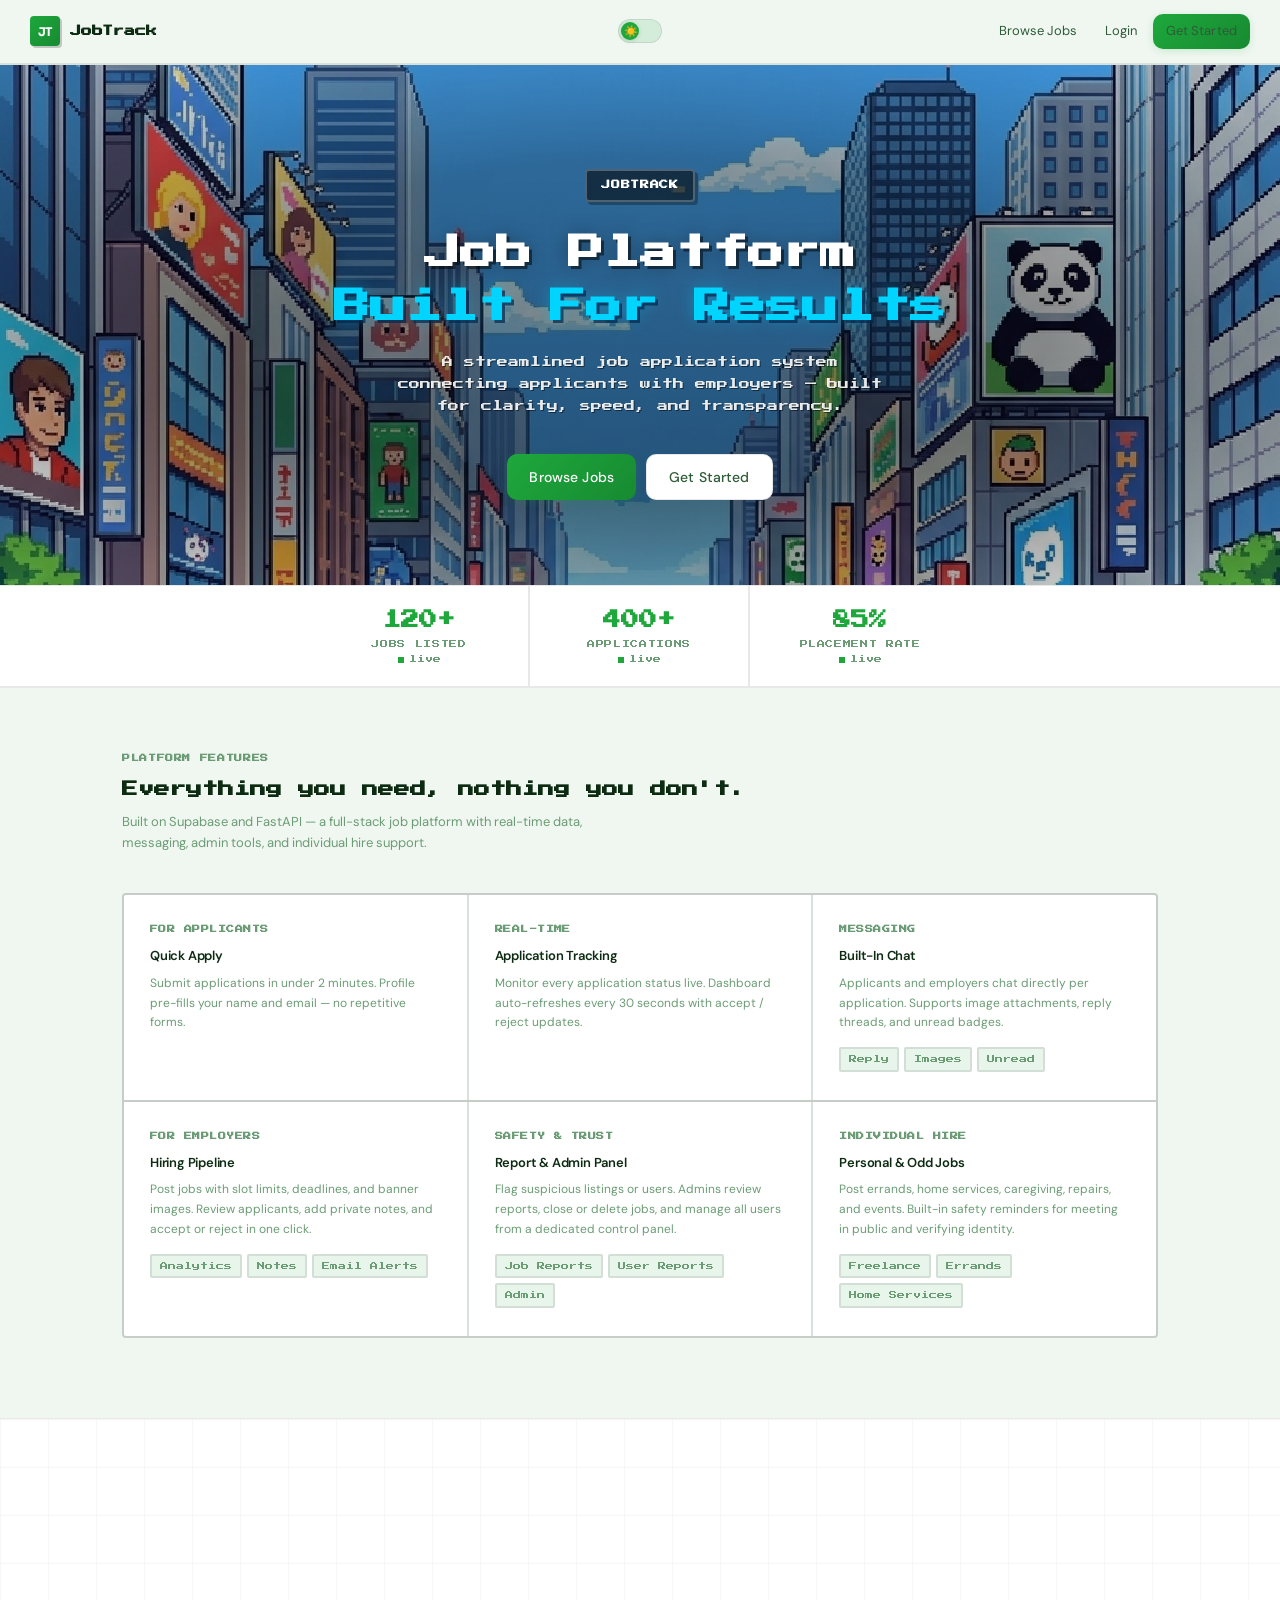
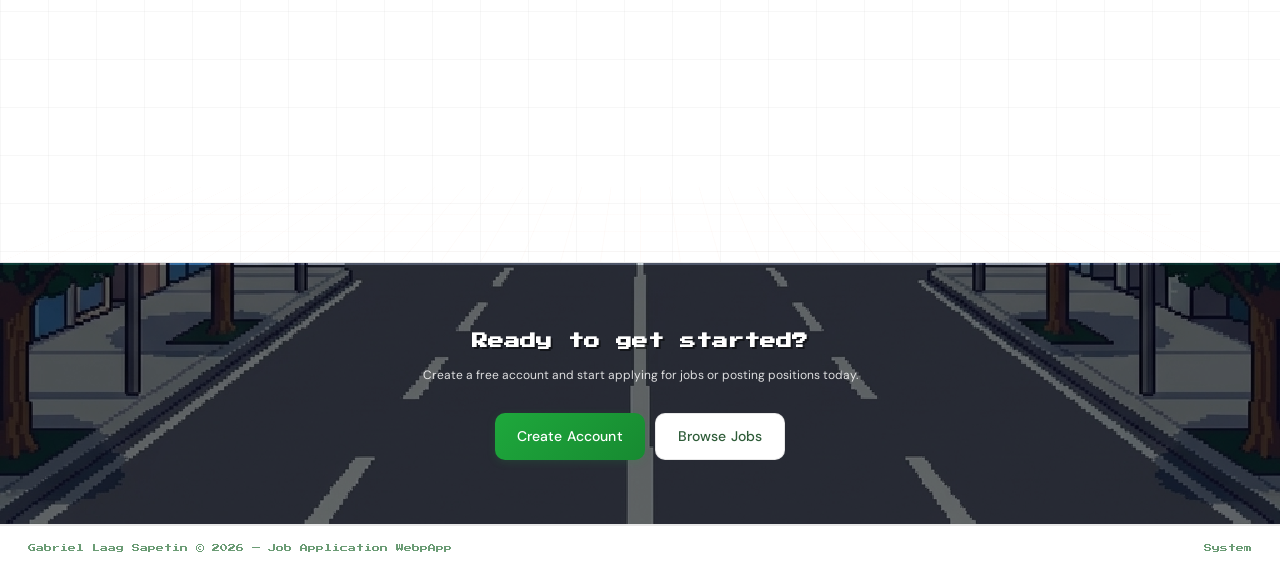
<file: job-application-system/frontend/index.html>
<!DOCTYPE html>
<html lang="en">

<head>
  <meta charset="UTF-8" />
  <meta name="viewport" content="width=device-width, initial-scale=1.0" />
  <title>JobTrack — Job Application System</title>
  <link rel="icon" type="image/svg+xml" href="favicon.svg" />
  <link href="https://fonts.googleapis.com/css2?family=Press+Start+2P&display=swap" rel="stylesheet" />
  <link rel="stylesheet" href="css/style.css" />
  <link rel="stylesheet" href="css/pages/features.css" />
  <style>
    @keyframes pulse {

      0%,
      100% {
        opacity: 1
      }

      50% {
        opacity: 0.5
      }
    }

    @keyframes floatY {

      0%,
      100% {
        transform: translateY(0px) rotate(-2deg)
      }

      50% {
        transform: translateY(-14px) rotate(2deg)
      }
    }

    @keyframes fadeUp {
      from {
        opacity: 0;
        transform: translateY(16px)
      }

      to {
        opacity: 1;
        transform: translateY(0)
      }
    }

    /* ── Nav ── */
    .nav-user-chip {
      display: flex;
      align-items: center;
      gap: 8px;
      padding: 5px 12px 5px 6px;
      background: var(--surface);
      border: 1px solid var(--border);
      border-radius: 100px;
      cursor: pointer;
      transition: all 0.15s;
      text-decoration: none;
    }

    .nav-user-chip:hover {
      border-color: rgba(255, 255, 255, 0.15);
      background: var(--surface2);
    }

    .nav-user-avatar {
      width: 24px;
      height: 24px;
      border-radius: 50%;
      background: var(--surface3);
      display: grid;
      place-items: center;
      font-size: 10px;
      font-weight: 700;
      color: var(--ink);
      overflow: hidden;
      flex-shrink: 0;
    }

    .nav-user-avatar img {
      width: 100%;
      height: 100%;
      object-fit: cover;
      border-radius: 50%;
    }

    .nav-user-name {
      font-size: 12px;
      font-weight: 500;
      color: var(--ink);
    }

    .nav-user-role {
      font-size: 10px;
      color: var(--ink-muted);
      font-family: var(--mono);
    }

    /* Center the theme toggle between logo and nav links */
    .landing-nav-center {
      position: absolute;
      left: 50%;
      transform: translateX(-50%);
      display: flex;
      align-items: center;
    }

    /* ── HERO ── */
    /* ── Pixel font ── */
    .pixel-font {
      font-family: 'Press Start 2P', monospace !important;
      image-rendering: pixelated;
    }

    .hero-section {
      padding: 100px 32px 80px;
      text-align: center;
      position: relative;
      overflow: hidden;
      border-bottom: none;
      background: url('images/pixel-bg.png') center 30% / cover no-repeat;
      background-attachment: scroll;
      min-height: 520px;
      image-rendering: pixelated;
    }

    .hero-grid-bg {
      position: absolute;
      inset: 0;
      background: linear-gradient(180deg, rgba(0, 0, 0, 0.35) 0%, rgba(0, 0, 0, 0.55) 100%);
      pointer-events: none;
    }

    .hero-left {
      position: relative;
      z-index: 2;
      animation: fadeUp 0.6s ease forwards;
    }

    .hero-eyebrow {
      display: inline-flex;
      align-items: center;
      gap: 8px;
      font-size: 9px;
      font-weight: 600;
      font-family: 'Press Start 2P', monospace;
      text-transform: uppercase;
      letter-spacing: 0.08em;
      color: #fff;
      margin-bottom: 24px;
      background: rgba(0, 0, 0, 0.55);
      border: 2px solid rgba(255, 255, 255, 0.25);
      padding: 7px 14px;
      border-radius: 4px;
      box-shadow: 3px 3px 0px rgba(0, 0, 0, 0.3);
    }

    .hero-eyebrow::before {
      display: none;
    }

    .hero-title {
      font-family: 'Press Start 2P', monospace;
      font-size: clamp(18px, 3.5vw, 36px);
      font-weight: 700;
      line-height: 1.5;
      letter-spacing: 0px;
      margin-bottom: 18px;
      color: #fff;
      text-shadow: 3px 3px 0px rgba(0, 0, 0, 0.5), 0 0 20px rgba(0, 0, 0, 0.3);
    }

    .hero-title .hl {
      color: #00d4ff;
      -webkit-text-fill-color: #00d4ff;
      background: none;
      -webkit-background-clip: unset;
      background-clip: unset;
      text-shadow: 3px 3px 0px rgba(0, 40, 80, 0.7), 0 0 16px rgba(0, 212, 255, 0.35);
    }

    .hero-sub {
      font-size: 11px;
      color: rgba(255, 255, 255, 0.9);
      line-height: 2;
      max-width: 500px;
      margin: 0 auto 36px;
      text-shadow: 1px 1px 0px rgba(0, 0, 0, 0.5);
      font-family: 'Press Start 2P', monospace;
    }

    .hero-cta {
      display: flex;
      gap: 10px;
      justify-content: center;
      flex-wrap: wrap;
    }

    /* ── Pan-Pan section (below features, above CTA) ── */
    .panpan-section {
      border-top: 1px solid var(--border);
      border-bottom: 1px solid var(--border);
      background: var(--surface);
      overflow: hidden;
      position: relative;
    }

    /* dark grid bg same style as hero */
    .panpan-section::before {
      content: "";
      position: absolute;
      inset: 0;
      background-image: linear-gradient(var(--border) 1px, transparent 1px), linear-gradient(90deg, var(--border) 1px, transparent 1px);
      background-size: 48px 48px;
      opacity: 0.35;
      pointer-events: none;
    }

    /* 3D floor grid at bottom */
    .panpan-section::after {
      content: "";
      position: absolute;
      bottom: 0;
      left: 0;
      right: 0;
      height: 180px;
      background:
        linear-gradient(rgba(232, 149, 109, 0.04) 1px, transparent 1px),
        linear-gradient(90deg, rgba(232, 149, 109, 0.04) 1px, transparent 1px);
      background-size: 40px 40px;
      transform: perspective(400px) rotateX(55deg);
      transform-origin: bottom center;
      pointer-events: none;
    }

    .panpan-inner {
      max-width: 1100px;
      margin: 0 auto;
      display: grid;
      grid-template-columns: 1fr 420px;
      align-items: center;
      gap: 0;
      position: relative;
      z-index: 2;
    }

    .panpan-text {
      padding: 64px 48px 64px 32px;
    }

    .panpan-eyebrow {
      font-size: 11px;
      font-weight: 600;
      font-family: var(--mono);
      text-transform: uppercase;
      letter-spacing: 0.12em;
      color: var(--ink-muted);
      margin-bottom: 14px;
    }

    .panpan-title {
      font-size: clamp(26px, 3.5vw, 40px);
      font-weight: 700;
      letter-spacing: -1.2px;
      line-height: 1.1;
      margin-bottom: 16px;
      color: var(--ink);
    }

    .panpan-name {
      color: var(--accent);
    }

    .panpan-sub {
      font-size: 14px;
      color: var(--ink-muted);
      line-height: 1.7;
      max-width: 380px;
      margin-bottom: 28px;
    }

    .panpan-svg-col {
      border-left: 1px solid var(--border);
      display: flex;
      align-items: flex-end;
      justify-content: center;
      padding: 32px 0 0;
      overflow: hidden;
      min-height: 340px;
      position: relative;
    }

    /* green glow behind Pan-Pan */
    .panpan-glow {
      position: absolute;
      width: 300px;
      height: 300px;
      border-radius: 50%;
      background: radial-gradient(circle, rgba(232, 149, 109, 0.07) 0%, transparent 70%);
      top: 50%;
      left: 50%;
      transform: translate(-50%, -50%);
      pointer-events: none;
    }

    .panpan-float-wrap {
      position: relative;
      z-index: 3;
      animation: floatY 4s ease-in-out infinite;
      filter: drop-shadow(0 20px 36px rgba(0, 0, 0, 0.55)) drop-shadow(0 6px 14px rgba(232, 149, 109, 0.08));
      width: 100%;
      max-width: 400px;
      display: flex;
      align-items: flex-end;
      justify-content: center;
    }

    .panpan-mascot-img {
      width: 100%;
      max-width: 300px;
      height: auto;
      object-fit: contain;
      pointer-events: none;
      user-select: none;
    }

    .panpan-floor-shadow {
      position: absolute;
      bottom: 8px;
      left: 50%;
      transform: translateX(-50%);
      width: 160px;
      height: 16px;
      background: radial-gradient(ellipse, rgba(0, 0, 0, 0.4) 0%, transparent 70%);
      border-radius: 50%;
      z-index: 2;
      animation: floatY 4s ease-in-out infinite reverse;
    }

    .panpan-name-tag {
      position: absolute;
      bottom: 16px;
      right: 16px;
      z-index: 4;
      font-size: 10px;
      font-family: var(--mono);
      color: var(--ink-muted);
      display: flex;
      align-items: center;
      gap: 5px;
    }

    .panpan-name-tag::before {
      content: "";
      width: 5px;
      height: 5px;
      border-radius: 50%;
      background: var(--green);
      animation: pulse 2s infinite;
    }

    /* ── Stats ── */
    .stats-bar {
      display: flex;
      justify-content: center;
      border-bottom: 2px solid var(--border);
      background: var(--surface);
    }

    .stats-bar-item {
      flex: 1;
      max-width: 220px;
      padding: 20px 24px;
      text-align: center;
      border-right: 2px solid var(--border);
    }

    .stats-bar-item:last-child {
      border-right: none;
    }

    .stats-bar-num {
      font-size: 18px;
      font-weight: 700;
      color: var(--accent);
      font-family: 'Press Start 2P', monospace;
      letter-spacing: 0px;
      margin-bottom: 3px;
    }

    .stats-bar-label {
      font-size: 8px;
      color: var(--ink-muted);
      text-transform: uppercase;
      letter-spacing: 0.08em;
      font-weight: 500;
      font-family: 'Press Start 2P', monospace;
    }

    .stats-live-badge {
      display: flex;
      align-items: center;
      justify-content: center;
      gap: 5px;
      font-size: 8px;
      font-family: 'Press Start 2P', monospace;
      color: var(--ink-muted);
      margin-top: 3px;
    }

    .stats-live-badge .dot {
      width: 6px;
      height: 6px;
      border-radius: 0;
      background: var(--green);
      animation: pulse 2s infinite;
    }

    .stat-updating {
      color: var(--ink) !important;
    }

    /* ── Features ── */
    .features-section {
      max-width: 1100px;
      margin: 0 auto;
      padding: 64px 32px 80px;
    }

    .features-label {
      font-size: 8px;
      font-weight: 600;
      font-family: 'Press Start 2P', monospace;
      text-transform: uppercase;
      letter-spacing: 0.08em;
      color: var(--ink-muted);
      margin-bottom: 12px;
    }

    .features-heading {
      font-size: 16px;
      font-weight: 700;
      letter-spacing: 0px;
      margin-bottom: 8px;
      color: var(--ink);
      font-family: 'Press Start 2P', monospace;
    }

    .features-sub {
      font-size: 13px;
      color: var(--ink-muted);
      line-height: 1.65;
      max-width: 480px;
      margin-bottom: 40px;
    }

    .feat-grid {
      display: grid;
      grid-template-columns: repeat(3, 1fr);
      gap: 2px;
      background: var(--border);
      border: 2px solid var(--border);
      border-radius: 4px 4px 0 0;
      overflow: hidden;
    }

    .feat-grid-bottom {
      display: grid;
      grid-template-columns: repeat(3, 1fr);
      gap: 2px;
      background: var(--border);
      border: 2px solid var(--border);
      border-top: none;
      border-radius: 0 0 4px 4px;
      overflow: hidden;
    }

    .feat-card {
      background: var(--surface);
      padding: 28px 26px;
      transition: background 0.15s;
    }

    .feat-card:hover {
      background: var(--surface2);
    }

    .feat-card-label {
      font-size: 8px;
      font-weight: 700;
      font-family: 'Press Start 2P', monospace;
      text-transform: uppercase;
      letter-spacing: 0.06em;
      color: var(--ink-muted);
      margin-bottom: 10px;
    }

    .feat-card h3 {
      font-size: 13px;
      font-weight: 600;
      color: var(--ink);
      letter-spacing: -0.2px;
      margin-bottom: 8px;
      line-height: 1.5;
    }

    .feat-card p {
      font-size: 12px;
      color: var(--ink-muted);
      line-height: 1.65;
    }

    .feat-tags {
      display: flex;
      flex-wrap: wrap;
      gap: 5px;
      margin-top: 14px;
    }

    .feat-tag {
      font-size: 8px;
      font-family: 'Press Start 2P', monospace;
      padding: 4px 8px;
      background: var(--surface2);
      border: 2px solid var(--border);
      border-radius: 2px;
      color: var(--ink-muted);
    }

    /* ── CTA ── */
    .cta-section {
      border-top: 2px solid var(--border);
      padding: 64px 32px;
      text-align: center;
      background: url('images/pixel-bg.png') center bottom / cover no-repeat;
      position: relative;
      image-rendering: pixelated;
    }

    .cta-section::before {
      content: '';
      position: absolute;
      inset: 0;
      background: rgba(0, 0, 0, 0.55);
      pointer-events: none;
    }

    .cta-section>* {
      position: relative;
      z-index: 2;
    }

    .cta-section h2 {
      font-size: 16px;
      font-weight: 700;
      letter-spacing: 0px;
      margin-bottom: 10px;
      color: #fff;
      font-family: 'Press Start 2P', monospace;
      text-shadow: 2px 2px 0px rgba(0, 0, 0, 0.5);
    }

    .cta-section p {
      font-size: 12px;
      color: rgba(255, 255, 255, 0.85);
      margin-bottom: 28px;
      line-height: 1.7;
    }

    .cta-btns {
      display: flex;
      gap: 10px;
      justify-content: center;
    }

    /* ── Footer ── */
    .landing-footer {
      border-top: 2px solid var(--border);
      padding: 16px 28px;
      display: flex;
      justify-content: space-between;
      align-items: center;
      background: var(--surface);
    }

    .landing-footer p {
      font-size: 8px;
      color: var(--ink-muted);
      font-family: 'Press Start 2P', monospace;
    }

    /* ── Responsive ── */
    @media (max-width:900px) {
      .hero-section {
        grid-template-columns: 1fr;
        min-height: auto;
        padding: 60px 20px 36px;
      }

      .hero-left {
        padding: 0;
      }

      .hero-right {
        min-height: 60vw;
        border-left: none;
        border-top: 1px solid var(--border);
      }

      .panpan-pointer {
        display: none;
      }

      .hero-sub {
        font-size: 9px;
      }

      .hero-title {
        font-size: clamp(14px, 4vw, 24px);
      }

      .panpan-inner {
        grid-template-columns: 1fr;
      }

      .panpan-svg-col {
        border-left: none;
        border-top: 1px solid var(--border);
        min-height: 260px;
      }

      .panpan-text {
        padding: 36px 24px 28px;
      }
    }

    @media (max-width:600px) {

      .feat-grid,
      .feat-grid-bottom {
        grid-template-columns: 1fr;
      }

      .hero-cta,
      .cta-btns {
        flex-direction: column;
        align-items: stretch;
      }

      .hero-cta .btn,
      .cta-btns .btn {
        justify-content: center;
      }

      .cta-btns {
        align-items: center;
      }

      .hero-section {
        padding: 36px 16px 28px;
        min-height: 400px;
      }

      .stats-bar-num {
        font-size: 14px;
      }

      .stats-bar-label {
        font-size: 7px;
      }

      .stats-bar-item {
        padding: 14px 12px;
      }

      .cta-section {
        padding: 36px 16px;
      }

      .cta-section h2 {
        font-size: 12px;
      }

      .features-section {
        padding: 36px 16px 48px;
      }

      .features-heading {
        font-size: 12px;
      }

      .hero-sub {
        font-size: 8px;
        line-height: 2.2;
      }

      .landing-footer {
        flex-direction: column;
        gap: 8px;
        text-align: center;
      }

      .landing-footer p {
        font-size: 7px;
      }
    }
  </style>
</head>

<body class="landing-body">

  <nav class="landing-nav" style="background:rgba(240,247,241,0.96);border-bottom:2px solid var(--border);position:relative;">
    <div class="landing-nav-logo">
      <div class="logo-box" style="border-radius:4px;box-shadow:2px 2px 0px rgba(0,0,0,0.2);">JT</div>
      <span style="font-family:'Press Start 2P', monospace;font-size:11px;">JobTrack</span>
    </div>
    <div class="landing-nav-center" id="landingThemeToggle"></div>
    <button class="landing-hamburger" id="landingHamburger" aria-label="Menu">
      <span></span><span></span><span></span>
    </button>
    <div class="landing-nav-links" id="navLinks"></div>
  </nav>

  <!-- HERO — centered -->
  <section class="hero-section animate-in">
    <div class="hero-grid-bg"></div>
    <div class="hero-left">
      <div class="hero-eyebrow">JobTrack</div>
      <h1 class="hero-title">Job Platform<br /><span class="hl">Built For Results</span></h1>
      <p class="hero-sub">A streamlined job application system connecting applicants with employers — built for clarity,
        speed, and transparency.</p>
      <div class="hero-cta">
        <a href="pages/jobs.html" class="btn btn-primary btn-lg">Browse Jobs</a>
        <a href="pages/register.html" class="btn btn-ghost btn-lg" id="ctaSecondary">Get Started</a>
      </div>
    </div>
  </section>

  <!-- STATS -->
  <div class="stats-bar animate-in">
    <div class="stats-bar-item">
      <div class="stats-bar-num" id="statJobs">--</div>
      <div class="stats-bar-label">Jobs Listed</div>
      <div class="stats-live-badge">
        <div class="dot"></div>live
      </div>
    </div>
    <div class="stats-bar-item">
      <div class="stats-bar-num" id="statApplicants">--</div>
      <div class="stats-bar-label">Applications</div>
      <div class="stats-live-badge">
        <div class="dot"></div>live
      </div>
    </div>
    <div class="stats-bar-item">
      <div class="stats-bar-num" id="statPlacement">--</div>
      <div class="stats-bar-label">Placement Rate</div>
      <div class="stats-live-badge">
        <div class="dot"></div>live
      </div>
    </div>
  </div>

  <!-- FEATURES -->
  <section class="features-section animate-in">
    <div class="features-label">Platform Features</div>
    <h2 class="features-heading">Everything you need, nothing you don't.</h2>
    <p class="features-sub">Built on Supabase and FastAPI — a full-stack job platform with real-time data, messaging,
      admin tools, and individual hire support.</p>
    <div class="feat-grid">
      <div class="feat-card">
        <div class="feat-card-label">For Applicants</div>
        <h3>Quick Apply</h3>
        <p>Submit applications in under 2 minutes. Profile pre-fills your name and email — no repetitive forms.</p>
      </div>
      <div class="feat-card">
        <div class="feat-card-label">Real-Time</div>
        <h3>Application Tracking</h3>
        <p>Monitor every application status live. Dashboard auto-refreshes every 30 seconds with accept / reject
          updates.</p>
      </div>
      <div class="feat-card">
        <div class="feat-card-label">Messaging</div>
        <h3>Built-In Chat</h3>
        <p>Applicants and employers chat directly per application. Supports image attachments, reply threads, and unread
          badges.</p>
        <div class="feat-tags">
          <span class="feat-tag">Reply</span>
          <span class="feat-tag">Images</span>
          <span class="feat-tag">Unread</span>
        </div>
      </div>
    </div>
    <div class="feat-grid-bottom">
      <div class="feat-card">
        <div class="feat-card-label">For Employers</div>
        <h3>Hiring Pipeline</h3>
        <p>Post jobs with slot limits, deadlines, and banner images. Review applicants, add private notes, and accept or
          reject in one click.</p>
        <div class="feat-tags">
          <span class="feat-tag">Analytics</span>
          <span class="feat-tag">Notes</span>
          <span class="feat-tag">Email Alerts</span>
        </div>
      </div>
      <div class="feat-card">
        <div class="feat-card-label">Safety &amp; Trust</div>
        <h3>Report &amp; Admin Panel</h3>
        <p>Flag suspicious listings or users. Admins review reports, close or delete jobs, and manage all users from a
          dedicated control panel.</p>
        <div class="feat-tags">
          <span class="feat-tag">Job Reports</span>
          <span class="feat-tag">User Reports</span>
          <span class="feat-tag">Admin</span>
        </div>
      </div>
      <div class="feat-card">
        <div class="feat-card-label">Individual Hire</div>
        <h3>Personal &amp; Odd Jobs</h3>
        <p>Post errands, home services, caregiving, repairs, and events. Built-in safety reminders for meeting in public
          and verifying identity.</p>
        <div class="feat-tags">
          <span class="feat-tag">Freelance</span>
          <span class="feat-tag">Errands</span>
          <span class="feat-tag">Home Services</span>
        </div>
      </div>
    </div>
  </section>


  <!-- PAN-PAN MASCOT SECTION -->
  <section class="panpan-section animate-in">
    <div class="panpan-inner">
      <div class="panpan-text">
        <div class="panpan-eyebrow">Meet Our Mascot</div>
        <h2 class="panpan-title">Say hello to<br /><span class="panpan-name">Pan-Pan</span> 🐼</h2>
        <p class="panpan-sub">Pan-Pan is JobTrack's friendly panda — always at the desk, reviewing applications, and
          making sure every applicant finds their perfect match.</p>
        <a href="pages/register.html" class="btn btn-primary">Start Your Journey →</a>
      </div>
      <div class="panpan-svg-col">
        <div class="panpan-glow"></div>
        <div class="panpan-float-wrap">
          <img src="images/panpan.png" alt="Pan-Pan the JobTrack mascot" class="panpan-mascot-img" />
        </div>
        <div class="panpan-floor-shadow"></div>
        <div class="panpan-name-tag">Pan-Pan · JobTrack mascot</div>
      </div>
    </div>
  </section>

  <!-- CTA -->
  <section class="cta-section animate-in">
    <h2>Ready to get started?</h2>
    <p>Create a free account and start applying for jobs or posting positions today.</p>
    <div class="cta-btns">
      <a href="pages/register.html" class="btn btn-primary btn-lg">Create Account</a>
      <a href="pages/jobs.html" class="btn btn-ghost btn-lg">Browse Jobs</a>
    </div>
  </section>

  <footer class="landing-footer">
    <p>Gabriel Laag Sapetin &copy; 2026 &mdash; Job Application WebpApp</p>
    <p>System</p>
  </footer>

  <script src="js/config.js"></script>
  <script src="js/main.js"></script>
  <script>
    const user = getUser();
    const navLinks = document.getElementById("navLinks");
    if (user) {
      navLinks.innerHTML =
        '<a href="pages/jobs.html" style="font-size:13px;color:var(--ink-soft);padding:6px 12px;border-radius:var(--radius);transition:all 0.15s;">Browse Jobs</a>' +
        '<a href="pages/dashboard.html" class="nav-user-chip">' +
        '<div class="nav-user-avatar">' + (user.profile_pic ? '<img src="' + user.profile_pic + '" onerror="this.parentElement.textContent=\'\'"/>' : user.name[0].toUpperCase()) + '</div>' +
        '<div><div class="nav-user-name">' + user.name + '</div><div class="nav-user-role">' + user.role + '</div></div>' +
        '</a>' +
        '<button onclick="logout()" class="btn btn-ghost btn-sm" style="font-size:12px;">Sign Out</button>';
      const cta = document.getElementById("ctaSecondary");
      cta.textContent = user.role === "employer" ? "Go to Dashboard" : "My Dashboard";
      cta.href = "pages/dashboard.html";
    } else {
      navLinks.innerHTML =
        '<a href="pages/jobs.html" style="font-size:13px;color:var(--ink-soft);padding:6px 12px;border-radius:var(--radius);transition:all 0.15s;">Browse Jobs</a>' +
        '<a href="pages/login.html" style="font-size:13px;color:var(--ink-soft);padding:6px 12px;border-radius:var(--radius);transition:all 0.15s;">Login</a>' +
        '<a href="pages/register.html" class="btn btn-primary btn-sm">Get Started</a>';
    }

    function countUp(el, target, suffix) {
      suffix = suffix || "";
      if (!el) return;
      var duration = 1200, start = performance.now(), from = parseInt(el.textContent.replace(/[^0-9]/g, "")) || 0;
      el.classList.add("stat-updating");
      function step(now) {
        var p = Math.min((now - start) / duration, 1), e = 1 - Math.pow(1 - p, 3);
        el.textContent = Math.round(from + (target - from) * e) + suffix;
        if (p < 1) requestAnimationFrame(step); else el.classList.remove("stat-updating");
      }
      requestAnimationFrame(step);
    }

    async function fetchLiveStats() {
      try {
        var jobRes = await fetch(((window.JT_CONFIG && window.JT_CONFIG.API_BASE) || "http://localhost:8000") + "/jobs/stats").then(function (r) { return r.json(); }).catch(function () { return null; });
        var appRes = await fetch(((window.JT_CONFIG && window.JT_CONFIG.API_BASE) || "http://localhost:8000") + "/applications/public").then(function (r) { return r.json(); }).catch(function () { return null; });
        var jobs = (jobRes && jobRes.job_count) ? jobRes.job_count : 0;
        var total = (appRes && appRes.total) ? appRes.total : 0;
        var accepted = (appRes && appRes.accepted) ? appRes.accepted : 0;
        var placement = total > 0 ? Math.round((accepted / total) * 100) : 85;
        countUp(document.getElementById("statJobs"), jobs || 120, "+");
        countUp(document.getElementById("statApplicants"), total || 400, "+");
        countUp(document.getElementById("statPlacement"), placement, "%");
      } catch (e) {
        countUp(document.getElementById("statJobs"), 120, "+");
        countUp(document.getElementById("statApplicants"), 400, "+");
        countUp(document.getElementById("statPlacement"), 85, "%");
      }
    }
    fetchLiveStats();
    setInterval(fetchLiveStats, 30000);

    // Landing hamburger toggle for mobile
    (function () {
      var hamburger = document.getElementById('landingHamburger');
      var navLinks = document.getElementById('navLinks');
      if (hamburger && navLinks) {
        hamburger.addEventListener('click', function () {
          hamburger.classList.toggle('open');
          navLinks.classList.toggle('open');
        });
        // Close menu when clicking a link
        navLinks.addEventListener('click', function (e) {
          if (e.target.tagName === 'A' || e.target.tagName === 'BUTTON') {
            hamburger.classList.remove('open');
            navLinks.classList.remove('open');
          }
        });
        // Close menu when clicking outside
        document.addEventListener('click', function (e) {
          if (!hamburger.contains(e.target) && !navLinks.contains(e.target)) {
            hamburger.classList.remove('open');
            navLinks.classList.remove('open');
          }
        });
      }
    })();
  </script>
  <script src="js/features.js"></script>
  <script>renderThemeToggle('landingThemeToggle');</script>
</body>

</html>
</file>
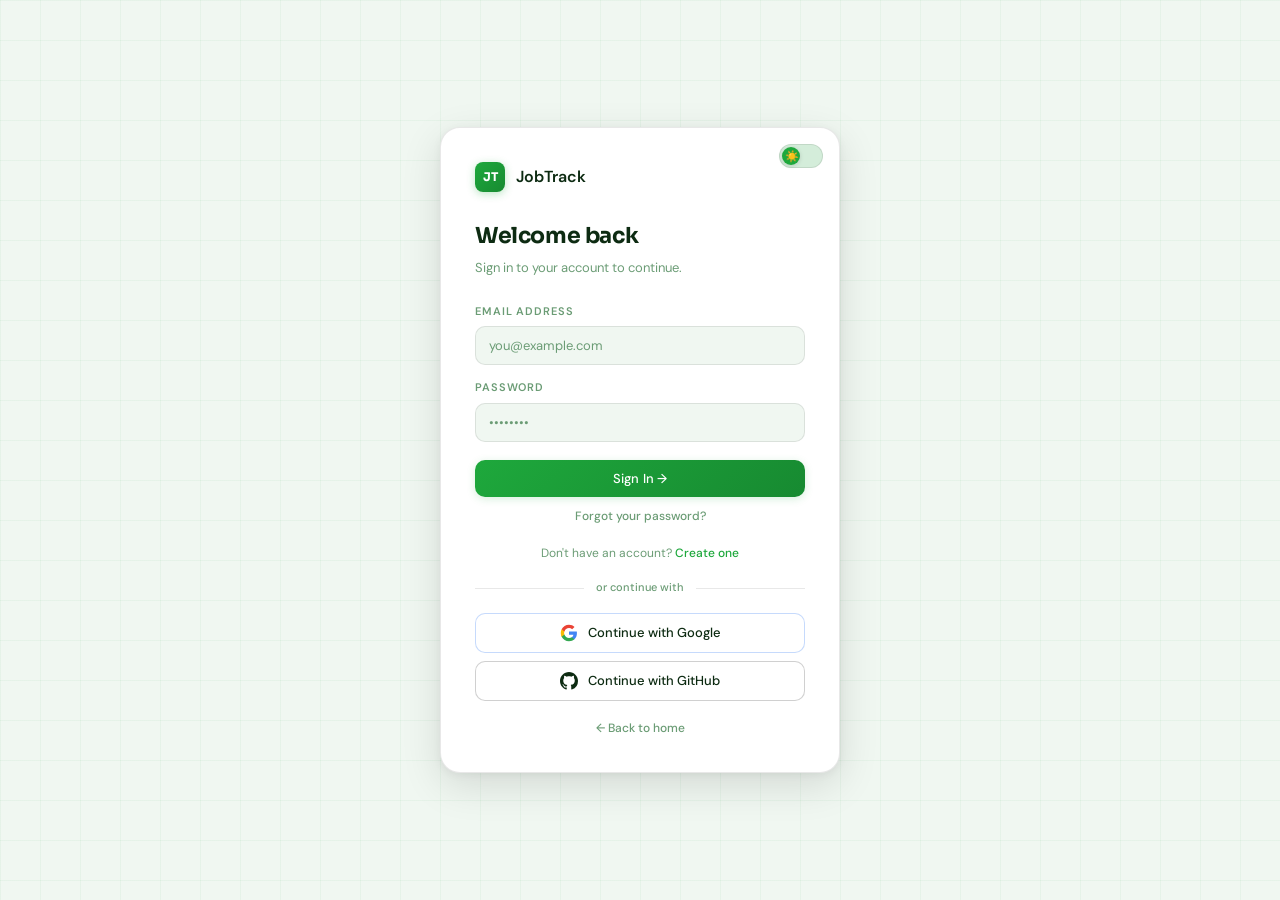
<file: job-application-system/frontend/pages/admin.html>
<!DOCTYPE html>
<html lang="en">
<head>
  <meta charset="UTF-8"/>
  <meta name="viewport" content="width=device-width, initial-scale=1.0"/>
  <title>Admin Panel — JobTrack</title>
  <link rel="icon" type="image/svg+xml" href="../favicon.svg" />
  <link rel="stylesheet" href="../css/style.css"/>
  <link rel="stylesheet" href="../css/pages/features.css"/>
  <style>
    .tab-panel{display:none!important;}.tab-panel.active{display:block!important;}
    .admin-topbar{height:52px;border-bottom:1px solid var(--border);display:flex;align-items:center;justify-content:space-between;padding:0 24px;position:sticky;top:0;z-index:40;background:rgba(10,10,10,0.95);backdrop-filter:blur(8px);}
    .admin-badge{display:inline-flex;align-items:center;gap:6px;background:rgba(255,68,68,0.1);border:1px solid rgba(255,68,68,0.3);color:var(--red);padding:4px 10px;border-radius:100px;font-size:11px;font-weight:700;font-family:var(--mono);text-transform:uppercase;letter-spacing:0.08em;}
    .stat-cards{display:grid;grid-template-columns:repeat(4,1fr);gap:10px;margin-bottom:20px;}
    .stat-card{background:var(--surface);border:1px solid var(--border);border-radius:var(--radius-lg);padding:16px 18px;position:relative;overflow:hidden;transition:border-color 0.15s;}
    .stat-card::before{content:'';position:absolute;top:0;left:0;right:0;height:2px;background:var(--border);}
    .stat-card.c-red::before{background:var(--red);}
    .stat-card.c-gold::before{background:var(--gold);}
    .stat-card.c-green::before{background:var(--green);}
    .stat-card.c-blue::before{background:var(--accent3);}
    .stat-card-label{font-size:10px;font-weight:600;text-transform:uppercase;letter-spacing:0.08em;color:var(--ink-muted);margin-bottom:8px;}
    .stat-card-num{font-size:32px;font-weight:700;font-family:var(--mono);letter-spacing:-1.5px;color:var(--ink);line-height:1;}
    .stat-card-sub{font-size:11px;color:var(--ink-muted);margin-top:6px;font-family:var(--mono);}
    .panel{background:var(--surface);border:1px solid var(--border);border-radius:var(--radius-lg);overflow:hidden;margin-bottom:14px;}
    .panel-header{display:flex;align-items:center;justify-content:space-between;padding:12px 18px;border-bottom:1px solid var(--border);background:var(--surface2);}
    .panel-header h3{font-size:13px;font-weight:600;}
    .pill{display:inline-flex;align-items:center;gap:4px;padding:3px 8px;border-radius:100px;font-size:11px;font-weight:600;font-family:var(--mono);text-transform:uppercase;}
    .pill::before{content:'';width:4px;height:4px;border-radius:50%;background:currentColor;}
    .pill-pending{background:rgba(255,204,68,0.12);color:var(--gold);}
    .pill-reviewed{background:rgba(77,159,255,0.12);color:var(--accent3);}
    .pill-actioned{background:rgba(68,221,136,0.12);color:var(--green);}
    .pill-dismissed{background:rgba(255,255,255,0.06);color:var(--ink-muted);}
    .pill-open{background:rgba(68,221,136,0.12);color:var(--green);}
    .pill-closed{background:rgba(255,68,68,0.12);color:var(--red);}
    .pill-full{background:rgba(255,204,68,0.12);color:var(--gold);}
    .pill-applicant{background:rgba(77,159,255,0.1);color:var(--accent3);}
    .pill-employer{background:rgba(127,255,0,0.1);color:var(--accent);}
    .pill-admin{background:rgba(255,68,68,0.1);color:var(--red);}
    .report-card{background:var(--surface);border:1px solid var(--border);border-radius:var(--radius-lg);padding:16px 18px;margin-bottom:10px;transition:border-color 0.15s;}
    .report-card:hover{border-color:rgba(255,255,255,0.12);}
    .report-card.urgent{border-color:rgba(255,68,68,0.3);background:rgba(255,68,68,0.03);}
    .rc-header{display:flex;align-items:flex-start;justify-content:space-between;gap:12px;margin-bottom:10px;}
    .rc-job{font-size:14px;font-weight:600;margin-bottom:2px;}
    .rc-company{font-size:12px;color:var(--ink-muted);}
    .rc-reason{display:inline-flex;align-items:center;gap:5px;font-size:11px;font-weight:600;font-family:var(--mono);background:rgba(255,68,68,0.08);border:1px solid rgba(255,68,68,0.2);color:var(--red);padding:3px 9px;border-radius:100px;margin-bottom:8px;}
    .rc-details{font-size:13px;color:var(--ink-soft);background:var(--surface2);border:1px solid var(--border);border-radius:var(--radius);padding:10px 12px;margin-bottom:10px;font-style:italic;}
    .rc-meta{display:flex;align-items:center;gap:12px;font-size:11px;color:var(--ink-muted);font-family:var(--mono);}
    .rc-actions{display:flex;gap:6px;flex-wrap:wrap;margin-top:10px;}
    .notes-input{width:100%;background:var(--surface2);border:1px solid var(--border);border-radius:var(--radius);color:var(--ink);padding:8px 10px;font-family:var(--font);font-size:12px;resize:none;min-height:60px;outline:none;margin-top:8px;transition:border-color 0.15s;}
    .notes-input:focus{border-color:rgba(255,255,255,0.2);}
    .filter-bar{display:flex;gap:8px;padding:12px 18px;border-bottom:1px solid var(--border);flex-wrap:wrap;}
    .filter-btn{padding:5px 12px;background:none;border:1px solid var(--border);border-radius:100px;font-size:12px;color:var(--ink-muted);cursor:pointer;transition:all 0.15s;font-family:var(--font);}
    .filter-btn:hover{background:var(--surface2);color:var(--ink);}
    .filter-btn.active{background:var(--surface3);color:var(--ink);border-color:rgba(255,255,255,0.2);}
    .data-table{width:100%;border-collapse:collapse;}
    .data-table th{text-align:left;padding:10px 16px;font-size:10px;font-weight:700;text-transform:uppercase;letter-spacing:0.1em;color:var(--ink-muted);border-bottom:1px solid var(--border);}
    .data-table td{padding:10px 16px;border-bottom:1px solid rgba(255,255,255,0.04);font-size:13px;color:var(--ink);vertical-align:middle;}
    .data-table tr:last-child td{border-bottom:none;}
    .data-table tr:hover td{background:var(--surface2);}
    .empty-msg{text-align:center;padding:40px;color:var(--ink-muted);font-family:var(--mono);font-size:12px;}
    @media(max-width:900px){.stat-cards{grid-template-columns:1fr 1fr;}.admin-topbar{display:none!important;}}
  </style>
</head>
<body>
<div class="app-layout">
  <div class="mobile-topbar">
    <div class="mobile-topbar-logo"><div class="logo-box">JT</div><span>Admin</span></div>
    <button class="hamburger" id="hamburgerBtn"><span></span><span></span><span></span></button>
  </div>
  <div class="sidebar-overlay" id="sidebarOverlay"></div>

  <aside class="sidebar">
    <div class="sidebar-logo">
      <div class="sidebar-logo-icon">JT</div>
      <div class="sidebar-logo-text">JobTrack <span style="color:var(--red);">/ Admin</span></div>
    </div>
    <div class="sidebar-section">
      <div class="sidebar-section-label">Navigation</div>
      <nav class="sidebar-nav">
        <a href="../index.html" class="sidebar-link"><span class="icon">⌂</span> Home</a>
        <a href="jobs.html" class="sidebar-link"><span class="icon">◈</span> Browse Jobs</a>
        <a href="dashboard.html" class="sidebar-link"><span class="icon">▦</span> Dashboard</a>
      </nav>
    </div>
    <div class="sidebar-section" style="margin-top:8px;">
      <div class="sidebar-section-label">Admin Panel</div>
      <nav class="sidebar-nav">
        <button class="sidebar-link active adm-tab-btn" onclick="showTab('tabReports',this)"><span class="icon">🚩</span> Reports <span class="sidebar-badge" id="reportsBadge">0</span></button>
        <button class="sidebar-link adm-tab-btn" onclick="showTab('tabUserReports',this)"><span class="icon">🚨</span> User Reports <span class="sidebar-badge" id="userReportsBadge">0</span></button>
        <button class="sidebar-link adm-tab-btn" onclick="showTab('tabJobs',this)"><span class="icon">📌</span> All Jobs</button>
        <button class="sidebar-link adm-tab-btn" onclick="showTab('tabUsers',this)"><span class="icon">👥</span> All Users</button>
        <button class="sidebar-link adm-tab-btn" onclick="showTab('tabIdVerif',this);loadIdVerifications()"><span class="icon">🪪</span> ID Verifications <span class="sidebar-badge" id="idVerifBadge">0</span></button>
        <button class="sidebar-link adm-tab-btn" onclick="showTab('tabStats',this)"><span class="icon">📊</span> Overview</button>
      </nav>
    </div>
    <div class="sidebar-bottom">
      <div class="sidebar-user" id="sidebarUser"></div>
      <button class="sidebar-link" onclick="logout()" style="color:var(--red);margin-top:4px;"><span class="icon">→</span> Sign Out</button>
    </div>
  </aside>

  <div class="main-content">
    <div class="admin-topbar">
      <div style="display:flex;align-items:center;gap:10px;">
        <span class="admin-badge">🔐 Admin</span>
        <span style="font-size:13px;color:var(--ink-muted);font-family:var(--mono);">JobTrack Control Panel</span>
      </div>
      <button class="btn btn-ghost btn-sm" onclick="loadAll()">↻ Refresh</button>
    </div>

    <div class="content-area">

      <!-- ── REPORTS TAB ── -->
      <div id="tabReports" class="tab-panel active">
        <div class="panel">
          <div class="panel-header">
            <h3>🚩 Job Reports</h3>
            <span style="font-size:12px;color:var(--ink-muted);">Review and take action on flagged listings</span>
          </div>
          <div class="filter-bar" id="reportFilterBar">
            <button class="filter-btn active" onclick="filterReports('',this)">All</button>
            <button class="filter-btn" onclick="filterReports('pending',this)">Pending</button>
            <button class="filter-btn" onclick="filterReports('reviewed',this)">Reviewed</button>
            <button class="filter-btn" onclick="filterReports('actioned',this)">Actioned</button>
            <button class="filter-btn" onclick="filterReports('dismissed',this)">Dismissed</button>
          </div>
          <div style="padding:16px;" id="reportsContainer">
            <div class="empty-msg">Loading reports...</div>
          </div>
        </div>
      </div>

      <!-- ── USER REPORTS TAB ── -->
      <div id="tabUserReports" class="tab-panel">
        <div class="panel">
          <div class="panel-header">
            <h3>🚨 User Reports</h3>
            <span style="font-size:12px;color:var(--ink-muted);">Reports against specific users</span>
          </div>
          <div class="filter-bar" id="userReportFilterBar">
            <button class="filter-btn active" onclick="filterUserReports('',this)">All</button>
            <button class="filter-btn" onclick="filterUserReports('pending',this)">Pending</button>
            <button class="filter-btn" onclick="filterUserReports('reviewed',this)">Reviewed</button>
            <button class="filter-btn" onclick="filterUserReports('actioned',this)">Actioned</button>
            <button class="filter-btn" onclick="filterUserReports('dismissed',this)">Dismissed</button>
          </div>
          <div style="padding:16px;" id="userReportsContainer">
            <div class="empty-msg">Loading...</div>
          </div>
        </div>
      </div>

      <!-- ── JOBS TAB ── -->
      <div id="tabJobs" class="tab-panel">
        <div class="panel">
          <div class="panel-header">
            <h3>📌 All Job Listings</h3>
            <input type="text" id="jobSearchAdmin" placeholder="Search..." oninput="filterJobsAdmin()" style="background:var(--surface3);border:1px solid var(--border);border-radius:var(--radius);color:var(--ink);padding:6px 10px;font-size:12px;outline:none;width:200px;"/>
          </div>
          <div style="overflow-x:auto;">
            <table class="data-table" id="jobsAdminTable">
              <thead><tr><th>Title</th><th>Company</th><th>Category</th><th>Apps</th><th>Views</th><th>Status</th><th>Posted</th><th>Actions</th></tr></thead>
              <tbody id="jobsAdminBody"><tr><td colspan="8" class="empty-msg">Loading...</td></tr></tbody>
            </table>
          </div>
        </div>
      </div>

      <!-- ── USERS TAB ── -->
      <div id="tabUsers" class="tab-panel">
        <div class="panel">
          <div class="panel-header">
            <h3>👥 All Users</h3>
            <input type="text" id="userSearch" placeholder="Search..." oninput="filterUsersAdmin()" style="background:var(--surface3);border:1px solid var(--border);border-radius:var(--radius);color:var(--ink);padding:6px 10px;font-size:12px;outline:none;width:200px;"/>
          </div>
          <div style="overflow-x:auto;">
            <table class="data-table">
              <thead><tr><th>Name</th><th>Email</th><th>Role</th><th>Joined</th><th>Actions</th></tr></thead>
              <tbody id="usersAdminBody"><tr><td colspan="5" class="empty-msg">Loading...</td></tr></tbody>
            </table>
          </div>
        </div>
      </div>

      <!-- ── ID VERIFICATIONS TAB ── -->
      <div id="tabIdVerif" class="tab-panel">
        <div class="panel">
          <div class="panel-header">
            <h3>🪪 ID Verification Submissions</h3>
            <span style="font-size:12px;color:var(--ink-muted);">Review employer ID submissions and grant verification</span>
          </div>
          <div class="filter-bar">
            <button class="filter-btn active" onclick="filterIdVerif('',this)">All</button>
            <button class="filter-btn" onclick="filterIdVerif('pending',this)">Pending</button>
            <button class="filter-btn" onclick="filterIdVerif('approved',this)">Approved</button>
            <button class="filter-btn" onclick="filterIdVerif('rejected',this)">Rejected</button>
          </div>
          <div style="padding:16px;" id="idVerifContainer">
            <div class="empty-msg">Loading...</div>
          </div>
        </div>
      </div>

      <!-- ── STATS TAB ── -->
      <div id="tabStats" class="tab-panel">
        <div class="stat-cards" id="statsCards">
          <div class="stat-card c-blue"><div class="stat-card-label">Total Users</div><div class="stat-card-num" id="stUsers">—</div><div class="stat-card-sub" id="stUsersSub"></div></div>
          <div class="stat-card c-green"><div class="stat-card-label">Total Jobs</div><div class="stat-card-num" id="stJobs">—</div><div class="stat-card-sub" id="stJobsSub"></div></div>
          <div class="stat-card c-gold"><div class="stat-card-label">Applications</div><div class="stat-card-num" id="stApps">—</div><div class="stat-card-sub" id="stAppsSub"></div></div>
          <div class="stat-card c-red"><div class="stat-card-label">Reports</div><div class="stat-card-num" id="stReports">—</div><div class="stat-card-sub" id="stReportsSub"></div></div>
        </div>
        <div class="panel">
          <div class="panel-header"><h3>Platform Summary</h3></div>
          <div style="padding:18px;" id="statsSummary"><div class="empty-msg">Loading...</div></div>
        </div>
      </div>

    </div>
  </div>
</div>

<!-- Report Action Modal -->
<div class="modal-overlay" id="reportActionModal">
  <div class="modal-box" style="max-width:460px;">
    <div class="modal-header">
      <h3>Update Report</h3>
      <button class="modal-close" onclick="document.getElementById('reportActionModal').classList.remove('open')">✕</button>
    </div>
    <div class="modal-body">
      <div id="ramAlert" class="alert"></div>
      <input type="hidden" id="ramReportId"/>
      <div class="form-group">
        <label>Status</label>
        <select id="ramStatus">
          <option value="pending">Pending</option>
          <option value="reviewed">Reviewed</option>
          <option value="actioned">Actioned (removed/warned)</option>
          <option value="dismissed">Dismissed</option>
        </select>
      </div>
      <div class="form-group">
        <label>Admin Notes</label>
        <textarea id="ramNotes" placeholder="Notes about what action was taken..." style="min-height:80px;"></textarea>
      </div>
    </div>
    <div class="modal-footer">
      <button class="btn btn-ghost btn-sm" onclick="document.getElementById('reportActionModal').classList.remove('open')">Cancel</button>
      <button class="btn btn-primary btn-sm" onclick="saveReportAction()">Save →</button>
    </div>
  </div>
</div>

<script src="../js/config.js"></script>
<script src="../js/main.js"></script>
<script>
const API = (window.JT_CONFIG && window.JT_CONFIG.API_BASE) || "http://localhost:8000";
const user = getUser();
if (!user || user.role !== "admin") {
  alert("Admin access only.");
  window.location.href = "login.html";
}

document.getElementById("sidebarUser").innerHTML = `
  <div class="sidebar-avatar">${user.name[0].toUpperCase()}</div>
  <div class="sidebar-user-info">
    <div class="sidebar-user-name">${user.name}</div>
    <div class="sidebar-user-role" style="color:var(--red);">admin</div>
  </div>`;

// ── Tab switching ────────────────────────────────────────
function showTab(id, btn) {
  document.querySelectorAll(".tab-panel").forEach(t => t.classList.remove("active"));
  document.querySelectorAll(".adm-tab-btn").forEach(b => b.classList.remove("active"));
  document.getElementById(id).classList.add("active");
  if (btn) btn.classList.add("active");
}

// ── Data stores ──────────────────────────────────────────
let _reports = [], _jobs = [], _users = [], _reportFilter = "";

// ── Load everything ──────────────────────────────────────
async function loadAll() {
  await Promise.all([loadReports(), loadUserReports(), loadJobsAdmin(), loadUsersAdmin(), loadStats(), loadIdVerifCount()]);
  }



// ── REPORTS ─────────────────────────────────────────────
async function loadReports() {
  try {
    _reports = await api("/admin/reports");
    const pending = _reports.filter(r => r.status === "pending").length;
    document.getElementById("reportsBadge").textContent = pending || _reports.length;
    renderReports();
  } catch(e) {
    document.getElementById("reportsContainer").innerHTML = `<div class="empty-msg" style="color:var(--red);">Error: ${e.message}</div>`;
  }
}

function filterReports(status, btn) {
  _reportFilter = status;
  document.querySelectorAll("#reportFilterBar .filter-btn").forEach(b => b.classList.remove("active"));
  if (btn) btn.classList.add("active");
  renderReports();
}

const REASON_LABELS = {
  fee: "Asked for fee", fake: "Fake listing", data: "Data harvesting",
  unpaid: "Unpaid work / ghosted", scam: "Scam / fraud", other: "Other"
};

function renderReports() {
  const container = document.getElementById("reportsContainer");
  const list = _reportFilter ? _reports.filter(r => r.status === _reportFilter) : _reports;
  if (!list.length) {
    container.innerHTML = `<div class="empty-msg">No reports${_reportFilter ? " with status: " + _reportFilter : ""}.</div>`;
    return;
  }
  container.innerHTML = list.map(r => {
    const job = r.jobs || {};
    const reporter = r.users || {};
    const date = r.created_at ? r.created_at.split("T")[0] : "—";
    const isUrgent = r.status === "pending" && (r.reason === "scam" || r.reason === "fee");
    return `<div class="report-card${isUrgent ? " urgent" : ""}">
      <div class="rc-header">
        <div>
          <div class="rc-job">${job.title || "Unknown Job"} <span style="font-size:11px;color:var(--ink-muted);">#${job.id || r.job_id}</span></div>
          <div class="rc-company">${job.company || "—"} · Job status: <span class="pill pill-${job.status||"open"}">${job.status||"open"}</span></div>
        </div>
        <span class="pill pill-${r.status}">${r.status}</span>
      </div>
      <div class="rc-reason">⚠ ${REASON_LABELS[r.reason] || r.reason}</div>
      ${r.details ? `<div class="rc-details">"${r.details}"</div>` : ""}
      <div class="rc-meta">
        <span>📅 ${date}</span>
        ${reporter.name ? `<span>👤 Reported by: ${reporter.name} (${reporter.email})</span>` : "<span>👤 Anonymous</span>"}
        ${r.admin_notes ? `<span>📝 Note: ${r.admin_notes}</span>` : ""}
      </div>
      <div class="rc-actions">
        <button class="btn btn-ghost btn-sm" style="color:var(--accent3);border-color:rgba(77,159,255,0.3);" onclick="openReportAction(${r.id}, '${r.status}', \`${(r.admin_notes||"").replace(/`/g,"'")}\`)">Update Status</button>
        ${job.status !== "closed" ? `<button class="btn btn-warning btn-sm" onclick="adminCloseJob(${job.id||r.job_id}, ${r.id})">Close Job</button>` : ""}
        <button class="btn btn-danger btn-sm" onclick="adminDeleteJob(${job.id||r.job_id}, ${r.id})">Delete Job</button>
        <button class="btn btn-ghost btn-sm" onclick="deleteReport(${r.id})" style="color:var(--ink-muted);">Dismiss Report</button>
      </div>
    </div>`;
  }).join("");
}

function openReportAction(reportId, currentStatus, currentNotes) {
  document.getElementById("ramReportId").value = reportId;
  document.getElementById("ramStatus").value = currentStatus;
  document.getElementById("ramNotes").value = currentNotes || "";
  document.getElementById("ramAlert").className = "alert";
  document.getElementById("ramAlert").innerHTML = "";
  document.getElementById("reportActionModal").classList.add("open");
}

async function saveReportAction() {
  const id = document.getElementById("ramReportId").value;
  const status = document.getElementById("ramStatus").value;
  const notes = document.getElementById("ramNotes").value.trim() || null;
  try {
    await api(`/admin/reports/${id}`, "PATCH", { status, admin_notes: notes });
    showAlert("ramAlert", "✓ Report updated.", "success");
    setTimeout(() => { document.getElementById("reportActionModal").classList.remove("open"); loadReports(); }, 1000);
  } catch(e) { showAlert("ramAlert", e.message, "error"); }
}

async function deleteReport(id) {
  if (!await showConfirm("Dismiss Report", "Mark this report as handled and remove it?")) return;
  try { await api(`/admin/reports/${id}`, "DELETE"); loadReports(); }
  catch(e) { alert(e.message); }
}

async function adminCloseJob(jobId, reportId) {
  if (!await showConfirm("Close Job", "Close this job listing? Applicants can no longer apply.")) return;
  try {
    await api(`/admin/jobs/${jobId}/status?status=closed`, "PATCH");
    await api(`/admin/reports/${reportId}`, "PATCH", { status: "actioned", admin_notes: "Job closed by admin." });
    loadAll();
  } catch(e) { alert(e.message); }
}

async function adminDeleteJob(jobId, reportId) {
  if (!await showConfirm("Delete Job", "Permanently delete this job listing? This cannot be undone.")) return;
  try {
    await api(`/admin/jobs/${jobId}`, "DELETE");
    await api(`/admin/reports/${reportId}`, "PATCH", { status: "actioned", admin_notes: "Job deleted by admin." });
    loadAll();
  } catch(e) { alert(e.message); }
}

// ── JOBS ────────────────────────────────────────────────
async function loadJobsAdmin() {
  try {
    _jobs = await api("/admin/jobs");
    renderJobsAdmin(_jobs);
  } catch(e) {
    document.getElementById("jobsAdminBody").innerHTML = `<tr><td colspan="8" class="empty-msg" style="color:var(--red);">Error: ${e.message}</td></tr>`;
  }
}

function filterJobsAdmin() {
  const q = document.getElementById("jobSearchAdmin").value.toLowerCase();
  renderJobsAdmin(_jobs.filter(j => j.title.toLowerCase().includes(q) || j.company.toLowerCase().includes(q)));
}

function renderJobsAdmin(jobs) {
  const tbody = document.getElementById("jobsAdminBody");
  if (!jobs.length) { tbody.innerHTML = `<tr><td colspan="8" class="empty-msg">No jobs found.</td></tr>`; return; }
  tbody.innerHTML = jobs.map(j => {
    const date = j.created_at ? j.created_at.split("T")[0] : "—";
    return `<tr>
      <td><div style="font-weight:600;font-size:13px;">${j.title}</div></td>
      <td style="font-size:12px;color:var(--ink-muted);">${j.company}</td>
      <td style="font-size:12px;color:var(--ink-muted);">${j.category||"—"}</td>
      <td style="font-family:var(--mono);font-size:12px;">${j.applicant_count||0}${j.max_applicants?" / "+j.max_applicants:""}</td>
      <td style="font-family:var(--mono);font-size:12px;">${j.view_count||0}</td>
      <td><span class="pill pill-${j.status||"open"}">${j.status||"open"}</span></td>
      <td style="font-size:12px;color:var(--ink-muted);font-family:var(--mono);">${date}</td>
      <td style="display:flex;gap:5px;flex-wrap:wrap;">
        ${j.status!=="open"?`<button class="btn btn-success btn-sm" onclick="adminSetJobStatus(${j.id},'open')">Open</button>`:""}
        ${j.status!=="closed"?`<button class="btn btn-warning btn-sm" onclick="adminSetJobStatus(${j.id},'closed')">Close</button>`:""}
        <button class="btn btn-danger btn-sm" onclick="adminRemoveJob(${j.id})">Delete</button>
      </td>
    </tr>`;
  }).join("");
}

async function adminSetJobStatus(id, status) {
  try { await api(`/admin/jobs/${id}/status?status=${status}`, "PATCH"); loadJobsAdmin(); }
  catch(e) { alert(e.message); }
}

async function adminRemoveJob(id) {
  if (!await showConfirm("Delete Job", "Permanently delete this job? Cannot be undone.")) return;
  try { await api(`/admin/jobs/${id}`, "DELETE"); loadJobsAdmin(); }
  catch(e) { alert(e.message); }
}

// ── USERS ────────────────────────────────────────────────
async function loadUsersAdmin() {
  try {
    _users = await api("/admin/users");
    renderUsersAdmin(_users);
  } catch(e) {
    document.getElementById("usersAdminBody").innerHTML = `<tr><td colspan="5" class="empty-msg" style="color:var(--red);">Error: ${e.message}</td></tr>`;
  }
}

function filterUsersAdmin() {
  const q = document.getElementById("userSearch").value.toLowerCase();
  renderUsersAdmin(_users.filter(u => u.name.toLowerCase().includes(q) || u.email.toLowerCase().includes(q)));
}

function renderUsersAdmin(users) {
  const tbody = document.getElementById("usersAdminBody");
  if (!users.length) { tbody.innerHTML = `<tr><td colspan="6" class="empty-msg">No users found.</td></tr>`; return; }
  tbody.innerHTML = users.map(u => {
    const date = u.created_at ? u.created_at.split("T")[0] : "—";
    const isSelf = u.id === user.id;
    const isEmployer = u.role === "employer";
    return `<tr>
      <td>
        <div style="display:flex;align-items:center;gap:9px;">
          <div style="width:28px;height:28px;border-radius:50%;background:var(--surface3);display:grid;place-items:center;font-size:11px;font-weight:700;overflow:hidden;flex-shrink:0;">
            ${u.profile_pic?`<img src="${u.profile_pic}" style="width:100%;height:100%;object-fit:cover;border-radius:50%;"/>`:(u.name[0]||"?").toUpperCase()}
          </div>
          <div style="font-weight:600;font-size:13px;">${u.name}${isSelf?' <span style="font-size:10px;color:var(--ink-muted);">(you)</span>':""}</div>
        </div>
      </td>
      <td style="font-size:12px;color:var(--ink-muted);font-family:var(--mono);">${u.email}</td>
      <td><span class="pill pill-${u.role}">${u.role}</span>${u.is_verified?'<span style="display:inline-flex;align-items:center;gap:3px;background:rgba(30,168,60,0.1);border:1px solid rgba(30,168,60,0.3);color:var(--green);font-size:9px;font-weight:700;padding:1px 6px;border-radius:100px;margin-left:5px;font-family:var(--mono);">✓ VERIFIED</span>':''}</td>
      <td style="font-size:12px;color:var(--ink-muted);font-family:var(--mono);">${date}</td>
      <td style="display:flex;gap:5px;flex-wrap:wrap;">
        ${isEmployer && !u.is_verified ? `<button class="btn btn-success btn-sm" onclick="adminVerifyUser(${u.id},true)">✓ Verify</button>` : ""}
        ${isEmployer && u.is_verified  ? `<button class="btn btn-warning btn-sm" onclick="adminVerifyUser(${u.id},false)">Unverify</button>` : ""}
        ${!isSelf?`<button class="btn btn-danger btn-sm" onclick="adminDeleteUser(${u.id})">Delete</button>`:"<span style='font-size:11px;color:var(--ink-muted);'>—</span>"}
      </td>
    </tr>`;
  }).join("");
}

async function adminVerifyUser(id, verify) {
  const action = verify ? "verify" : "unverify";
  try { await api(`/admin/users/${id}/${action}`, "PATCH"); loadUsersAdmin(); }
  catch(e) { alert(e.message); }
}

async function adminDeleteUser(id) {
  if (!await showConfirm("Delete User", "Permanently delete this user and all their data?")) return;
  try { await api(`/admin/users/${id}`, "DELETE"); loadUsersAdmin(); }
  catch(e) { alert(e.message); }
}

// ── STATS ────────────────────────────────────────────────
async function loadStats() {
  try {
    const s = await api("/admin/stats");
    document.getElementById("stUsers").textContent = s.users.total;
    document.getElementById("stUsersSub").textContent = `${s.users.applicants} applicants · ${s.users.employers} employers`;
    document.getElementById("stJobs").textContent = s.jobs.total;
    document.getElementById("stJobsSub").textContent = `${s.jobs.open} open · ${s.jobs.closed} closed`;
    document.getElementById("stApps").textContent = s.applications.total;
    document.getElementById("stAppsSub").textContent = `${s.applications.accepted} accepted · ${s.applications.pending} pending`;
    document.getElementById("stReports").textContent = s.reports.total;
    document.getElementById("stReportsSub").textContent = `${s.reports.pending} pending · ${s.reports.actioned} actioned`;
    document.getElementById("statsSummary").innerHTML = `
      <div style="display:grid;grid-template-columns:1fr 1fr;gap:14px;">
        <div>
          <div style="font-size:11px;font-weight:700;text-transform:uppercase;letter-spacing:0.1em;color:var(--ink-muted);margin-bottom:10px;">Users</div>
          ${bar("Applicants", s.users.applicants, s.users.total, "var(--accent3)")}
          ${bar("Employers", s.users.employers, s.users.total, "var(--accent)")}
          ${bar("Admins", s.users.admins, s.users.total, "var(--red)")}
        </div>
        <div>
          <div style="font-size:11px;font-weight:700;text-transform:uppercase;letter-spacing:0.1em;color:var(--ink-muted);margin-bottom:10px;">Applications</div>
          ${bar("Pending", s.applications.pending, s.applications.total, "var(--gold)")}
          ${bar("Accepted", s.applications.accepted, s.applications.total, "var(--green)")}
          ${bar("Rejected", s.applications.rejected, s.applications.total, "var(--red)")}
        </div>
      </div>`;
  } catch(e) {
    document.getElementById("statsSummary").innerHTML = `<div class="empty-msg" style="color:var(--red);">Error: ${e.message}</div>`;
  }
}

function bar(label, val, total, color) {
  const pct = total > 0 ? Math.round((val / total) * 100) : 0;
  return `<div style="margin-bottom:10px;">
    <div style="display:flex;justify-content:space-between;font-size:12px;margin-bottom:4px;">
      <span style="color:var(--ink-soft);">${label}</span>
      <span style="font-family:var(--mono);color:var(--ink-muted);">${val} (${pct}%)</span>
    </div>
    <div style="height:5px;background:var(--surface3);border-radius:3px;overflow:hidden;">
      <div style="height:100%;width:${pct}%;background:${color};border-radius:3px;"></div>
    </div>
  </div>`;
}

document.getElementById("reportActionModal").addEventListener("click", function(e) {
  if (e.target === document.getElementById("reportActionModal")) document.getElementById("reportActionModal").classList.remove("open");
});

// ── User Reports ──────────────────────────────────────────
let _userReports = [], _userReportFilter = "";

// ── ID VERIFICATIONS ────────────────────────────────────
let _idVerifs = [], _idVerifFilter = "";

async function loadIdVerifCount() {
  try {
    const data = await api("/admin/id-verifications");
    const pending = (data||[]).filter(v=>v.status==="pending").length;
    const badge = document.getElementById("idVerifBadge");
    if (badge) badge.textContent = pending;
  } catch(e) {}
}

async function loadIdVerifications() {
  const container = document.getElementById("idVerifContainer");
  container.innerHTML = '<div class="empty-msg">Loading...</div>';
  try {
    _idVerifs = await api("/admin/id-verifications");
    renderIdVerifs();
  } catch(e) {
    container.innerHTML = `<div class="empty-msg" style="color:var(--red);">Error: ${e.message}</div>`;
  }
}

function filterIdVerif(status, btn) {
  _idVerifFilter = status;
  document.querySelectorAll(".filter-bar .filter-btn").forEach(b => b.classList.remove("active"));
  if (btn) btn.classList.add("active");
  renderIdVerifs();
}

const ID_TYPE_LABELS = {
  national_id:"Philippine National ID (PhilSys)", postal_id:"Postal ID", school_id:"School ID",
  philhealth_id:"PhilHealth ID", sss_id:"SSS ID / UMID", pagibig_id:"Pag-IBIG ID",
  drivers_license:"Driver's License", passport:"Passport", tin_id:"TIN ID",
  barangay_id:"Barangay ID", voters_id:"Voter's ID", other:"Other Valid ID"
};

function renderIdVerifs() {
  const container = document.getElementById("idVerifContainer");
  const list = _idVerifFilter ? _idVerifs.filter(v => v.status === _idVerifFilter) : _idVerifs;
  if (!list.length) {
    container.innerHTML = `<div class="empty-msg">No ID submissions${_idVerifFilter?" with status: "+_idVerifFilter:""}.</div>`;
    return;
  }
  container.innerHTML = list.map(v => {
    const u = v.users || {};
    const date = v.created_at ? v.created_at.split("T")[0] : "—";
    const statusColor = {pending:"var(--gold)",approved:"var(--green)",rejected:"var(--red)"}[v.status]||"var(--ink-muted)";
    const av = u.profile_pic
      ? `<img src="${u.profile_pic}" style="width:100%;height:100%;object-fit:cover;border-radius:50%;"/>`
      : (u.name||"?")[0].toUpperCase();
    return `<div class="report-card${v.status==="pending"?" urgent":""}">
      <div class="rc-header">
        <div style="display:flex;align-items:center;gap:12px;flex:1;">
          <div style="width:40px;height:40px;border-radius:50%;background:var(--surface3);display:grid;place-items:center;font-size:14px;font-weight:700;overflow:hidden;flex-shrink:0;">${av}</div>
          <div>
            <div class="rc-job">${u.name||"Unknown"} ${u.is_verified?'<span style="background:rgba(30,168,60,0.1);border:1px solid rgba(30,168,60,0.3);color:var(--green);font-size:9px;font-weight:700;padding:1px 6px;border-radius:100px;font-family:var(--mono);margin-left:4px;">✓ VERIFIED</span>':''}</div>
            <div class="rc-company">${u.email||"—"} · <span class="pill pill-${u.role||"employer"}">${u.role||"employer"}</span></div>
          </div>
        </div>
        <span class="pill pill-${v.status}" style="color:${statusColor};">${v.status}</span>
      </div>
      <div style="display:flex;align-items:flex-start;gap:14px;margin-top:10px;">
        <div style="flex:1;">
          <div style="font-size:11px;font-weight:700;text-transform:uppercase;letter-spacing:0.08em;color:var(--ink-muted);margin-bottom:4px;">ID Type</div>
          <div style="font-size:13px;color:var(--ink);font-weight:500;">${ID_TYPE_LABELS[v.id_type]||v.id_type||"—"}</div>
          <div style="font-size:11px;color:var(--ink-muted);font-family:var(--mono);margin-top:4px;">📅 Submitted: ${date}</div>
          ${v.admin_notes?`<div style="margin-top:8px;font-size:12px;color:var(--ink-muted);background:var(--surface2);border:1px solid var(--border);border-radius:var(--radius);padding:8px 10px;">📝 ${v.admin_notes}</div>`:""}
        </div>
        <div>
          <div style="font-size:11px;font-weight:700;text-transform:uppercase;letter-spacing:0.08em;color:var(--ink-muted);margin-bottom:6px;">ID Image</div>
          ${v.id_url
            ? `<a href="${v.id_url}" target="_blank"><img src="${v.id_url}" style="width:160px;height:100px;object-fit:cover;border-radius:8px;border:2px solid var(--border);cursor:zoom-in;display:block;" onerror="this.outerHTML='<a href=\\'${v.id_url}\\' target=\\'_blank\\' class=\\'btn btn-ghost btn-sm\\' style=\\'color:var(--accent3)\\'>📄 View Document →</a>'"/></a>`
            : `<div style="font-size:12px;color:var(--ink-muted);">No image</div>`
          }
        </div>
      </div>
      <div class="rc-actions" style="margin-top:12px;">
        ${v.status!=="approved"?`<button class="btn btn-success btn-sm" onclick="reviewIdVerif(${v.id},'approved',${u.id||0})">✓ Approve & Verify</button>`:""}
        ${v.status!=="rejected"?`<button class="btn btn-danger btn-sm" onclick="promptRejectId(${v.id})">✕ Reject</button>`:""}
        ${v.status==="approved"&&u.id?`<button class="btn btn-warning btn-sm" onclick="reviewIdVerif(${v.id},'rejected',0,true)">Unverify</button>`:""}
      </div>
    </div>`;
  }).join("");
}

async function reviewIdVerif(verifId, status, userId, unverify=false) {
  const label = status==="approved" ? "Approve and grant ✓ VERIFIED badge?" : "Reject this ID submission?";
  if (!await showConfirm("ID Verification", label)) return;
  try {
    await api(`/admin/id-verifications/${verifId}`, "PATCH", { status, admin_notes: status==="approved"?"ID verified by admin.":"ID rejected by admin." });
    if (userId && status === "approved") await api(`/admin/users/${userId}/verify`, "PATCH");
    if (unverify && userId) await api(`/admin/users/${userId}/unverify`, "PATCH");
    loadIdVerifications(); loadUsersAdmin();
  } catch(e) { alert(e.message); }
}

async function promptRejectId(verifId) {
  if (!await showConfirm("Reject ID", "Reject this ID submission?")) return;
  try {
    await api(`/admin/id-verifications/${verifId}`, "PATCH", { status: "rejected", admin_notes: "ID not accepted." });
    loadIdVerifications();
  } catch(e) { alert(e.message); }
}

loadAll();
setInterval(loadAll, 30000);

async function loadUserReports() {
  try {
    _userReports = await api("/admin/user-reports");
    const pending = _userReports.filter(r => r.status === "pending").length;
    document.getElementById("userReportsBadge").textContent = pending || _userReports.length;
    renderUserReports();
  } catch(e) {
    document.getElementById("userReportsContainer").innerHTML =
      `<div class="empty-msg" style="color:var(--red);">Error: ${e.message}</div>`;
  }
}

function filterUserReports(status, btn) {
  _userReportFilter = status;
  document.querySelectorAll("#userReportFilterBar .filter-btn").forEach(b => b.classList.remove("active"));
  if (btn) btn.classList.add("active");
  renderUserReports();
}

const USER_REASON_LABELS = {
  ghosted:  "Ghosted after acceptance",
  fraud:    "Fraudulent / fake profile",
  abusive:  "Abusive behavior",
  no_show:  "No-show after agreement",
  payment:  "Took payment, no delivery",
  spam:     "Spam / fake applicant",
  other:    "Other",
};

function renderUserReports() {
  const container = document.getElementById("userReportsContainer");
  const list = _userReportFilter
    ? _userReports.filter(r => r.status === _userReportFilter)
    : _userReports;

  if (!list.length) {
    container.innerHTML = `<div class="empty-msg">No user reports${_userReportFilter ? " with status: " + _userReportFilter : ""}.</div>`;
    return;
  }

  container.innerHTML = list.map(r => {
    const reported = r.reported || {};
    const reporter = r.reporter || {};
    const date = r.created_at ? r.created_at.split("T")[0] : "—";
    const isUrgent = r.status === "pending" && ["fraud","payment","abusive"].includes(r.reason);

    const reportedAvatar = reported.profile_pic
      ? `<img src="${reported.profile_pic}" style="width:100%;height:100%;object-fit:cover;border-radius:50%;"/>`
      : (reported.name||"?")[0].toUpperCase();
    const reporterAvatar = reporter.profile_pic
      ? `<img src="${reporter.profile_pic}" style="width:100%;height:100%;object-fit:cover;border-radius:50%;"/>`
      : (reporter.name||"?")[0].toUpperCase();

    return `<div class="report-card${isUrgent ? " urgent" : ""}">
      <div class="rc-header">
        <div style="flex:1;">
          <!-- Reported user -->
          <div style="display:flex;align-items:center;gap:10px;margin-bottom:8px;">
            <div style="width:36px;height:36px;border-radius:50%;background:var(--surface3);display:grid;place-items:center;font-size:13px;font-weight:700;overflow:hidden;flex-shrink:0;border:2px solid rgba(255,68,68,0.4);">${reportedAvatar}</div>
            <div>
              <div style="font-size:12px;color:var(--ink-muted);font-weight:600;text-transform:uppercase;letter-spacing:0.08em;font-family:var(--mono);">Reported User</div>
              <div class="rc-job" style="margin-bottom:0;">
                <button class="btn btn-ghost btn-sm" style="padding:2px 8px;font-size:12px;color:var(--accent3);border-color:rgba(77,159,255,0.3);"
                  onclick="viewAdminUserProfile(${reported.id||0}, 'reported')">
                  ${reported.name || "Unknown"}
                </button>
                <span style="font-size:11px;color:var(--ink-muted);">${reported.email||""} · <span class="pill pill-${reported.role||"applicant"}" style="font-size:9px;">${reported.role||"—"}</span></span>
              </div>
            </div>
          </div>
          <!-- Reporter -->
          <div style="display:flex;align-items:center;gap:10px;">
            <div style="width:36px;height:36px;border-radius:50%;background:var(--surface3);display:grid;place-items:center;font-size:13px;font-weight:700;overflow:hidden;flex-shrink:0;border:2px solid rgba(77,159,255,0.3);">${reporterAvatar}</div>
            <div>
              <div style="font-size:12px;color:var(--ink-muted);font-weight:600;text-transform:uppercase;letter-spacing:0.08em;font-family:var(--mono);">Reported By</div>
              <div>
                <button class="btn btn-ghost btn-sm" style="padding:2px 8px;font-size:12px;color:var(--ink-soft);border-color:var(--border);"
                  onclick="viewAdminUserProfile(${reporter.id||0}, 'reporter')">
                  ${reporter.name || "Anonymous"}
                </button>
                <span style="font-size:11px;color:var(--ink-muted);">${reporter.email||""}</span>
              </div>
            </div>
          </div>
        </div>
        <span class="pill pill-${r.status}">${r.status}</span>
      </div>
      <div class="rc-reason">⚠ ${USER_REASON_LABELS[r.reason] || r.reason}</div>
      ${r.details ? `<div class="rc-details">"${r.details}"</div>` : ""}
      <div class="rc-meta">
        <span>📅 ${date}</span>
        ${r.admin_notes ? `<span>📝 Note: ${r.admin_notes}</span>` : ""}
      </div>
      <div class="rc-actions">
        <button class="btn btn-ghost btn-sm" style="color:var(--accent3);border-color:rgba(77,159,255,0.3);"
          onclick="openUserReportAction(${r.id}, '${r.status}', \`${(r.admin_notes||"").replace(/`/g,"'")}\`)">
          Update Status
        </button>
        <button class="btn btn-danger btn-sm" onclick="adminDeleteUser(${reported.id||0})">Ban User</button>
        <button class="btn btn-ghost btn-sm" onclick="dismissUserReport(${r.id})" style="color:var(--ink-muted);">Dismiss</button>
      </div>
    </div>`;
  }).join("");
}

async function viewAdminUserProfile(userId, role) {
  if (!userId) return;
  const modal = document.getElementById("adminUserProfileModal");
  const body  = document.getElementById("adminUserProfileBody");
  const acts  = document.getElementById("adminUserProfileActions");
  body.innerHTML = `<div class="empty-msg">Loading...</div>`;
  acts.innerHTML = "";
  modal.classList.add("open");

  try {
    const u = await api(`/admin/users/${userId}`);
    const av = u.profile_pic
      ? `<img src="${u.profile_pic}" style="width:100%;height:100%;object-fit:cover;border-radius:50%;"/>`
      : (u.name||"?")[0].toUpperCase();
    body.innerHTML = `
      <div style="display:flex;align-items:center;gap:14px;margin-bottom:16px;">
        <div style="width:56px;height:56px;border-radius:50%;background:var(--surface3);display:grid;place-items:center;font-size:20px;font-weight:700;overflow:hidden;flex-shrink:0;">${av}</div>
        <div>
          <div style="font-size:16px;font-weight:700;margin-bottom:2px;">${u.name}</div>
          <div style="font-size:12px;color:var(--ink-muted);">${u.email}</div>
          <span class="pill pill-${u.role}" style="margin-top:4px;">${u.role}</span>
        </div>
      </div>
      ${u.about_me ? `<div style="background:var(--surface2);border:1px solid var(--border);border-radius:var(--radius);padding:10px 12px;font-size:13px;color:var(--ink-soft);line-height:1.6;margin-bottom:12px;">${u.about_me}</div>` : ""}
      <div style="display:grid;grid-template-columns:1fr 1fr;gap:8px;margin-bottom:12px;">
        <div style="background:var(--surface2);border:1px solid var(--border);border-radius:var(--radius);padding:8px 10px;">
          <div style="font-size:9px;font-weight:700;text-transform:uppercase;letter-spacing:0.1em;color:var(--ink-muted);margin-bottom:3px;">Joined</div>
          <div style="font-size:12px;font-family:var(--mono);">${u.created_at ? u.created_at.split("T")[0] : "—"}</div>
        </div>
        <div style="background:var(--surface2);border:1px solid var(--border);border-radius:var(--radius);padding:8px 10px;">
          <div style="font-size:9px;font-weight:700;text-transform:uppercase;letter-spacing:0.1em;color:var(--ink-muted);margin-bottom:3px;">Role</div>
          <div style="font-size:12px;font-family:var(--mono);">${u.role}</div>
        </div>
      </div>
      <div style="display:flex;gap:8px;flex-wrap:wrap;">
        ${u.instagram ? `<a href="https://instagram.com/${u.instagram}" target="_blank" style="display:inline-flex;align-items:center;gap:5px;font-size:11px;color:var(--ink-muted);padding:5px 10px;background:var(--surface2);border-radius:var(--radius);border:1px solid var(--border);">IG @${u.instagram}</a>` : ""}
        ${u.facebook  ? `<a href="https://facebook.com/${u.facebook}"  target="_blank" style="display:inline-flex;align-items:center;gap:5px;font-size:11px;color:var(--ink-muted);padding:5px 10px;background:var(--surface2);border-radius:var(--radius);border:1px solid var(--border);">FB ${u.facebook}</a>` : ""}
        ${u.phone     ? `<span style="font-size:11px;color:var(--ink-muted);padding:5px 10px;background:var(--surface2);border-radius:var(--radius);border:1px solid var(--border);">📞 ${u.phone}</span>` : ""}
        ${u.website   ? `<a href="${u.website}" target="_blank" style="font-size:11px;color:var(--ink-muted);padding:5px 10px;background:var(--surface2);border-radius:var(--radius);border:1px solid var(--border);">🌐 Website</a>` : ""}
      </div>`;

    if (u.id !== user.id) {
      acts.innerHTML = `<button class="btn btn-danger btn-sm" onclick="adminDeleteUser(${u.id});document.getElementById('adminUserProfileModal').classList.remove('open');">Delete User</button>`;
    }
  } catch(e) {
    body.innerHTML = `<div class="empty-msg" style="color:var(--red);">Error: ${e.message}</div>`;
  }
}

function openUserReportAction(reportId, currentStatus, currentNotes) {
  // Reuse existing ramReportId modal but target user_reports endpoint
  document.getElementById("ramReportId").value  = reportId;
  document.getElementById("ramStatus").value    = currentStatus;
  document.getElementById("ramNotes").value     = currentNotes || "";
  document.getElementById("ramAlert").className = "alert";
  document.getElementById("ramAlert").innerHTML = "";
  // Temporarily hijack save button
  const saveBtn = document.querySelector("#reportActionModal .btn-primary");
  saveBtn.onclick = () => saveUserReportAction();
  document.getElementById("reportActionModal").classList.add("open");
}

async function saveUserReportAction() {
  const id     = document.getElementById("ramReportId").value;
  const status = document.getElementById("ramStatus").value;
  const notes  = document.getElementById("ramNotes").value.trim() || null;
  try {
    await api(`/admin/user-reports/${id}`, "PATCH", { status, admin_notes: notes });
    showAlert("ramAlert", "✓ Report updated.", "success");
    setTimeout(() => {
      document.getElementById("reportActionModal").classList.remove("open");
      // Restore original save button
      document.querySelector("#reportActionModal .btn-primary").onclick = saveReportAction;
      loadUserReports();
    }, 1000);
  } catch(e) { showAlert("ramAlert", e.message, "error"); }
}

async function dismissUserReport(id) {
  if (!await showConfirm("Dismiss Report", "Mark this user report as handled?")) return;
  try { await api(`/admin/user-reports/${id}`, "DELETE"); loadUserReports(); }
  catch(e) { alert(e.message); }
}

document.getElementById("adminUserProfileModal").addEventListener("click", function(e) {
  if (e.target === document.getElementById("adminUserProfileModal"))
    document.getElementById("adminUserProfileModal").classList.remove("open");
});

</script>

<!-- Admin User Profile Modal -->
<div class="modal-overlay" id="adminUserProfileModal">
  <div class="modal-box" style="max-width:480px;">
    <div class="modal-header">
      <div>
        <div style="font-size:10px;font-weight:700;text-transform:uppercase;letter-spacing:0.1em;color:var(--accent3);font-family:var(--mono);margin-bottom:4px;">User Profile</div>
        <h3>Account Details</h3>
      </div>
      <button class="modal-close" onclick="document.getElementById('adminUserProfileModal').classList.remove('open')">✕</button>
    </div>
    <div class="modal-body" id="adminUserProfileBody">
      <div class="empty-msg">Loading...</div>
    </div>
    <div class="modal-footer" id="adminUserProfileActions"></div>
  </div>
</div>

</body>
</html>
</file>
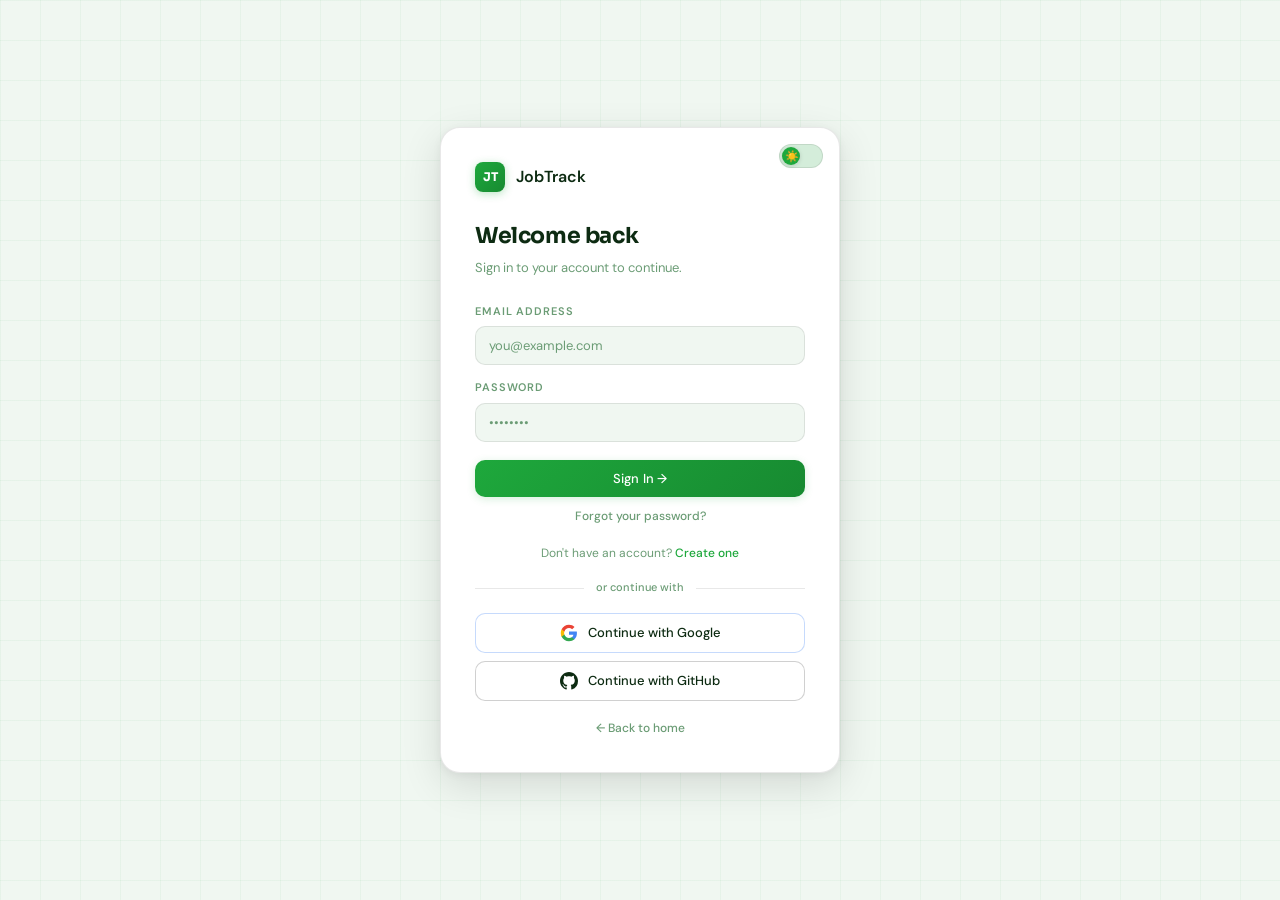
<file: job-application-system/frontend/pages/dashboard.html>
<!DOCTYPE html>
<html lang="en">

<head>
  <meta charset="UTF-8" />
  <meta name="viewport" content="width=device-width, initial-scale=1.0" />
  <title>Dashboard — JobTrack</title>
  <link rel="icon" type="image/svg+xml" href="../favicon.svg" />
  <link rel="stylesheet" href="../css/style.css" />
  <link rel="stylesheet" href="../css/pages/dashboard-inline-1.css" />
  <link rel="stylesheet" href="../css/pages/dashboard-pixel.css" />
  <link rel="stylesheet" href="../css/pages/features.css" />
</head>

<body>
  <div class="app-layout">
    <!-- MOBILE TOPBAR -->
    <div class="mobile-topbar">
      <div class="mobile-topbar-logo">
        <div class="logo-box" style="background:#fff;color:#0f0f12;box-shadow:none;">JT</div>
        <span>JobTrack</span>
      </div>
      <button class="hamburger" id="hamburgerBtn" aria-label="Menu">
        <span></span><span></span><span></span>
      </button>
    </div>
    <div class="sidebar-overlay" id="sidebarOverlay"></div>



    <aside class="sidebar">
      <div class="sidebar-logo">
        <div class="sidebar-logo-icon" style="background:#fff;color:#0f0f12;box-shadow:none;">JT</div>
        <div class="sidebar-logo-text">JobTrack <span id="sidebarRoleLabel"></span></div>
      </div>
      <div class="sidebar-section">
        <div class="sidebar-section-label">Navigation</div>
        <nav class="sidebar-nav">
          <a href="../index.html" class="sidebar-link"> Home</a>
          <a href="jobs.html" class="sidebar-link"> Browse Jobs</a>
          <a href="dashboard.html" class="sidebar-link active"> Dashboard</a>
        </nav>
      </div>
      <!-- Applicant nav -->
      <div class="sidebar-section" id="appSideNav" style="display:none;margin-top:8px;">
        <div class="sidebar-section-label">My Account</div>
        <nav class="sidebar-nav">
          <button class="sidebar-link active app-tab-btn" onclick="showAppTab('tabProfile',this)">My Profile</button>
          <button class="sidebar-link app-tab-btn" onclick="showAppTab('tabApps',this)">Applications <span
              class="sidebar-badge" id="appCountBadge">0</span></button>
          <button class="sidebar-link app-tab-btn" onclick="showAppTab('tabMessages',this)">Messages <span
              class="sidebar-badge" id="appMsgBadge"
              style="display:none;background:var(--accent);color:#000;">0</span></button>
          <button class="sidebar-link app-tab-btn" onclick="showAppTab('tabSaved',this)">Saved Jobs <span
              class="sidebar-badge" id="savedJobsBadge">0</span></button>
          <button class="sidebar-link app-tab-btn" onclick="showAppTab('tabInterest',this)">Find by Interest</button>
          <button class="sidebar-link app-tab-btn" onclick="showAppTab('tabAnalytics',this)">Analytics</button>
          <button class="sidebar-link app-tab-btn" onclick="showAppTab('tabActivityLog',this)">Activity Log</button>
        </nav>
      </div>
      <!-- Employer nav -->
      <div class="sidebar-section" id="empSideNav" style="display:none;margin-top:8px;">
        <div class="sidebar-section-label">Employer</div>
        <nav class="sidebar-nav">
          <button class="sidebar-link active emp-tab-btn" onclick="showEmpTab('tabEmpApps',this)">Applications <span
              class="sidebar-badge" id="empAppBadge">0</span></button>
          <button class="sidebar-link emp-tab-btn" onclick="showEmpTab('tabEmpMessages',this)">Messages <span
              class="sidebar-badge" id="empMsgBadge"
              style="display:none;background:var(--accent);color:#000;">0</span></button>
          <button class="sidebar-link emp-tab-btn" onclick="showEmpTab('tabMyJobs',this)">My Postings</button>
          <button class="sidebar-link emp-tab-btn" onclick="showEmpTab('tabPost',this)">Post a Job</button>
          <button class="sidebar-link emp-tab-btn" onclick="showEmpTab('tabEmpProfile',this)">Company Profile</button>
          <button class="sidebar-link emp-tab-btn" onclick="showEmpTab('tabAnalytics',this)">Analytics</button>
        </nav>
      </div>
      <div class="sidebar-bottom">
        <div class="sidebar-user" id="sidebarUser"></div>
        <button class="sidebar-link" onclick="logout()" style="color:var(--red);margin-top:4px;"> Sign Out</button>
      </div>
    </aside>

    <div class="main-content">
      <div class="dash-topbar">
        <div class="dash-breadcrumb">JobTrack / <strong id="topbarTitle">Dashboard</strong></div>
        <div style="display:flex;align-items:center;gap:10px;">
          <div style="display:flex;align-items:center;gap:6px;">
            <div class="live-dot"></div><span
              style="font-size:11px;color:var(--ink-muted);font-family:var(--mono);">Live</span>
          </div>
          <!-- Notifications text button -->
          <div style="position:relative;">
            <button id="dashNotifBell" onclick="toggleDashNotif()"
              style="position:relative;background:var(--surface);border:1px solid var(--border);border-radius:var(--radius);padding:6px 12px;cursor:pointer;color:var(--ink-muted);font-size:12px;font-weight:500;font-family:var(--font);transition:all 0.15s;"
              title="Notifications">
              Notifications<span id="dashNotifBadge"
                style="display:none;margin-left:6px;background:var(--red);color:#fff;font-size:9px;font-weight:700;padding:1px 5px;border-radius:100px;font-family:var(--mono);vertical-align:middle;"></span>
            </button>
            <div id="dashNotifPanel"
              style="display:none;position:absolute;top:calc(100% + 8px);right:0;width:320px;background:var(--surface);border:1px solid var(--border);border-radius:var(--radius-lg);box-shadow:0 12px 40px rgba(0,0,0,0.2);z-index:200;overflow:hidden;">
              <div
                style="display:flex;align-items:center;justify-content:space-between;padding:12px 16px;border-bottom:1px solid var(--border);background:var(--surface2);">
                <span style="font-size:13px;font-weight:600;">Notifications</span>
                <button onclick="dashMarkAllRead()"
                  style="font-size:11px;color:var(--accent);background:none;border:none;cursor:pointer;font-family:var(--font);">Mark
                  all read</button>
              </div>
              <div id="dashNotifList" style="max-height:340px;overflow-y:auto;"></div>
            </div>
          </div>
          <div id="themeToggleWrap" style="display:flex;align-items:center;"></div>
          <button class="btn btn-ghost btn-sm" onclick="loadDashboard()">↻ Refresh</button>
        </div>
      </div>

      <div class="content-area">

        <!-- ══ APPLICANT VIEW ══ -->
        <div id="applicantView" style="display:none;">
          <!-- Welcome Header -->
          <div id="applicantWelcome"
            style="margin-bottom:20px;display:flex;align-items:center;justify-content:space-between;flex-wrap:wrap;gap:12px;">
            <div>
              <h1
                style="font-family:var(--font-alt);font-size:22px;font-weight:800;letter-spacing:-0.5px;color:var(--ink);margin-bottom:3px;"
                id="welcomeGreeting">Welcome back</h1>
              <p style="font-size:12.5px;color:var(--ink-muted);font-weight:400;" id="welcomeDate"></p>
            </div>
            <div style="display:flex;gap:8px;">
              <button class="btn btn-ghost btn-sm" onclick="shareMyProfile()" title="Share your public profile">Share
                Profile</button>
              <a href="jobs.html" class="btn btn-primary btn-sm">Browse Jobs →</a>
            </div>
          </div>
          <div id="profileCompletenessWrap"></div>
          <div class="profile-strip" id="profileStrip">
            <div class="ps-avatar" id="stripAvatar">—</div>
            <div class="ps-info">
              <h2 id="stripName">—</h2>
              <p id="stripBio" style="color:var(--ink-muted);font-size:12px;">No bio yet.</p>
            </div>
            <div class="ps-social" id="stripSocial"></div>
          </div>
          <div class="stat-cards">
            <div class="stat-card c-total">
              <div class="stat-card-label">Total Applied</div>
              <div class="stat-card-num" id="statTotal">—</div>
            </div>
            <div class="stat-card c-pending">
              <div class="stat-card-label">Pending</div>
              <div class="stat-card-num gold" id="statPending">—</div>
            </div>
            <div class="stat-card c-accept">
              <div class="stat-card-label">Accepted</div>
              <div class="stat-card-num green" id="statAccepted">—</div>
            </div>
            <div class="stat-card c-reject">
              <div class="stat-card-label">Rejected</div>
              <div class="stat-card-num red" id="statRejected">—</div>
            </div>
          </div>

          <!-- Profile tab -->
          <div id="tabProfile" class="tab-panel active">
            <div class="profile-edit-grid">
              <div class="profile-preview-card">
                <div class="pic-upload-wrap" onclick="document.getElementById('picFileInput').click()">
                  <div class="ppc-avatar" id="profileAvatarDisplay">—</div>
                  <div class="pic-upload-overlay"></div>
                </div>
                <input type="file" id="picFileInput" accept="image/*" style="display:none;"
                  onchange="handlePicFile(this)" />
                <p class="pic-hint">Click to change photo</p>
                <div class="ppc-name" id="profileName">—</div>
                <div class="ppc-role">applicant</div>
                <p class="ppc-about" id="profileAboutDisplay" style="font-style:italic;">No bio yet.</p>
                <div class="ppc-social" id="profileSocialDisplay">
                  <div style="font-size:12px;color:var(--ink-muted);text-align:center;">No social links yet.</div>
                </div>
              </div>
              <div class="profile-fields-card">
                <div class="pfc-header">
                  <h3>Edit Profile</h3><button class="btn btn-primary btn-sm" onclick="saveProfile()">Save
                    Changes</button>
                </div>
                <div class="pfc-body">
                  <div id="profileAlert" class="alert"></div>
                  <div class="form-group"><label>Profile Picture URL</label><input type="url" id="picUrlInput"
                      placeholder="https://i.imgur.com/..." oninput="previewPic()" /></div>
                  <div class="form-group"><label>About Me</label><textarea id="aboutInput"
                      placeholder="Tell employers about yourself..." style="min-height:90px;"></textarea></div>
                  <div class="form-group"><label>Default Resume URL <span
                        style="color:var(--ink-muted);font-weight:400;">(auto-fills apply form)</span></label><input
                      type="url" id="defaultResumeInput" placeholder="https://drive.google.com/your-resume" /></div>
                  <div class="form-group"><label>Default Cover Letter <span
                        style="color:var(--ink-muted);font-weight:400;">(auto-fills apply form)</span></label><textarea
                      id="defaultCoverInput" placeholder="Pre-write your cover letter here..."
                      style="min-height:80px;"></textarea></div>
                  <div class="form-grid-2">
                    <!-- Applicant social cards -->
                    <div class="social-link-card slc-ig" style="height:48px;">
                      <div class="slc-icon-wrap">
                        <svg class="slc-icon" viewBox="0 0 24 24" fill="none" stroke="white" stroke-width="2"
                          stroke-linecap="round" stroke-linejoin="round">
                          <rect x="2" y="2" width="20" height="20" rx="5" ry="5" />
                          <path d="M16 11.37A4 4 0 1 1 12.63 8 4 4 0 0 1 16 11.37z" />
                          <line x1="17.5" y1="6.5" x2="17.51" y2="6.5" />
                        </svg>
                      </div>
                      <div class="slc-body">
                        <div class="slc-label">Instagram</div>
                        <div style="display:flex;align-items:center;"><span class="slc-prefix">@</span><input
                            class="slc-input" type="text" id="igInput" placeholder="yourhandle" /></div>
                      </div>
                    </div>
                    <div class="social-link-card slc-fb" style="height:48px;">
                      <div class="slc-icon-wrap">
                        <svg class="slc-icon" viewBox="0 0 24 24" fill="white">
                          <path d="M18 2h-3a5 5 0 0 0-5 5v3H7v4h3v8h4v-8h3l1-4h-4V7a1 1 0 0 1 1-1h3z" />
                        </svg>
                      </div>
                      <div class="slc-body">
                        <div class="slc-label">Facebook</div>
                        <input class="slc-input" type="text" id="fbInput" placeholder="profile name" />
                      </div>
                    </div>
                  </div>
                </div>
              </div>
            </div>
          </div>

          <!-- Applications tab -->
          <div id="tabApps" class="tab-panel">
            <div class="panel">
              <div class="panel-header">
                <h3>My Applications</h3><a href="jobs.html" class="btn btn-ghost btn-sm">Browse Jobs →</a>
              </div>
              <div id="appTableBody" class="cards-container">
                <div class="empty-msg">Loading...</div>
              </div>
              <div id="appPagination"
                style="display:flex;align-items:center;justify-content:space-between;padding:10px 18px;border-top:1px solid var(--border);font-size:12px;color:var(--ink-muted);font-family:var(--mono);">
                <span id="appPageInfo"></span>
                <div style="display:flex;gap:6px;">
                  <button class="btn btn-ghost btn-sm" id="appPrevBtn" onclick="appChangePage(-1)" disabled>←
                    Prev</button>
                  <button class="btn btn-ghost btn-sm" id="appNextBtn" onclick="appChangePage(1)" disabled>Next
                    →</button>
                </div>
              </div>
            </div>
          </div>

          <!-- Saved Jobs tab -->
          <div id="tabSaved" class="tab-panel">
            <div class="panel">
              <div class="panel-header">
                <h3>🔖 Saved Jobs</h3><a href="jobs.html" class="btn btn-ghost btn-sm">Browse Jobs →</a>
              </div>
              <div id="savedJobsList" style="padding:8px;">
                <div class="empty-msg">Loading...</div>
              </div>
            </div>
          </div>

          <!-- Interest tab -->
          <div id="tabInterest" class="tab-panel">
            <div class="panel">
              <div class="panel-header">
                <h3>Browse by Interest</h3><span class="td-muted" style="font-size:12px;">Select a category or
                  search</span>
              </div>
              <div class="panel-body">
                <!-- #6 Real API search -->
                <div style="display:flex;gap:8px;margin-bottom:14px;">
                  <input type="text" id="jobSearchInput" placeholder="🔍  Search jobs by title, company, or keyword..."
                    style="flex:1;background:var(--surface2);border:1px solid var(--border);border-radius:var(--radius);color:var(--ink);padding:9px 12px;font-family:var(--font);font-size:13px;outline:none;transition:border-color 0.15s;"
                    oninput="debounceSearch(this.value)" onfocus="this.style.borderColor='rgba(255,255,255,0.2)'"
                    onblur="this.style.borderColor='var(--border)'" />
                  <button class="btn btn-ghost btn-sm" onclick="clearSearch()" id="clearSearchBtn"
                    style="display:none;">Clear ✕</button>
                </div>
                <div class="interest-grid-wrap" id="interestGrid"></div>
              </div>
            </div>
            <div class="panel int-results-panel" id="interestResults">
              <div class="panel-header">
                <h3 id="interestResultTitle">Jobs</h3><button class="btn btn-ghost btn-sm"
                  onclick="clearInterest()">Clear ✕</button>
              </div>
              <div class="job-list" id="interestJobList"></div>
            </div>
          </div>
          <!-- Messages tab -->
          <div id="tabMessages" class="tab-panel">
            <div class="panel">
              <div class="panel-header">
                <h3>Messages</h3>
              </div>
              <div id="appConversationList" class="conv-list-container">
                <div class="empty-msg">No conversations yet.</div>
              </div>
            </div>
          </div>

          <!-- Analytics tab -->
          <div id="tabAnalytics" class="tab-panel">
            <div class="panel">
              <div class="panel-header">
                <h3>Application Analytics</h3>
                <button class="btn btn-ghost btn-sm" onclick="loadApplicantAnalytics()">Refresh</button>
              </div>
              <div id="analyticsContent" style="padding:16px;">
                <div class="empty-msg">Loading analytics...</div>
              </div>
            </div>
          </div>

          <!-- Activity Log tab -->
          <div id="tabActivityLog" class="tab-panel">
            <div class="panel">
              <div class="panel-header">
                <h3>Activity Log</h3>
                <button class="btn btn-ghost btn-sm" onclick="clearActivityLog('activityLogContent')">Clear
                  History</button>
              </div>
              <div id="activityLogContent" style="padding:8px;">
                <div class="empty-msg">Loading...</div>
              </div>
            </div>
          </div>

        </div><!-- /applicantView -->

        <!-- ══ EMPLOYER VIEW ══ -->
        <div id="employerView" style="display:none;">

          <!-- ── Employer Profile Hero (always visible) ── -->
          <div class="emp-profile-hero" id="empProfileHero">
            <div class="emp-profile-banner" id="empBanner">
              <div class="emp-profile-banner-pattern"></div>
              <img id="empBannerImg" class="emp-profile-banner-img" src="" alt="" />
              <button class="emp-banner-edit-btn" onclick="document.getElementById('bannerFileInput').click()">
                Change Cover Photo
              </button>
              <input type="file" id="bannerFileInput" accept="image/*" style="display:none;"
                onchange="handleBannerFile(this)" />
            </div>
            <div class="emp-profile-body">
              <div class="emp-avatar-wrap" onclick="document.getElementById('empPicFileInput').click()">
                <div class="emp-avatar" id="empAvatarDisplay">—</div>
                <div class="emp-avatar-overlay">📷</div>
              </div>
              <input type="file" id="empPicFileInput" accept="image/*" style="display:none;"
                onchange="handleEmpPicFile(this)" />
              <div class="emp-profile-info">
                <div class="emp-profile-name" id="empProfileName">—</div>
                <div class="emp-profile-role" id="empProfileRole">Employer / Recruiter</div>
                <div class="emp-profile-bio" id="empProfileBio">No company description yet.</div>
                <div class="emp-profile-contact" id="empProfileContact"></div>
              </div>
              <div class="emp-profile-actions">
                <button class="btn btn-primary btn-sm"
                  onclick="showEmpTab('tabEmpProfile', document.querySelector('[onclick*=tabEmpProfile]'))">Edit
                  Profile</button>
                <button class="btn btn-ghost btn-sm"
                  onclick="showEmpTab('tabPost', document.querySelector('[onclick*=tabPost]'))">+ Post a Job</button>
              </div>
            </div>
          </div>

          <!-- Stats -->
          <div class="stat-cards">
            <div class="stat-card c-total">
              <div class="stat-card-label">Total Applications</div>
              <div class="stat-card-num" id="empStatTotal">—</div>
            </div>
            <div class="stat-card c-pending">
              <div class="stat-card-label">Pending</div>
              <div class="stat-card-num gold" id="empStatPending">—</div>
            </div>
            <div class="stat-card c-accept">
              <div class="stat-card-label">Accepted</div>
              <div class="stat-card-num green" id="empStatAccepted">—</div>
            </div>
            <div class="stat-card c-reject">
              <div class="stat-card-label">Rejected</div>
              <div class="stat-card-num red" id="empStatRejected">—</div>
            </div>
          </div>

          <!-- Applications Received -->
          <div id="tabEmpApps" class="tab-panel active">
            <div class="panel">
              <div class="panel-header">
                <h3>Applications Received</h3>
                <span class="td-muted" style="font-size:12px;">Click name to view profile</span>
                <div class="app-job-filter">
                  <button class="btn btn-ghost btn-sm" id="empJobSearchBtn" onclick="toggleEmployerJobSearch()">Search</button>
                  <div class="app-job-filter-menu" id="empJobSearchMenu" aria-label="Job postings filter"></div>
                </div>
              </div>
              <div class="app-job-filter-summary" id="empJobFilterSummary"></div>
              <div id="empAppTableBody" class="cards-container">
                <div class="empty-msg">Loading...</div>
              </div>
            </div>
          </div>

          <!-- My Postings -->
          <div id="tabMyJobs" class="tab-panel">
            <div class="panel">
              <div class="panel-header">
                <h3>My Job Postings</h3>
                <button class="btn btn-ghost btn-sm" onclick="showEmpTab('tabPost', document.querySelector('[onclick*=tabPost]'))">New Posting</button>
              </div>
              <div id="myJobsTableBody" class="cards-container">
                <div class="empty-msg">Loading...</div>
              </div>
            </div>
          </div>

          <!-- Post a Job -->
          <div id="tabPost" class="tab-panel">
            <div class="panel">
              <div class="panel-header">
                <h3>Post a New Position</h3>
              </div>
              <div class="panel-body">
                <div id="postAlert" class="alert"></div>
                <div class="post-form-grid">
                  <div class="form-group"><label>Job Title *</label><input type="text" id="jobTitle"
                      placeholder="e.g. Frontend Developer" /></div>
                  <div class="form-group"><label>Company *</label><input type="text" id="jobCompany"
                      placeholder="e.g. TechCorp PH" /></div>
                  <div class="form-group"><label>Location *</label><input type="text" id="jobLocation"
                      placeholder="e.g. Davao City" /></div>
                  <div class="form-group"><label>Employment Type</label>
                    <select id="jobType">
                      <option>Full-Time</option>
                      <option>Part-Time</option>
                      <option>Internship</option>
                      <option>Remote</option>
                    </select>
                  </div>
                  <div class="form-group"><label>Category / Interest</label>
                    <select id="jobCategory">
                      <option value="">— Select —</option>
                      <optgroup label="Professional">
                        <option value="arts">🎬 Arts & Media</option>
                        <option value="business">💼 Business</option>
                        <option value="cleaning">🧹 Cleaning</option>
                        <option value="construction">🏗️ Construction</option>
                        <option value="customer">🎧 Customer Service</option>
                        <option value="design">🎨 Design</option>
                        <option value="education">📚 Education</option>
                        <option value="engineering">⚙️ Engineering</option>
                        <option value="finance">💰 Finance</option>
                        <option value="government">🏛️ Government / NGO</option>
                        <option value="healthcare">🏥 Healthcare</option>
                        <option value="hospitality">🏨 Hospitality</option>
                        <option value="marketing">📣 Marketing</option>
                        <option value="software">💻 Software & IT</option>
                        <option value="teaching">🏫 Teaching</option>
                      </optgroup>
                      <optgroup label="👤 Individual / Personal Hire">
                        <option value="freelance">💡 Freelance / Project-Based</option>
                        <option value="errand">🛵 Errands & Delivery</option>
                        <option value="homeservice">🏠 Home Services</option>
                        <option value="repair">🔧 Repair & Maintenance</option>
                        <option value="caregiving">🤝 Caregiving / Domestic</option>
                        <option value="event">🎉 Events & Assistance</option>
                      </optgroup>
                    </select>
                  </div>
                  <div class="form-group"><label>Salary Range</label><input type="text" id="jobSalary"
                      placeholder="e.g. ₱35,000 – ₱45,000" /></div>
                  <div class="form-group"><label>Max Applicants <span
                        style="color:var(--ink-muted);font-weight:400;">(blank=unlimited)</span></label><input
                      type="number" id="jobMaxApplicants" placeholder="20" min="1" /></div>
                  <div class="form-group"><label>Application Deadline</label><input type="date" id="jobDeadline" />
                  </div>
                  <div class="form-group post-form-full"><label>Job Description</label><textarea id="jobDesc"
                      placeholder="Describe the role, responsibilities, and requirements..."
                      style="min-height:110px;"></textarea></div>
                  <!-- Job Image Upload -->
                  <div class="form-group post-form-full">
                    <label>Job Banner Image <span style="color:var(--ink-muted);font-weight:400;">(optional — shown on
                        the job card)</span></label>
                    <div class="job-img-upload" onclick="document.getElementById('jobImgFile').click()">
                      <input type="file" id="jobImgFile" accept="image/*" style="display:none;"
                        onchange="previewJobImage(this)" />
                      <div id="jobImgPlaceholder">
                        <div style="font-size:28px;margin-bottom:6px;">🖼️</div>
                        <div style="font-size:13px;color:var(--ink-muted);">Paste an image URL below</div>
                        <div class="job-img-hint">Use a hosted URL (Imgur, Drive, etc.) — file upload requires storage
                          bucket</div>
                      </div>
                      <img id="jobImgPreview" class="job-img-preview" src="" alt="" />
                    </div>
                    <div class="form-group" style="margin-top:8px;margin-bottom:0;">
                      <label>Or paste image URL</label>
                      <input type="url" id="jobImgUrl" placeholder="https://example.com/banner.jpg"
                        oninput="previewJobImageUrl(this)" />
                    </div>
                  </div>
                </div>
                <button class="btn btn-primary" style="margin-top:8px;" onclick="postJob()">Post Position →</button>
                <div
                  style="margin-top:12px;padding:10px 14px;background:rgba(255,204,68,0.06);border:1px solid rgba(255,204,68,0.2);border-radius:var(--radius);font-size:12px;color:var(--ink-muted);line-height:1.6;">
                  <strong style="color:var(--gold);">📋 Platform Policy Reminder:</strong>
                  By posting, you agree that you will <strong>never charge applicants any fee</strong> (processing,
                  training, uniform, or otherwise) as a condition of employment.
                  Listings that violate this policy will be removed. For individual hire postings, applicants are
                  advised to meet in public and verify identity before working.
                </div>
              </div>
            </div>
          </div>

          <!-- Company Profile Edit -->
          <div id="tabEmpProfile" class="tab-panel">
            <div class="panel">
              <div class="panel-header">
                <h3>Company / Employer Profile</h3><button class="btn btn-primary btn-sm"
                  onclick="saveEmpProfile()">Save Changes</button>
              </div>
              <div class="panel-body">
                <div id="empProfileAlert" class="alert"></div>
                <div class="emp-edit-grid">
                  <div class="form-group">
                    <label>Profile Picture URL</label>
                    <input type="url" id="empPicUrl" placeholder="https://i.imgur.com/..." oninput="previewEmpPic()" />
                  </div>
                  <div class="form-group">
                    <label>Banner / Cover Photo URL</label>
                    <input type="url" id="empBannerUrl" placeholder="https://example.com/banner.jpg"
                      oninput="previewEmpBanner()" />
                  </div>
                  <div class="form-group emp-edit-full">
                    <label>Company / Employer Description</label>
                    <textarea id="empAbout"
                      placeholder="Tell applicants about your company, culture, and what makes you a great employer..."
                      style="min-height:100px;"></textarea>
                  </div>
                  <!-- Social Links — redesigned -->
                  <div class="social-links-section">
                    <div class="social-section-label">Social &amp; Contact Links</div>
                    <div class="social-links-grid">

                      <!-- Instagram -->
                      <div class="social-link-card slc-ig">
                        <div class="slc-icon-wrap">
                          <svg class="slc-icon" viewBox="0 0 24 24" fill="none" stroke="white" stroke-width="2"
                            stroke-linecap="round" stroke-linejoin="round">
                            <rect x="2" y="2" width="20" height="20" rx="5" ry="5" />
                            <path d="M16 11.37A4 4 0 1 1 12.63 8 4 4 0 0 1 16 11.37z" />
                            <line x1="17.5" y1="6.5" x2="17.51" y2="6.5" />
                          </svg>
                        </div>
                        <div class="slc-body">
                          <div class="slc-label">Instagram</div>
                          <div style="display:flex;align-items:center;">
                            <span class="slc-prefix">@</span>
                            <input class="slc-input" type="text" id="empIg" placeholder="yourhandle" />
                          </div>
                        </div>
                      </div>

                      <!-- Facebook -->
                      <div class="social-link-card slc-fb">
                        <div class="slc-icon-wrap">
                          <svg class="slc-icon" viewBox="0 0 24 24" fill="white">
                            <path d="M18 2h-3a5 5 0 0 0-5 5v3H7v4h3v8h4v-8h3l1-4h-4V7a1 1 0 0 1 1-1h3z" />
                          </svg>
                        </div>
                        <div class="slc-body">
                          <div class="slc-label">Facebook</div>
                          <input class="slc-input" type="text" id="empFb" placeholder="page or profile name" />
                        </div>
                      </div>

                      <!-- Telegram -->
                      <div class="social-link-card slc-tg">
                        <div class="slc-icon-wrap">
                          <svg class="slc-icon" viewBox="0 0 24 24" fill="white">
                            <path
                              d="M21.8 2.15L2.05 9.84c-1.3.52-1.29 1.25-.24 1.57l5.1 1.59 11.83-7.47c.56-.34 1.07-.16.65.21L8.1 16.17l-.39 5.27c.57 0 .82-.26 1.14-.57l2.73-2.65 5.68 4.19c1.05.58 1.8.28 2.06-.97l3.73-17.57c.38-1.52-.58-2.21-1.25-1.72z" />
                          </svg>
                        </div>
                        <div class="slc-body">
                          <div class="slc-label">Telegram</div>
                          <div style="display:flex;align-items:center;">
                            <span class="slc-prefix">@</span>
                            <input class="slc-input" type="text" id="empTelegram" placeholder="yourusername" />
                          </div>
                        </div>
                      </div>

                      <!-- Phone -->
                      <div class="social-link-card slc-phone">
                        <div class="slc-icon-wrap">
                          <svg class="slc-icon" viewBox="0 0 24 24" fill="none" stroke="white" stroke-width="2"
                            stroke-linecap="round" stroke-linejoin="round">
                            <path
                              d="M22 16.92v3a2 2 0 0 1-2.18 2 19.79 19.79 0 0 1-8.63-3.07A19.5 19.5 0 0 1 4.69 12 19.79 19.79 0 0 1 1.61 3.38 2 2 0 0 1 3.6 1.22h3a2 2 0 0 1 2 1.72c.127.96.361 1.903.7 2.81a2 2 0 0 1-.45 2.11L7.91 8.86a16 16 0 0 0 6 6l.95-.95a2 2 0 0 1 2.11-.45c.907.339 1.85.573 2.81.7A2 2 0 0 1 21.78 16z" />
                          </svg>
                        </div>
                        <div class="slc-body">
                          <div class="slc-label">Contact Number</div>
                          <input class="slc-input" type="tel" id="empPhone" placeholder="+63 912 345 6789" />
                        </div>
                      </div>

                      <!-- Website — full width -->
                      <div class="social-link-card slc-web" style="grid-column:1/-1;">
                        <div class="slc-icon-wrap">
                          <svg class="slc-icon" viewBox="0 0 24 24" fill="none" stroke="white" stroke-width="2"
                            stroke-linecap="round" stroke-linejoin="round">
                            <circle cx="12" cy="12" r="10" />
                            <line x1="2" y1="12" x2="22" y2="12" />
                            <path
                              d="M12 2a15.3 15.3 0 0 1 4 10 15.3 15.3 0 0 1-4 10 15.3 15.3 0 0 1-4-10 15.3 15.3 0 0 1 4-10z" />
                          </svg>
                        </div>
                        <div class="slc-body">
                          <div class="slc-label">Website</div>
                          <input class="slc-input" type="url" id="empWebsite" placeholder="https://yourcompany.com" />
                        </div>
                      </div>

                    </div>
                  </div>

                  <!-- ID Verification Upload -->
                  <div class="social-links-section" style="grid-column:1/-1;margin-top:16px;">
                    <div class="social-section-label">Identity Verification <span
                        style="font-size:10px;font-weight:400;color:var(--ink-muted);text-transform:none;letter-spacing:0;">(upload
                        a valid government or school ID for admin review)</span></div>
                    <div id="idVerifStatus" style="margin-bottom:12px;"></div>
                    <div style="display:grid;grid-template-columns:1fr 1fr;gap:10px;">
                      <div>
                        <label
                          style="font-size:11px;font-weight:600;text-transform:uppercase;letter-spacing:0.08em;color:var(--ink-muted);display:block;margin-bottom:6px;">ID
                          Type</label>
                        <select id="idType"
                          style="width:100%;background:var(--bg);border:1px solid var(--border);border-radius:var(--radius);color:var(--ink);padding:10px 13px;font-family:var(--font);font-size:13px;outline:none;">
                          <option value="">— Select ID type —</option>
                          <option value="national_id">Philippine National ID (PhilSys)</option>
                          <option value="postal_id">Postal ID</option>
                          <option value="school_id">School ID</option>
                          <option value="philhealth_id">PhilHealth ID</option>
                          <option value="sss_id">SSS ID / UMID</option>
                          <option value="pagibig_id">Pag-IBIG ID</option>
                          <option value="drivers_license">Driver's License</option>
                          <option value="passport">Passport</option>
                          <option value="tin_id">TIN ID</option>
                          <option value="barangay_id">Barangay ID</option>
                          <option value="voters_id">Voter's ID</option>
                          <option value="other">Other Valid ID</option>
                        </select>
                      </div>
                      <div>
                        <label
                          style="font-size:11px;font-weight:600;text-transform:uppercase;letter-spacing:0.08em;color:var(--ink-muted);display:block;margin-bottom:6px;">Upload
                          ID Photo</label>
                        <div id="idUploadArea" onclick="document.getElementById('idFileInput').click()"
                          style="border:2px dashed var(--border);border-radius:var(--radius);padding:14px;text-align:center;cursor:pointer;transition:all 0.15s;background:var(--bg);"
                          onmouseover="this.style.borderColor='rgba(30,168,60,0.4)';this.style.background='var(--accent-dim)'"
                          onmouseout="this.style.borderColor='var(--border)';this.style.background='var(--bg)'">
                          <input type="file" id="idFileInput" accept="image/*,.pdf" style="display:none;"
                            onchange="handleIdFileSelect(this)" />
                          <div id="idUploadPlaceholder">
                            <div style="font-size:20px;margin-bottom:4px;">🪪</div>
                            <div style="font-size:12px;color:var(--ink-muted);">Click to upload ID</div>
                            <div style="font-size:10px;color:var(--ink-muted);margin-top:2px;">JPG, PNG, or PDF · Max
                              5MB</div>
                          </div>
                          <img id="idPreviewImg"
                            style="display:none;max-width:100%;max-height:120px;border-radius:6px;margin-top:6px;"
                            src="" alt="ID Preview" />
                        </div>
                      </div>
                    </div>
                    <div id="idUploadAlert" class="alert" style="margin-top:10px;"></div>
                    <button class="btn btn-primary btn-sm" style="margin-top:10px;"
                      onclick="submitIdVerification()">Submit for Verification →</button>
                  </div>

                </div>
              </div>
            </div>
          </div>


          <!-- Analytics Tab -->
          <div id="tabAnalytics" class="tab-panel">
            <div class="panel">
              <div class="panel-header">
                <h3>Job Analytics</h3>
                <span class="td-muted" style="font-size:12px;">Select a job to view stats</span>
              </div>
              <div class="panel-body">
                <div class="form-group analytics-job-picker">
                  <label>Select Job Posting</label>
                  <select id="analyticsJobSelect" onchange="loadAnalytics(this.value)">
                    <option value="">-- Choose a job --</option>
                  </select>
                </div>
                <div id="analyticsContent" style="display:none;margin-top:20px;">
                  <div style="display:grid;grid-template-columns:repeat(4,1fr);gap:10px;margin-bottom:20px;"
                    id="analyticsCards"></div>
                  <div class="panel" style="margin-bottom:14px;">
                    <div class="panel-header">
                      <h3>Applications Over Time (Last 30 Days)</h3>
                    </div>
                    <div class="panel-body" style="padding:16px 18px 10px;">
                      <div id="analyticsChart"
                        style="position:relative;height:140px;display:flex;align-items:flex-end;gap:3px;overflow:hidden;">
                      </div>
                      <div id="analyticsChartLabels"
                        style="display:flex;justify-content:space-between;margin-top:4px;font-size:9px;color:var(--ink-muted);font-family:var(--mono);padding:0 1px;">
                      </div>
                    </div>
                  </div>
                  <div class="panel">
                    <div class="panel-header">
                      <h3>Status Breakdown</h3>
                    </div>
                    <div class="panel-body">
                      <div id="analyticsBreakdown" style="display:flex;flex-direction:column;gap:10px;"></div>
                    </div>
                  </div>
                </div>
                <div id="analyticsEmpty"
                  style="text-align:center;padding:40px;color:var(--ink-muted);font-family:var(--mono);font-size:12px;">
                  Select a job above to see its analytics.</div>
              </div>
            </div>
          </div>

          <!-- Employer Messages Tab -->
          <div id="tabEmpMessages" class="tab-panel">
            <div class="panel">
              <div class="panel-header">
                <h3>Messages</h3>
              </div>
              <div id="empConversationList" class="conv-list-container">
                <div class="empty-msg">No conversations yet.</div>
              </div>
            </div>
          </div>

        </div><!-- /employerView -->
      </div>
    </div>
  </div>

  <!-- #5 Application Detail Modal (applicant view own submission) -->
  <div class="modal-overlay" id="appDetailModal">
    <div class="modal-box" style="max-width:540px;">
      <div class="modal-header">
        <div>
          <div
            style="font-size:10px;font-weight:700;text-transform:uppercase;letter-spacing:0.1em;color:var(--accent);font-family:var(--mono);margin-bottom:4px;">
            Application Details</div>
          <h3 id="adJobTitle">—</h3>
          <div id="adJobCompany" style="font-size:12px;color:var(--ink-muted);margin-top:2px;"></div>
        </div>
        <button class="modal-close"
          onclick="document.getElementById('appDetailModal').classList.remove('open')">✕</button>
      </div>
      <div class="modal-body">
        <div class="app-detail-grid">
          <div class="app-detail-item">
            <div class="app-detail-key">Status</div>
            <div class="app-detail-val" id="adStatus">—</div>
          </div>
          <div class="app-detail-item">
            <div class="app-detail-key">Applied On</div>
            <div class="app-detail-val" id="adDate">—</div>
          </div>
          <div class="app-detail-item">
            <div class="app-detail-key">Your Name</div>
            <div class="app-detail-val" id="adName">—</div>
          </div>
          <div class="app-detail-item">
            <div class="app-detail-key">Your Email</div>
            <div class="app-detail-val" id="adEmail">—</div>
          </div>
        </div>
        <div style="margin-bottom:10px;">
          <div
            style="font-size:10px;font-weight:700;text-transform:uppercase;letter-spacing:0.1em;color:var(--ink-muted);margin-bottom:6px;">
            Cover Letter</div>
          <div class="app-cover-box" id="adCoverLetter">—</div>
        </div>
        <div id="adResumeWrap" style="display:none;margin-top:8px;">
          <a id="adResumeLink" href="#" target="_blank" class="btn btn-ghost btn-sm"
            style="color:var(--accent3);border-color:rgba(77,159,255,0.3);">📎 View Resume →</a>
          <div style="font-size:11px;color:var(--ink-muted);margin-top:6px;">💡 Make sure your Drive link is set to
            <strong>"Anyone with the link can view"</strong> so the employer can open it.</div>
        </div>
      </div>
      <div class="modal-footer">
        <button class="btn btn-ghost btn-sm"
          onclick="document.getElementById('appDetailModal').classList.remove('open')">Close</button>
      </div>
    </div>
  </div>

  <!-- #7 Edit Job Modal -->
  <div class="modal-overlay" id="editJobModal">
    <div class="modal-box" style="max-width:600px;">
      <div class="modal-header">
        <div>
          <div
            style="font-size:10px;font-weight:700;text-transform:uppercase;letter-spacing:0.1em;color:var(--accent);font-family:var(--mono);margin-bottom:4px;">
            Edit Job Posting</div>
          <h3 id="editJobModalTitle">Edit Job</h3>
        </div>
        <button class="modal-close" onclick="closeEditJobModal()">✕</button>
      </div>
      <div class="modal-body">
        <div id="editJobAlert" class="alert"></div>
        <input type="hidden" id="editJobId" />
        <div class="edit-job-grid">
          <div class="form-group"><label>Job Title *</label><input type="text" id="ejTitle" /></div>
          <div class="form-group"><label>Location *</label><input type="text" id="ejLocation" /></div>
          <div class="form-group"><label>Employment Type</label>
            <select id="ejType">
              <option>Full-Time</option>
              <option>Part-Time</option>
              <option>Internship</option>
              <option>Remote</option>
            </select>
          </div>
          <div class="form-group"><label>Category</label>
            <select id="ejCategory">
              <option value="">— Select —</option>
              <optgroup label="Professional">
                <option value="arts">🎬 Arts & Media</option>
                <option value="business">💼 Business</option>
                <option value="cleaning">🧹 Cleaning</option>
                <option value="construction">🏗️ Construction</option>
                <option value="customer">🎧 Customer Service</option>
                <option value="design">🎨 Design</option>
                <option value="education">📚 Education</option>
                <option value="engineering">⚙️ Engineering</option>
                <option value="finance">💰 Finance</option>
                <option value="government">🏛️ Government / NGO</option>
                <option value="healthcare">🏥 Healthcare</option>
                <option value="hospitality">🏨 Hospitality</option>
                <option value="marketing">📣 Marketing</option>
                <option value="software">💻 Software & IT</option>
                <option value="teaching">🏫 Teaching</option>
              </optgroup>
              <optgroup label="👤 Individual / Personal Hire">
                <option value="freelance">💡 Freelance / Project-Based</option>
                <option value="errand">🛵 Errands & Delivery</option>
                <option value="homeservice">🏠 Home Services</option>
                <option value="repair">🔧 Repair & Maintenance</option>
                <option value="caregiving">🤝 Caregiving / Domestic</option>
                <option value="event">🎉 Events & Assistance</option>
              </optgroup>
            </select>
          </div>
          <div class="form-group"><label>Salary Range</label><input type="text" id="ejSalary"
              placeholder="e.g. ₱35,000 – ₱45,000" /></div>
          <div class="form-group"><label>Max Applicants</label><input type="number" id="ejMaxApplicants" min="1"
              placeholder="blank = unlimited" /></div>
          <div class="form-group"><label>Deadline</label><input type="date" id="ejDeadline" /></div>
          <div class="form-group"><label>Status</label>
            <select id="ejStatus">
              <option value="open">Open</option>
              <option value="closed">Closed</option>
              <option value="full">Full</option>
            </select>
          </div>
          <div class="form-group edit-job-full"><label>Job Description</label><textarea id="ejDesc"
              style="min-height:110px;"></textarea></div>
          <div class="form-group edit-job-full"><label>Banner Image URL</label><input type="url" id="ejImageUrl"
              placeholder="https://..." /></div>
        </div>
      </div>
      <div class="modal-footer">
        <button class="btn btn-ghost btn-sm" onclick="closeEditJobModal()">Cancel</button>
        <button class="btn btn-primary btn-sm" onclick="saveEditJob()">Save Changes →</button>
      </div>
    </div>
  </div>

  <!-- Applicant Profile Modal -->
  <div class="modal-overlay" id="profileModal">
    <div class="modal-box" style="max-width:460px;">
      <div class="modal-header">
        <h3>Applicant Profile</h3><button class="modal-close"
          onclick="document.getElementById('profileModal').classList.remove('open')">✕</button>
      </div>
      <div class="modal-body" id="profileModalBody">Loading...</div>
    </div>
  </div>

  <!-- Cover Letter Modal — redesigned -->
  <div class="cover-modal-backdrop" id="coverModal">
    <div class="cover-modal-box">
      <div class="cover-modal-header">
        <div class="cover-modal-applicant">
          <div class="cma-avatar" id="cmaAvatar">?</div>
          <div>
            <div class="cma-name" id="cmaName">—</div>
            <div class="cma-email" id="cmaEmail">—</div>
            <div class="cma-job" id="cmaJob">—</div>
          </div>
        </div>
        <button class="cover-modal-close" onclick="closeCoverModal()">✕</button>
      </div>
      <div class="cover-modal-divider"></div>
      <div class="cover-modal-body">
        <div class="cover-label">Cover Letter</div>
        <div class="cover-text" id="coverText">—</div>
        <a id="coverResumeLink" href="#" target="_blank" class="cover-resume-link" style="display:none;">
          📎 View Resume / CV ↗
        </a>
        <!-- #8 Resume hint -->
        <div id="coverResumeHint" style="display:none;font-size:11px;color:var(--ink-muted);margin-top:6px;">
          💡 If the resume link doesn't open, ask the applicant to set it to <strong>"Anyone with the link can
            view"</strong>.
        </div>
        <!-- #3 Employer Notes -->
        <div style="margin-top:16px;">
          <div class="cover-label">Private Notes <span
              style="font-weight:400;text-transform:none;letter-spacing:0;font-size:11px;color:var(--ink-muted);">(only
              you can see these)</span></div>
          <textarea class="notes-textarea" id="coverNotesInput"
            placeholder="Add private notes about this applicant..."></textarea>
          <div style="display:flex;align-items:center;gap:10px;margin-top:6px;">
            <button class="btn btn-ghost btn-sm" onclick="saveNotes()">Save Notes</button>
            <span class="notes-saved-badge" id="notesSavedBadge">✓ Saved</span>
          </div>
        </div>
      </div>
      <div class="cover-modal-footer">
        <div class="cover-status-badge" id="coverStatusBadge"></div>
        <div style="display:flex;gap:6px;">
          <button class="btn btn-success btn-sm" id="coverAcceptBtn">Accept ✓</button>
          <button class="btn btn-danger btn-sm" id="coverRejectBtn">Reject ✗</button>
          <button class="btn btn-ghost btn-sm" onclick="closeCoverModal()">Close</button>
        </div>
      </div>
    </div>
  </div>

  <script src="../js/config.js"></script>
  <script src="../js/main.js"></script>
  <script src="../js/shell/notifications.js"></script>
  <script src="../js/shell/savedJobs.js"></script>

  <!-- Employer Profile Modal (for viewing from messages) -->
  <div class="modal-overlay" id="employerProfileModal">
    <div class="modal-box" style="max-width:480px;">
      <div class="modal-header">
        <div>
          <div
            style="font-size:10px;font-weight:700;text-transform:uppercase;letter-spacing:0.1em;color:var(--accent);font-family:var(--mono);margin-bottom:4px;">
            Company / Recruiter</div>
          <h3 id="epModalName">—</h3>
        </div>
        <button class="modal-close"
          onclick="document.getElementById('employerProfileModal').classList.remove('open')">✕</button>
      </div>
      <div class="modal-body" id="epModalBody">Loading...</div>
    </div>
  </div>

  <!-- ══ CHAT MODAL ══ -->
  <link rel="stylesheet" href="../css/pages/dashboard-inline-2.css" />

  <div class="chat-modal-overlay" id="chatModal">
    <div class="chat-modal-box">
      <div class="chat-modal-header">
        <div class="chat-modal-avatar" id="chatModalAvatar">?</div>
        <div class="chat-modal-title">
          <div class="chat-modal-name" id="chatModalName">—</div>
          <div class="chat-modal-sub" id="chatModalSub">—</div>
        </div>
        <div class="online-dot" id="chatOnlineDot" title="Online"></div>
        <button onclick="closeChatModal()"
          style="background:none;border:1px solid var(--border);border-radius:var(--radius);cursor:pointer;color:var(--ink-muted);font-size:13px;padding:5px 10px;transition:all 0.15s;"
          onmouseover="this.style.background='var(--surface2)'" onmouseout="this.style.background='none'">✕</button>
      </div>

      <div class="chat-messages" id="chatMessages">
        <div class="chat-empty">
          <div class="chat-empty-icon">💬</div>No messages yet.
        </div>
      </div>

      <!-- Typing indicator -->
      <div class="typing-indicator" id="chatTypingIndicator">
        <div class="typing-dots"><span></span><span></span><span></span></div>
        <span>typing...</span>
      </div>

      <!-- Reply bar -->
      <div class="chat-reply-bar" id="chatReplyBar">
        <div style="font-size:18px;color:var(--accent);flex-shrink:0;">↩</div>
        <div class="chat-reply-bar-content">
          <div class="chat-reply-bar-label">Replying to</div>
          <div class="chat-reply-bar-text" id="chatReplyBarText">—</div>
        </div>
        <button class="chat-reply-cancel" onclick="clearReply()" title="Cancel reply">✕</button>
      </div>

      <!-- Image preview bar -->
      <div class="chat-img-preview-bar" id="chatImgPreviewBar">
        <img class="chat-img-thumb" id="chatImgThumb" src="" alt="" />
        <div class="chat-img-preview-label" id="chatImgPreviewLabel">Image ready to send</div>
        <button class="chat-img-remove" onclick="clearPendingImage()" title="Remove image">✕</button>
      </div>

      <!-- Input bar — Instagram-style -->
      <div class="chat-input-bar">
        <input type="file" id="chatImgInput" accept="image/*" style="display:none;"
          onchange="handleChatImageSelect(this)" />
        <div class="chat-input-wrap">
          <button class="chat-icon-btn" onclick="toggleEmojiPicker()" title="Emoji">
            <svg viewBox="0 0 24 24" fill="none" stroke="currentColor" stroke-width="1.5" stroke-linecap="round"
              stroke-linejoin="round">
              <circle cx="12" cy="12" r="10" />
              <path d="M8 14s1.5 2 4 2 4-2 4-2" />
              <line x1="9" y1="9" x2="9.01" y2="9" />
              <line x1="15" y1="9" x2="15.01" y2="9" />
            </svg>
          </button>
          <textarea class="chat-input" id="chatInput" placeholder="Message..." rows="1"
            oninput="this.style.height='auto';this.style.height=Math.min(this.scrollHeight,100)+'px';updateSendBtn();"
            onkeydown="if(event.key==='Enter'&&!event.shiftKey){event.preventDefault();sendChatMessage();}"></textarea>
          <button class="chat-icon-btn" onclick="document.getElementById('chatImgInput').click()" title="Gallery">
            <svg viewBox="0 0 24 24" fill="none" stroke="currentColor" stroke-width="1.5" stroke-linecap="round"
              stroke-linejoin="round">
              <rect x="3" y="3" width="18" height="18" rx="2" ry="2" />
              <circle cx="8.5" cy="8.5" r="1.5" />
              <polyline points="21 15 16 10 5 21" />
            </svg>
          </button>
        </div>
        <button class="chat-send-btn" id="chatSendBtn" onclick="sendChatMessage()" title="Send">
          <svg viewBox="0 0 24 24" fill="currentColor">
            <path d="M2.01 21L23 12 2.01 3 2 10l15 2-15 2z" />
          </svg>
        </button>
      </div>
    </div>
  </div>

  <!-- Lightbox -->
  <div class="chat-lightbox" id="chatLightbox">
    <img id="chatLightboxImg" src="" alt="Full size" />
  </div>

  <!-- ① REPORT USER MODAL — paste before </body> in dashboard.html -->
  <div class="modal-overlay" id="reportUserModal">
    <div class="modal-box" style="max-width:440px;">
      <div class="modal-header">
        <div>
          <div
            style="font-size:10px;font-weight:700;text-transform:uppercase;letter-spacing:0.1em;color:var(--red);font-family:var(--mono);margin-bottom:4px;">
            Report User</div>
          <h3 id="reportUserTitle">Report this User</h3>
        </div>
        <button class="modal-close" onclick="closeReportUserModal()">✕</button>
      </div>
      <div class="modal-body">
        <div id="reportUserAlert" class="alert"></div>
        <input type="hidden" id="reportedUserId" />
        <div
          style="display:flex;align-items:center;gap:12px;margin-bottom:14px;padding:10px 12px;background:var(--surface2);border:1px solid var(--border);border-radius:var(--radius);">
          <div id="ruModalAvatar"
            style="width:40px;height:40px;border-radius:50%;background:var(--surface3);display:grid;place-items:center;font-size:16px;font-weight:700;overflow:hidden;flex-shrink:0;">
          </div>
          <div>
            <div id="ruModalName" style="font-size:13px;font-weight:600;"></div>
            <div id="ruModalEmail" style="font-size:11px;color:var(--ink-muted);"></div>
          </div>
        </div>
        <div class="form-group">
          <label>Reason for Report</label>
          <select id="reportUserReason">
            <option value="">— Select a reason —</option>
            <option value="ghosted">Accepted job then ghosted / disappeared</option>
            <option value="fraud">Fraudulent identity or fake profile</option>
            <option value="abusive">Abusive or threatening behavior</option>
            <option value="no_show">No-show after agreement</option>
            <option value="payment">Took payment, did not deliver work</option>
            <option value="spam">Spam applications / fake applicant</option>
            <option value="other">Other</option>
          </select>
        </div>
        <div class="form-group">
          <label>Additional Details <span style="color:var(--ink-muted);font-weight:400;">(optional)</span></label>
          <textarea id="reportUserDetails" placeholder="Describe what happened..." style="min-height:80px;"></textarea>
        </div>
        <div style="font-size:11px;color:var(--ink-muted);margin-top:4px;">Reports are reviewed by the JobTrack admin
          team.</div>
      </div>
      <div class="modal-footer">
        <button class="btn btn-ghost btn-sm" onclick="closeReportUserModal()">Cancel</button>
        <button class="btn btn-danger btn-sm" onclick="submitUserReport()">Submit Report →</button>
      </div>
    </div>
  </div>

  <script src="../js/features.js"></script>
  <script src="../js/pages/dashboard-inline-1.js"></script>
  <script>
    // Init new features after dashboard loads
    renderThemeToggle('themeToggleWrap');
    const _origLoad = loadDashboard;
    loadDashboard = async function () {
      await _origLoad();
      loadProfileCompleteness('profileCompletenessWrap');
    };
    // Patch activity log tab — wrap the current showAppTab (which already includes
    // the saved-jobs and messages patches from dashboard-inline-1.js).
    // Use a distinct variable name (_showAppTabBeforeActivityPatch) to avoid confusion.
    const _showAppTabBeforeActivityPatch = showAppTab;
    showAppTab = function (id, btn) {
      _showAppTabBeforeActivityPatch(id, btn);
      if (id === 'tabActivityLog') {
        loadActivityLog('activityLogContent');
      }
    };
    // Patch chat open to connect WebSocket & send typing
    const _origOpenChat = typeof openChatModal === 'function' ? openChatModal : null;
    if (_origOpenChat) {
      const _patchedOpen = openChatModal;
      // Will be patched after dashboard-inline-1.js defines openChatModal
    }
    // Add typing event to chat input
    document.addEventListener('DOMContentLoaded', () => {
      const chatInput = document.getElementById('chatInput');
      if (chatInput) {
        chatInput.addEventListener('input', () => sendWsTyping());
      }
    });
  </script>
</body>

</html>
</file>
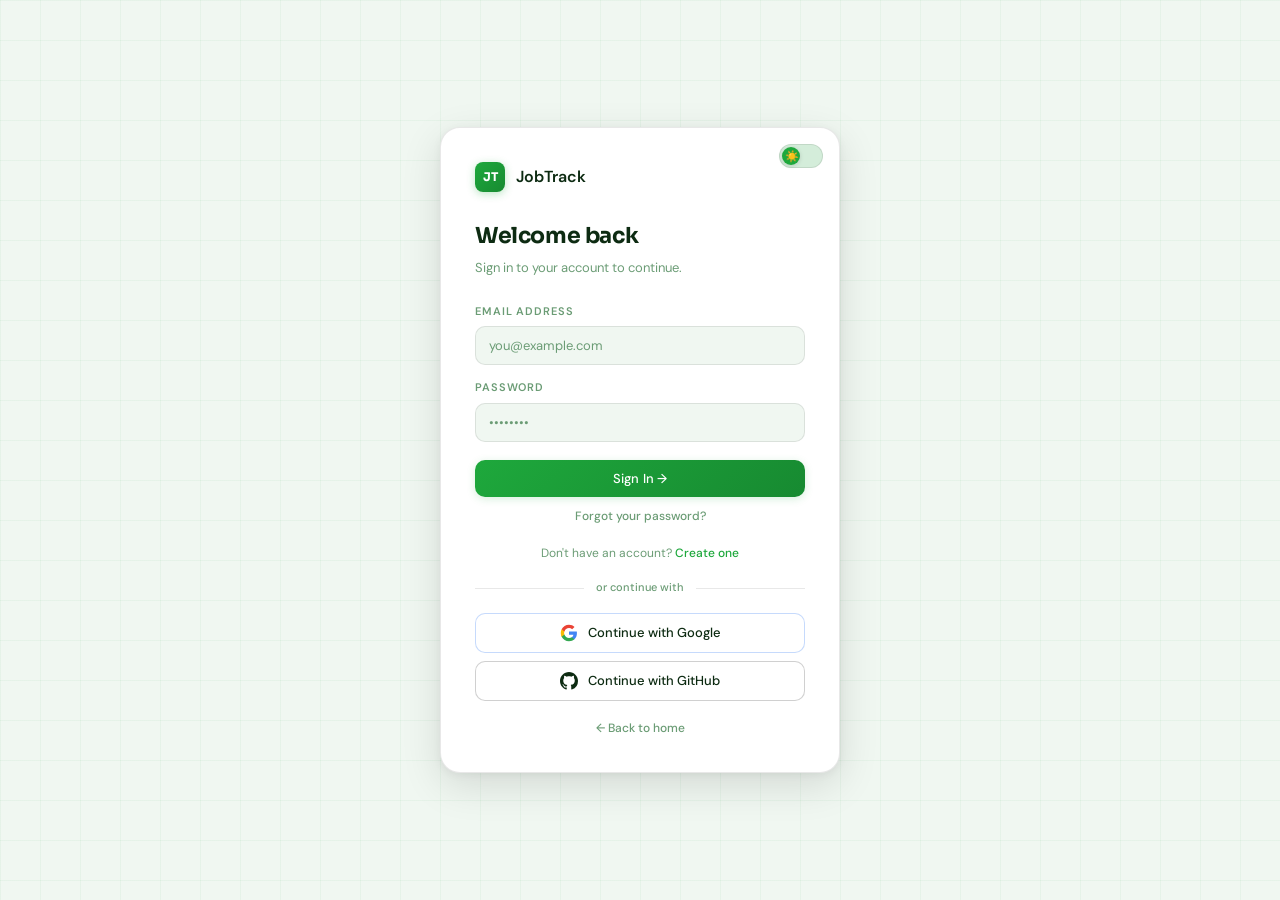
<file: job-application-system/frontend/pages/login.html>
<!DOCTYPE html>
<html lang="en">
<head>
  <meta charset="UTF-8"/>
  <meta name="viewport" content="width=device-width, initial-scale=1.0"/>
  <title>Login — JobTrack</title>
  <link rel="icon" type="image/svg+xml" href="../favicon.svg" />
  <link rel="stylesheet" href="../css/style.css"/>
  <link rel="stylesheet" href="../css/pages/features.css"/>
</head>
<body class="auth-page">
  <div class="auth-box animate-in">
    <div class="auth-logo">
      <div class="logo-box">JT</div>
      <span class="auth-logo-text">JobTrack</span>
    </div>
    <h2 class="auth-title">Welcome back</h2>
    <p class="auth-sub">Sign in to your account to continue.</p>
    <div id="loginAlert" class="alert"></div>
    <div class="form-group">
      <label>Email Address</label>
      <input type="email" id="email" placeholder="you@example.com" autocomplete="email"/>
    </div>
    <div class="form-group">
      <label>Password</label>
      <input type="password" id="password" placeholder="••••••••" autocomplete="current-password"/>
    </div>
    <button class="btn btn-primary" onclick="handleLogin()" style="width:100%;justify-content:center;padding:10px;margin-top:4px;">
      Sign In →
    </button>
    <div class="auth-footer" style="margin-top:10px;">
      <a href="reset-password.html" style="color:var(--ink-muted);font-size:12px;">Forgot your password?</a>
    </div>
    <div class="auth-footer">
      Don't have an account? <a href="register.html">Create one</a>
    </div>
    <div class="oauth-divider"><span>or continue with</span></div>
    <button class="oauth-btn google" onclick="oauthLogin('google')">
      <svg viewBox="0 0 24 24"><path d="M22.56 12.25c0-.78-.07-1.53-.2-2.25H12v4.26h5.92a5.06 5.06 0 0 1-2.2 3.32v2.77h3.57c2.08-1.92 3.28-4.74 3.28-8.1z" fill="#4285F4"/><path d="M12 23c2.97 0 5.46-.98 7.28-2.66l-3.57-2.77c-.98.66-2.23 1.06-3.71 1.06-2.86 0-5.29-1.93-6.16-4.53H2.18v2.84C3.99 20.53 7.7 23 12 23z" fill="#34A853"/><path d="M5.84 14.09c-.22-.66-.35-1.36-.35-2.09s.13-1.43.35-2.09V7.07H2.18C1.43 8.55 1 10.22 1 12s.43 3.45 1.18 4.93l2.85-2.22.81-.62z" fill="#FBBC05"/><path d="M12 5.38c1.62 0 3.06.56 4.21 1.64l3.15-3.15C17.45 2.09 14.97 1 12 1 7.7 1 3.99 3.47 2.18 7.07l3.66 2.84c.87-2.6 3.3-4.53 6.16-4.53z" fill="#EA4335"/></svg>
      Continue with Google
    </button>
    <button class="oauth-btn github" onclick="oauthLogin('github')">
      <svg viewBox="0 0 24 24" fill="currentColor"><path d="M12 0C5.37 0 0 5.37 0 12c0 5.31 3.435 9.795 8.205 11.385.6.105.825-.255.825-.57 0-.285-.015-1.23-.015-2.235-3.015.555-3.795-.735-4.035-1.41-.135-.345-.72-1.41-1.23-1.695-.42-.225-1.02-.78-.015-.795.945-.015 1.62.87 1.845 1.23 1.08 1.815 2.805 1.305 3.495.99.105-.78.42-1.305.765-1.605-2.67-.3-5.46-1.335-5.46-5.925 0-1.305.465-2.385 1.23-3.225-.12-.3-.54-1.53.12-3.18 0 0 1.005-.315 3.3 1.23.96-.27 1.98-.405 3-.405s2.04.135 3 .405c2.295-1.56 3.3-1.23 3.3-1.23.66 1.65.24 2.88.12 3.18.765.84 1.23 1.905 1.23 3.225 0 4.605-2.805 5.625-5.475 5.925.435.375.81 1.095.81 2.22 0 1.605-.015 2.895-.015 3.3 0 .315.225.69.825.57A12.02 12.02 0 0 0 24 12c0-6.63-5.37-12-12-12z"/></svg>
      Continue with GitHub
    </button>
    <div class="auth-footer">
      <a href="../index.html" style="color:var(--ink-muted);">← Back to home</a>
    </div>
    <div style="position:absolute;top:16px;right:16px;" id="loginThemeToggle"></div>
  </div>
  <script src="../js/config.js"></script>
  <script src="../js/main.js"></script>
  <script>
    async function handleLogin() {
      try {
        const data = await api("/auth/login", "POST", {
          email: document.getElementById("email").value,
          password: document.getElementById("password").value,
        });
        localStorage.setItem("user", JSON.stringify(data.user));
        if (data.access_token) localStorage.setItem("token", data.access_token);
        showActionPopup({
          title: "Signed in",
          message: "Welcome back to JobTrack.",
          type: "success",
          duration: 900,
          redirectUrl: "dashboard.html",
        });
      } catch (e) { showAlert("loginAlert", e.message, "error"); }
    }
    document.addEventListener("keydown", e => { if (e.key === "Enter") handleLogin(); });
    function oauthLogin(provider) {
      // Redirect to backend OAuth endpoint
      window.location.href = `${API_BASE}/oauth/${provider}/login`;
    }

    // Capture OAuth callback token from URL params
    (function captureOAuthToken() {
      const params = new URLSearchParams(window.location.search);
      const token = params.get('oauth_token');
      const oauthError = params.get('oauth_error');

      if (oauthError) {
        showAlert('loginAlert', decodeURIComponent(oauthError), 'error');
        window.history.replaceState({}, '', window.location.pathname);
        return;
      }

      if (token) {
        const user = {
          id:          parseInt(params.get('user_id')),
          name:        params.get('user_name'),
          email:       params.get('user_email'),
          role:        params.get('user_role'),
          profile_pic: params.get('user_pic') || null,
        };
        localStorage.setItem('token', token);
        localStorage.setItem('user', JSON.stringify(user));
        window.location.href = 'dashboard.html';
      }

      // Check which providers are available and update button states
      fetch(`${API_BASE}/oauth/providers`).then(r => r.json()).then(data => {
        if (!data.google) {
          const btn = document.querySelector('.oauth-btn.google');
          if (btn) { btn.style.opacity = '0.5'; btn.title = 'Google OAuth not configured'; }
        }
        if (!data.github) {
          const btn = document.querySelector('.oauth-btn.github');
          if (btn) { btn.style.opacity = '0.5'; btn.title = 'GitHub OAuth not configured'; }
        }
      }).catch(() => {});
    })();
  </script>
  <script src="../js/features.js"></script>
  <script>renderThemeToggle('loginThemeToggle');</script>
</body>
</html>
</file>
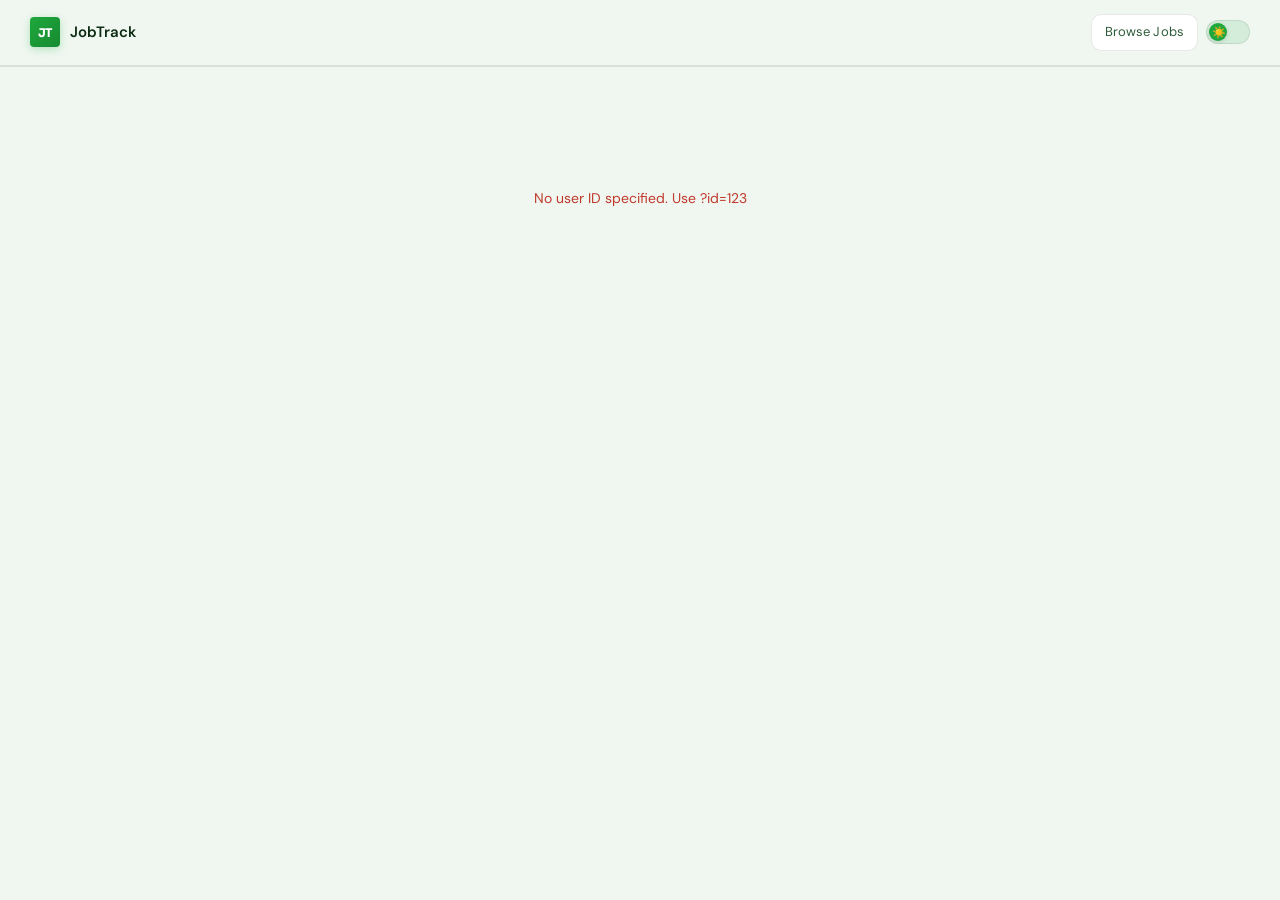
<file: job-application-system/frontend/pages/profile.html>
<!DOCTYPE html>
<html lang="en">
<head>
  <meta charset="UTF-8"/>
  <meta name="viewport" content="width=device-width, initial-scale=1.0"/>
  <title>Profile — JobTrack</title>
  <link rel="icon" type="image/svg+xml" href="../favicon.svg" />
  <link rel="stylesheet" href="../css/style.css"/>
  <link rel="stylesheet" href="../css/pages/features.css"/>
</head>
<body class="landing-body">
  <nav class="landing-nav" style="background:rgba(240,247,241,0.96);border-bottom:2px solid var(--border);">
    <a href="../index.html" class="landing-nav-logo">
      <div class="logo-box" style="border-radius:4px;">JT</div>
      <span>JobTrack</span>
    </a>
    <div class="landing-nav-links" style="display:flex;gap:8px;align-items:center;">
      <a href="jobs.html" class="btn btn-ghost btn-sm">Browse Jobs</a>
      <div id="profileThemeToggle"></div>
    </div>
  </nav>

  <div class="pub-profile-page" id="profilePage">
    <div style="text-align:center;padding:80px 24px;color:var(--ink-muted);font-family:var(--mono);font-size:13px;" id="profileLoading">
      Loading profile...
    </div>
  </div>

  <script src="../js/config.js"></script>
  <script src="../js/main.js"></script>
  <script src="../js/features.js"></script>
  <script>
    renderThemeToggle('profileThemeToggle');

    const LOGO_IG = `<svg xmlns="http://www.w3.org/2000/svg" width="14" height="14" viewBox="0 0 24 24" fill="none" stroke="currentColor" stroke-width="2"><rect x="2" y="2" width="20" height="20" rx="5" ry="5"/><path d="M16 11.37A4 4 0 1 1 12.63 8 4 4 0 0 1 16 11.37z"/></svg>`;
    const LOGO_FB = `<svg xmlns="http://www.w3.org/2000/svg" width="14" height="14" viewBox="0 0 24 24" fill="currentColor"><path d="M18 2h-3a5 5 0 0 0-5 5v3H7v4h3v8h4v-8h3l1-4h-4V7a1 1 0 0 1 1-1h3z"/></svg>`;
    const LOGO_WEB = `<svg xmlns="http://www.w3.org/2000/svg" width="14" height="14" viewBox="0 0 24 24" fill="none" stroke="currentColor" stroke-width="2"><circle cx="12" cy="12" r="10"/><line x1="2" y1="12" x2="22" y2="12"/><path d="M12 2a15.3 15.3 0 0 1 4 10 15.3 15.3 0 0 1-4 10 15.3 15.3 0 0 1-4-10 15.3 15.3 0 0 1 4-10z"/></svg>`;

    (async function loadPublicProfile() {
      const params = new URLSearchParams(window.location.search);
      const userId = params.get("id");
      if (!userId) {
        document.getElementById("profilePage").innerHTML = `<div style="text-align:center;padding:80px;color:var(--red);font-size:14px;">No user ID specified. Use ?id=123</div>`;
        return;
      }
      try {
        const res = await fetch(`${API_BASE}/profile/${userId}`);
        const data = await res.json();
        if (!res.ok) throw new Error(data.detail || "Profile not found");

        document.title = `${data.name} — JobTrack`;

        const verifiedBadge = data.is_verified
          ? `<span style="display:inline-flex;align-items:center;gap:3px;background:rgba(30,168,60,0.1);border:1px solid rgba(30,168,60,0.3);color:var(--green);font-size:9px;font-weight:700;padding:2px 7px;border-radius:4px;font-family:var(--mono);margin-left:8px;">✓ VERIFIED</span>`
          : "";

        let socialHtml = "";
        if (data.instagram) socialHtml += `<a href="https://instagram.com/${data.instagram}" target="_blank" class="pub-social-link">${LOGO_IG} @${data.instagram}</a>`;
        if (data.facebook) socialHtml += `<a href="https://facebook.com/${data.facebook}" target="_blank" class="pub-social-link">${LOGO_FB} ${data.facebook}</a>`;
        if (data.website) socialHtml += `<a href="${data.website}" target="_blank" class="pub-social-link">${LOGO_WEB} Website</a>`;

        let jobsHtml = "";
        if (data.jobs && data.jobs.length > 0) {
          jobsHtml = `<div class="pub-jobs-section">
            <div class="pub-jobs-title">Open Positions (${data.jobs.length})</div>
            ${data.jobs.map(j => `
              <div class="job-item" style="padding:12px 0;border-radius:0;">
                <div style="flex:1;">
                  <div style="display:flex;align-items:center;gap:8px;margin-bottom:3px;">
                    ${j.image_url ? `<img src="${j.image_url}" style="width:36px;height:36px;object-fit:cover;border-radius:6px;" onerror="this.style.display='none'"/>` : ""}
                    <span class="job-item-title">${j.title}</span>
                    <span class="pill pill-${j.status}">${j.status}</span>
                  </div>
                  <div class="job-item-meta">
                    <span>${j.company}</span><span>📍 ${j.location}</span>
                    <span class="type-tag ${({"Full-Time":"full-time","Part-Time":"part-time","Internship":"internship","Remote":"remote"})[j.type] || ""}">${j.type}</span>
                    ${j.salary ? `<span>${j.salary}</span>` : ""}
                  </div>
                </div>
                <a href="jobs.html" class="btn btn-ghost btn-sm">View →</a>
              </div>`).join("")}
          </div>`;
        }

        // Completeness bar
        const comp = data.completeness || {};
        const pct = comp.percentage || 0;
        const barClass = pct < 40 ? "low" : pct < 70 ? "mid" : "";

        document.getElementById("profilePage").innerHTML = `
          <div class="pub-profile-card">
            <div class="pub-banner">
              ${data.banner_url ? `<img src="${data.banner_url}" onerror="this.style.display='none'"/>` : ""}
            </div>
            <div class="pub-avatar-wrap">
              ${data.profile_pic ? `<img src="${data.profile_pic}" onerror="this.parentElement.textContent='${(data.name||"?")[0].toUpperCase()}'"/>` : (data.name||"?")[0].toUpperCase()}
            </div>
            <div class="pub-info">
              <div class="pub-name">${data.name || "—"}${verifiedBadge}</div>
              <div class="pub-role">${data.role || "User"}</div>
              <div style="margin-bottom:12px;">
                <div style="display:flex;align-items:center;gap:8px;margin-bottom:4px;">
                  <span style="font-size:11px;color:var(--ink-muted);">Profile</span>
                  <span style="font-size:11px;font-weight:700;color:var(--accent);font-family:var(--font-alt);">${pct}%</span>
                </div>
                <div class="pc-bar"><div class="pc-bar-fill ${barClass}" style="width:${pct}%"></div></div>
              </div>
              <div class="pub-bio">${data.about_me || '<span style="color:var(--ink-muted);font-style:italic;">No bio provided.</span>'}</div>
              ${socialHtml ? `<div class="pub-social-links">${socialHtml}</div>` : ""}
              <div style="margin-top:14px;font-size:11px;color:var(--ink-muted);">
                Joined ${data.created_at ? new Date(data.created_at).toLocaleDateString("en-US", {month:"long", year:"numeric"}) : "—"}
              </div>
            </div>
            ${jobsHtml}
          </div>
          <div style="text-align:center;margin-top:16px;">
            <button class="btn btn-ghost btn-sm" onclick="copyProfileLink()">📋 Copy Profile Link</button>
          </div>`;
      } catch (e) {
        document.getElementById("profilePage").innerHTML = `<div style="text-align:center;padding:80px;color:var(--red);font-size:14px;">${e.message}</div>`;
      }
    })();

    function copyProfileLink() {
      navigator.clipboard.writeText(window.location.href).then(() => {
        showActionPopup({ title: "Copied!", message: "Profile link copied to clipboard.", type: "success", duration: 1200 });
      });
    }
  </script>
</body>
</html>
</file>
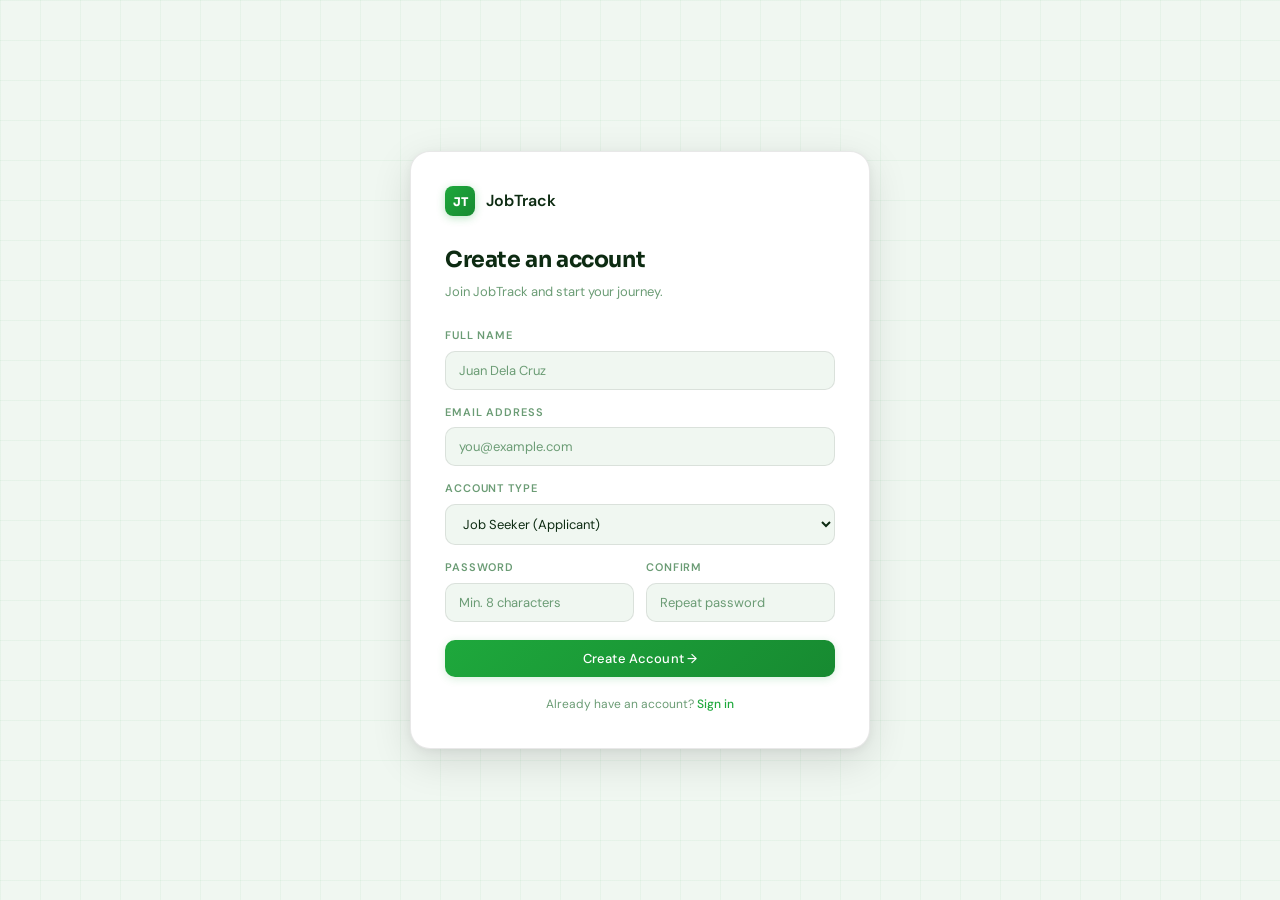
<file: job-application-system/frontend/pages/register.html>
<!DOCTYPE html>
<html lang="en">
<head>
  <meta charset="UTF-8"/>
  <meta name="viewport" content="width=device-width, initial-scale=1.0"/>
  <title>Register — JobTrack</title>
  <link rel="icon" type="image/svg+xml" href="../favicon.svg" />
  <link rel="stylesheet" href="../css/style.css"/>
  <link rel="stylesheet" href="../css/pages/features.css"/>
</head>
<body class="auth-page">
  <div class="auth-box animate-in" style="max-width:460px;">
    <div class="auth-logo">
      <div class="logo-box">JT</div>
      <span class="auth-logo-text">JobTrack</span>
    </div>
    <h2 class="auth-title">Create an account</h2>
    <p class="auth-sub">Join JobTrack and start your journey.</p>
    <div id="registerAlert" class="alert"></div>
    <div class="form-group">
      <label>Full Name</label>
      <input type="text" id="name" placeholder="Juan Dela Cruz"/>
    </div>
    <div class="form-group">
      <label>Email Address</label>
      <input type="email" id="email" placeholder="you@example.com"/>
    </div>
    <div class="form-group">
      <label>Account Type</label>
      <select id="role">
        <option value="applicant">Job Seeker (Applicant)</option>
        <option value="employer">Employer / Recruiter</option>
      </select>
    </div>
    <div class="form-grid-2">
      <div class="form-group">
        <label>Password</label>
        <input type="password" id="password" placeholder="Min. 8 characters"/>
      </div>
      <div class="form-group">
        <label>Confirm</label>
        <input type="password" id="confirm" placeholder="Repeat password"/>
      </div>
    </div>
    <button class="btn btn-primary" onclick="handleRegister()" style="width:100%;justify-content:center;padding:10px;margin-top:4px;">
      Create Account →
    </button>
    <div class="auth-footer">
      Already have an account? <a href="login.html">Sign in</a>
    </div>
  </div>
  <script src="../js/config.js"></script>
  <script src="../js/main.js"></script>
  <script>
    async function handleRegister() {
      const password = document.getElementById("password").value;
      const confirm  = document.getElementById("confirm").value;
      if (password !== confirm) return showAlert("registerAlert", "Passwords do not match.", "error");
      if (password.length < 8)  return showAlert("registerAlert", "Password must be at least 8 characters.", "error");
      try {
        await api("/auth/register", "POST", {
          name:     document.getElementById("name").value,
          email:    document.getElementById("email").value,
          role:     document.getElementById("role").value,
          password,
        });
        showAlert("registerAlert", "Account created! Redirecting...", "success");
        setTimeout(() => window.location.href = "login.html", 1400);
      } catch (e) { showAlert("registerAlert", e.message, "error"); }
    }
  </script>
  <script src="../js/features.js"></script>
</body>
</html>
</file>
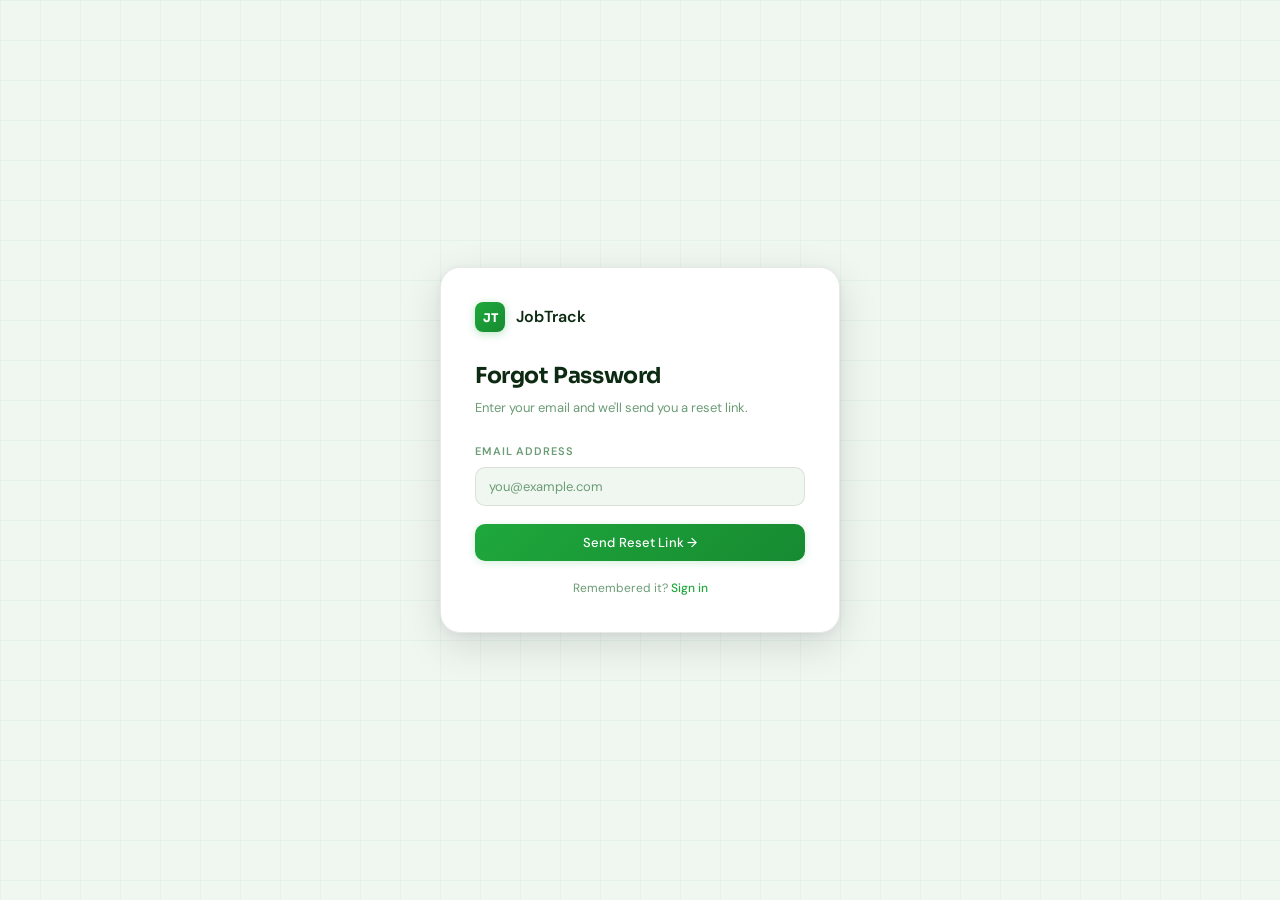
<file: job-application-system/frontend/pages/reset-password.html>
<!DOCTYPE html>
<html lang="en">
<head>
  <meta charset="UTF-8"/>
  <meta name="viewport" content="width=device-width, initial-scale=1.0"/>
  <title>Reset Password — JobTrack</title>
  <link rel="icon" type="image/svg+xml" href="../favicon.svg" />
  <link rel="stylesheet" href="../css/style.css"/>
  <link rel="stylesheet" href="../css/pages/features.css"/>
  <style>
    .msg-box { padding:10px 14px; border-radius:8px; font-size:13px; margin-bottom:14px; border:1px solid; line-height:1.5; }
    .msg-box.error   { background:rgba(255,68,68,0.08);  border-color:rgba(255,68,68,0.25);  color:#ff4444; }
    .msg-box.success { background:rgba(68,221,136,0.08); border-color:rgba(68,221,136,0.25); color:#44dd88; }
    .msg-box.info    { background:rgba(77,159,255,0.08); border-color:rgba(77,159,255,0.25); color:#4d9fff; }
  </style>
</head>
<body class="auth-page">
  <div class="auth-box animate-in">
    <div class="auth-logo">
      <div class="logo-box">JT</div>
      <span class="auth-logo-text">JobTrack</span>
    </div>

    <div id="viewForgot">
      <h2 class="auth-title">Forgot Password</h2>
      <p class="auth-sub">Enter your email and we'll send you a reset link.</p>
      <div id="forgotMsg"></div>
      <div class="form-group">
        <label>Email Address</label>
        <input type="email" id="forgotEmail" placeholder="you@example.com" autocomplete="email"/>
      </div>
      <button class="btn btn-primary" id="sendBtn"
        style="width:100%;justify-content:center;padding:10px;margin-top:4px;">
        Send Reset Link →
      </button>
      <div class="auth-footer">
        Remembered it? <a href="login.html">Sign in</a>
      </div>
    </div>

    <div id="viewSent" style="display:none;">
      <div style="text-align:center;padding:12px 0;">
        <div style="font-size:44px;margin-bottom:16px;">📧</div>
        <h2 class="auth-title">Check Your Email</h2>
        <p class="auth-sub" id="sentEmailText">We sent a reset link to your email.</p>
        <div class="msg-box info" style="text-align:left;margin-top:16px;">
          Check your <strong>spam/junk</strong> folder too. Link expires in <strong>30 minutes</strong>.<br/>
          <button onclick="backToForgot()" style="background:none;border:none;color:#4d9fff;cursor:pointer;font-size:13px;padding:0;margin-top:6px;font-family:inherit;">← Try a different email</button>
        </div>
        <a href="login.html" class="btn btn-ghost btn-sm" style="margin-top:20px;width:100%;justify-content:center;">← Back to Sign In</a>
      </div>
    </div>

    <div id="viewReset" style="display:none;">
      <h2 class="auth-title">Set New Password</h2>
      <p class="auth-sub">Choose a new password for your account.</p>
      <div id="resetMsg"></div>
      <div class="form-group">
        <label>New Password</label>
        <input type="password" id="newPassword" placeholder="Min. 8 characters"/>
      </div>
      <div class="form-group">
        <label>Confirm Password</label>
        <input type="password" id="confirmPassword" placeholder="Repeat password"/>
      </div>
      <button class="btn btn-primary" id="resetBtn"
        style="width:100%;justify-content:center;padding:10px;margin-top:4px;">
        Update Password →
      </button>
    </div>

    <div id="viewDone" style="display:none;">
      <div style="text-align:center;padding:12px 0;">
        <div style="font-size:40px;margin-bottom:16px;">✓</div>
        <h2 class="auth-title">Password Updated</h2>
        <p class="auth-sub">Your password has been changed successfully.</p>
        <a href="login.html" class="btn btn-primary" style="width:100%;justify-content:center;padding:10px;margin-top:8px;">Sign In →</a>
      </div>
    </div>

    <div id="viewInvalid" style="display:none;">
      <div style="text-align:center;padding:12px 0;">
        <div style="font-size:40px;margin-bottom:16px;">✕</div>
        <h2 class="auth-title">Link Expired</h2>
        <p class="auth-sub">This reset link is invalid or has expired.</p>
        <a href="reset-password.html" class="btn btn-primary" style="width:100%;justify-content:center;padding:10px;margin-top:8px;">Request New Link →</a>
      </div>
    </div>
  </div>

  <!-- Load main.js LAST so body is always visible even if it errors -->
  <script>
    // Inline everything — no dependency on main.js for this page
    const API_BASE = (window.JT_CONFIG && window.JT_CONFIG.API_BASE) || "http://localhost:8000";
    const params     = new URLSearchParams(window.location.search);
    const resetToken = params.get("token");

    function setMsg(elId, html, type) {
      var el = document.getElementById(elId);
      if (el) el.innerHTML = '<div class="msg-box ' + type + '">' + html + '</div>';
    }
    function clearMsg(elId) {
      var el = document.getElementById(elId);
      if (el) el.innerHTML = "";
    }
    function show(id)   { document.getElementById(id).style.display = "block"; }
    function hide(id)   { document.getElementById(id).style.display = "none";  }

    // If token in URL, verify and show reset form
    if (resetToken) {
      hide("viewForgot");
      fetch(API_BASE + "/auth/reset-password/verify?token=" + encodeURIComponent(resetToken))
        .then(function(r) {
          if (r.ok) show("viewReset");
          else      show("viewInvalid");
        })
        .catch(function() { show("viewInvalid"); });
    }

    function backToForgot() {
      hide("viewSent");
      show("viewForgot");
      clearMsg("forgotMsg");
      var btn = document.getElementById("sendBtn");
      btn.disabled = false;
      btn.textContent = "Send Reset Link →";
    }

    function sendReset() {
      var email = document.getElementById("forgotEmail").value.trim();
      if (!email) { setMsg("forgotMsg", "Please enter your email address.", "error"); return; }

      var btn = document.getElementById("sendBtn");
      btn.disabled = true;
      btn.textContent = "Sending…";
      clearMsg("forgotMsg");

      fetch(API_BASE + "/auth/forgot-password", {
        method:  "POST",
        headers: { "Content-Type": "application/json" },
        body:    JSON.stringify({ email: email }),
      })
      .then(function(res) {
        return res.json().then(function(data) {
          return { ok: res.ok, data: data };
        });
      })
      .then(function(result) {
        if (!result.ok) {
          setMsg("forgotMsg", "✕ " + (result.data.detail || "Server error. Try again."), "error");
          btn.disabled = false;
          btn.textContent = "Send Reset Link →";
          return;
        }
        document.getElementById("sentEmailText").textContent =
          "We sent a password reset link to " + email + ". Open it to continue.";
        hide("viewForgot");
        show("viewSent");
      })
      .catch(function(e) {
        setMsg("forgotMsg", "✕ Could not reach the server. Check that the backend is running.", "error");
        btn.disabled = false;
        btn.textContent = "Send Reset Link →";
      });
    }

    function doReset() {
      var newPw  = document.getElementById("newPassword").value;
      var confPw = document.getElementById("confirmPassword").value;
      if (newPw !== confPw)  { setMsg("resetMsg", "✕ Passwords do not match.", "error"); return; }
      if (newPw.length < 8)  { setMsg("resetMsg", "✕ Password must be at least 8 characters.", "error"); return; }

      var btn = document.getElementById("resetBtn");
      btn.disabled = true;
      btn.textContent = "Updating…";

      fetch(API_BASE + "/auth/reset-password", {
        method:  "POST",
        headers: { "Content-Type": "application/json" },
        body:    JSON.stringify({ token: resetToken, new_password: newPw }),
      })
      .then(function(res) {
        return res.json().then(function(data) { return { ok: res.ok, data: data }; });
      })
      .then(function(result) {
        if (!result.ok) throw new Error(result.data.detail || "Failed");
        hide("viewReset");
        show("viewDone");
      })
      .catch(function(e) {
        setMsg("resetMsg", "✕ " + e.message, "error");
        btn.disabled = false;
        btn.textContent = "Update Password →";
      });
    }

    // Wire buttons after DOM is ready
    document.addEventListener("DOMContentLoaded", function() {
      document.getElementById("sendBtn").onclick  = sendReset;
      document.getElementById("resetBtn").onclick = doReset;
    });

    document.addEventListener("keydown", function(e) {
      if (e.key !== "Enter") return;
      if (resetToken) doReset();
      else sendReset();
    });
  </script>

  <!-- config.js must load before main.js -->
  <script src="../js/config.js"></script>
  <!-- main.js loaded after so its opacity/sidebar code doesn't break anything -->
  <script src="../js/main.js"></script>
</body>
</html>
</file>
<file: job-application-system/frontend/css/style.css>
@import url('https://fonts.googleapis.com/css2?family=Sora:wght@300;400;500;600;700&family=DM+Sans:ital,wght@0,300;0,400;0,500;0,600;1,400&family=DM+Mono:wght@400;500&display=swap');

:root {
  /* ── SNSU Green/White Palette ── */
  --bg:          #f0f7f1;
  --sidebar:     #ffffff;
  --surface:     #ffffff;
  --surface2:    #e8f5eb;
  --surface3:    #d4edda;
  --border:      rgba(0,0,0,0.09);
  --border-soft: rgba(0,0,0,0.04);

  /* ── Text ── */
  --ink:         #0d2b12;
  --ink-soft:    #2e5c38;
  --ink-muted:   #6b9c75;

  /* ── SNSU Green Accent ── */
  --accent:      #1ea83c;
  --accent-light:#28c94a;
  --accent-dim:  rgba(30,168,60,0.12);
  --accent-hover:#178a31;
  --accent-glow: rgba(30,168,60,0.25);

  /* ── Supporting colors ── */
  --accent2:     #c0392b;
  --accent3:     #1a6ea8;
  --red:         #c0392b;
  --red-dim:     rgba(192,57,43,0.1);
  --green:       #1ea83c;
  --green-dim:   rgba(30,168,60,0.12);
  --gold:        #a06800;
  --gold-dim:    rgba(160,104,0,0.1);
  --blue-dim:    rgba(26,110,168,0.1);
  --purple:      #6c3483;

  /* ── Layout ── */
  --sidebar-w:   230px;
  --font:        'DM Sans', sans-serif;
  --font-alt:    'Sora', sans-serif;
  --mono:        'DM Mono', monospace;
  --radius:      10px;
  --radius-lg:   14px;
  --radius-xl:   20px;
  --shadow-sm:   0 1px 3px rgba(0,0,0,0.06), 0 2px 8px rgba(0,0,0,0.04);
  --shadow-md:   0 4px 16px rgba(0,0,0,0.09), 0 1px 4px rgba(0,0,0,0.04);
  --shadow-lg:   0 12px 40px rgba(0,0,0,0.12), 0 2px 8px rgba(0,0,0,0.05);
  --shadow-green:0 6px 24px rgba(30,168,60,0.22), 0 2px 8px rgba(30,168,60,0.12);
}

*, *::before, *::after { box-sizing: border-box; margin: 0; padding: 0; }
html { scroll-behavior: smooth; }
body {
  background: var(--bg);
  color: var(--ink);
  font-family: var(--font);
  font-size: 14px;
  line-height: 1.6;
  min-height: 100vh;
  -webkit-font-smoothing: antialiased;
}
a { text-decoration: none; color: inherit; }

/* ── Animations ── */
@keyframes fadeUp    { from { opacity:0; transform:translateY(10px); } to { opacity:1; transform:translateY(0); } }
@keyframes fadeIn    { from { opacity:0; } to { opacity:1; } }
@keyframes pulse     { 0%,100% { opacity:1; } 50% { opacity:0.4; } }
@keyframes greenPop  { 0%{transform:scale(1)} 50%{transform:scale(1.04)} 100%{transform:scale(1)} }
@keyframes shimmer   { 0%{background-position:-200% center} 100%{background-position:200% center} }
@keyframes ripple    { 0%{transform:scale(0);opacity:0.6} 100%{transform:scale(2.5);opacity:0} }

.animate-in { animation: fadeUp 0.4s cubic-bezier(0.22,1,0.36,1) forwards; }
.delay-1 { animation-delay:0.07s; opacity:0; }
.delay-2 { animation-delay:0.14s; opacity:0; }
.delay-3 { animation-delay:0.21s; opacity:0; }

/* ══════════════════════════════════════
   SIDEBAR
══════════════════════════════════════ */
.app-layout { display:flex; min-height:100vh; }

.sidebar {
  width: var(--sidebar-w);
  background: var(--sidebar);
  border-right: 1px solid var(--border);
  position: fixed; top:0; left:0; bottom:0;
  display: flex; flex-direction: column;
  z-index: 50; overflow-y: auto; overflow-x: hidden;
  box-shadow: 1px 0 8px rgba(0,0,0,0.04);
}

.sidebar::-webkit-scrollbar { width: 3px; }
.sidebar::-webkit-scrollbar-track { background: transparent; }
.sidebar::-webkit-scrollbar-thumb { background: var(--surface3); border-radius: 2px; }

.sidebar-logo {
  display: flex; align-items: center; gap: 11px;
  padding: 22px 18px 18px;
  border-bottom: 1px solid rgba(30,168,60,0.15);
  background: linear-gradient(160deg, #1b9e38 0%, #157a2c 100%);
}
.sidebar-logo-icon {
  width: 30px; height: 30px;
  background: rgba(255,255,255,0.25);
  border-radius: 8px;
  display: grid; place-items: center;
  font-size: 12px; font-weight: 700;
  color: #ffffff;
  font-family: var(--font-alt);
  flex-shrink: 0;
  backdrop-filter: blur(4px);
}
.sidebar-logo-text { font-size: 14px; font-weight: 700; letter-spacing: -0.3px; color: #fff; font-family: var(--font-alt); }
.sidebar-logo-text span { color: rgba(255,255,255,0.65); font-weight: 400; font-family: var(--font); }

.sidebar-section { padding: 12px 10px 4px; }
.sidebar-section-label {
  font-size: 10px; font-weight: 600; letter-spacing: 0.08em;
  text-transform: uppercase; color: var(--ink-muted);
  padding: 0 10px; margin-bottom: 5px;
}
.sidebar-nav { display: flex; flex-direction: column; gap: 2px; }

.sidebar-link {
  display: flex; align-items: center; gap: 10px;
  padding: 9px 12px; border-radius: var(--radius);
  color: var(--ink-soft); font-size: 13px; font-weight: 400;
  transition: background 0.18s, color 0.18s, transform 0.15s, box-shadow 0.18s;
  cursor: pointer; border: none; background: none;
  width: 100%; text-align: left;
  position: relative; overflow: hidden;
}
.sidebar-link::before {
  content: '';
  position: absolute; left: 0; top: 0; bottom: 0;
  width: 3px; background: var(--accent);
  border-radius: 0 2px 2px 0;
  transform: scaleY(0);
  transition: transform 0.2s cubic-bezier(0.22,1,0.36,1);
}
.sidebar-link:hover {
  background: var(--accent-dim);
  color: var(--accent);
  transform: translateX(2px);
  box-shadow: inset 0 0 0 1px rgba(30,168,60,0.12);
}
.sidebar-link:hover::before { transform: scaleY(1); }
.sidebar-link.active {
  background: var(--accent-dim);
  color: var(--accent);
  font-weight: 600;
}
.sidebar-link.active::before { transform: scaleY(1); }
.sidebar-link .icon {
  width: 18px; flex-shrink: 0;
  opacity: 0.4;
  display: grid; place-items: center;
}
.sidebar-link.active .icon { opacity: 1; }
.sidebar-link:hover .icon { opacity: 0.8; }

.sidebar-badge {
  margin-left: auto;
  background: var(--surface2);
  color: var(--ink-muted);
  font-size: 10px; padding: 2px 7px;
  border-radius: 100px;
  font-family: var(--mono);
  font-weight: 500;
}
.sidebar-link.active .sidebar-badge,
.sidebar-link:hover .sidebar-badge {
  background: var(--accent-dim);
  color: var(--accent);
}

.sidebar-bottom {
  margin-top: auto;
  padding: 14px 10px;
  border-top: 1px solid var(--border);
}
.sidebar-user {
  display: flex; align-items: center; gap: 10px;
  padding: 9px 12px; border-radius: var(--radius);
}
.sidebar-avatar {
  width: 30px; height: 30px; border-radius: 50%;
  background: var(--surface2);
  display: grid; place-items: center;
  font-size: 12px; font-weight: 600;
  color: var(--ink-soft); flex-shrink: 0; overflow: hidden;
  border: 1.5px solid var(--border);
}
.sidebar-avatar img { width: 100%; height: 100%; object-fit: cover; border-radius: 50%; }
.sidebar-user-name { font-size: 13px; font-weight: 500; white-space: nowrap; overflow: hidden; text-overflow: ellipsis; color: var(--ink); }
.sidebar-user-role { font-size: 10px; color: var(--ink-muted); text-transform: capitalize; }

/* Main layout */
.main-content { margin-left: var(--sidebar-w); flex: 1; min-width: 0; }

.topbar {
  height: 54px; border-bottom: 1px solid var(--border);
  display: flex; align-items: center; justify-content: space-between;
  padding: 0 26px;
  position: sticky; top: 0;
  background: rgba(240,247,241,0.94);
  backdrop-filter: blur(12px);
  z-index: 40;
}
.topbar-title { font-size: 13px; font-weight: 400; color: var(--ink-soft); }
.topbar-title strong { color: var(--ink); font-weight: 600; }
.topbar-actions { display: flex; align-items: center; gap: 8px; }
.topbar-live {
  display: flex; align-items: center; gap: 6px;
  font-size: 11px; color: var(--ink-muted); font-family: var(--mono);
}
.live-dot {
  width: 7px; height: 7px; border-radius: 50%;
  background: var(--green); animation: pulse 2s infinite;
}

.content-area { padding: 28px; }

/* ══════════════════════════════════════
   BUTTONS — Green theme with pop effects
══════════════════════════════════════ */
.btn {
  display: inline-flex; align-items: center; gap: 6px;
  padding: 9px 18px; border-radius: var(--radius);
  font-family: var(--font); font-size: 13px; font-weight: 500;
  border: none; cursor: pointer;
  transition: background 0.16s, color 0.16s, box-shadow 0.18s, transform 0.15s;
  white-space: nowrap; letter-spacing: 0.01em;
  outline: none;
  position: relative; overflow: hidden;
}
.btn:active { transform: scale(0.97) !important; }
.btn::after {
  content: '';
  position: absolute; inset: 0;
  background: radial-gradient(circle at center, rgba(255,255,255,0.25) 0%, transparent 70%);
  opacity: 0;
  transition: opacity 0.2s;
}
.btn:hover::after { opacity: 1; }

.btn-primary {
  background: linear-gradient(135deg, #1ea83c 0%, #178a31 100%);
  color: #fff;
  box-shadow: 0 2px 8px rgba(30,168,60,0.18);
}
.btn-primary:hover {
  background: linear-gradient(135deg, #28c94a 0%, #1ea83c 100%);
  box-shadow: var(--shadow-green);
  transform: translateY(-1px);
}

.btn-accent {
  background: var(--accent);
  color: #fff;
}
.btn-accent:hover {
  background: var(--accent-hover);
  box-shadow: var(--shadow-green);
  transform: translateY(-1px);
}

.btn-ghost {
  background: var(--surface);
  color: var(--ink-soft);
  border: 1px solid var(--border);
}
.btn-ghost:hover {
  background: var(--accent-dim);
  color: var(--accent);
  border-color: rgba(30,168,60,0.3);
  box-shadow: 0 2px 10px rgba(30,168,60,0.1);
  transform: translateY(-1px);
}

.btn-danger {
  background: var(--red-dim);
  color: var(--red);
}
.btn-danger:hover {
  background: rgba(192,57,43,0.18);
  box-shadow: 0 3px 10px rgba(192,57,43,0.14);
  transform: translateY(-1px);
}

.btn-success {
  background: var(--green-dim);
  color: var(--green);
}
.btn-success:hover {
  background: rgba(30,168,60,0.2);
  box-shadow: 0 3px 12px rgba(30,168,60,0.2);
  transform: translateY(-1px);
}

.btn-warning {
  background: var(--gold-dim);
  color: var(--gold);
}
.btn-warning:hover {
  background: rgba(160,104,0,0.18);
  box-shadow: 0 3px 10px rgba(160,104,0,0.14);
  transform: translateY(-1px);
}

.btn-sm  { padding: 6px 13px; font-size: 12px; border-radius: 8px; }
.btn-lg  { padding: 11px 22px; font-size: 14px; }

/* ══════════════════════════════════════
   LANDING PAGE
══════════════════════════════════════ */
.landing-body { min-height: 100vh; display: flex; flex-direction: column; background: var(--bg); }

.landing-nav {
  display: flex; align-items: center; justify-content: space-between;
  padding: 14px 30px;
  border-bottom: 1px solid var(--border);
  position: sticky; top: 0; z-index: 50;
  background: rgba(240,247,241,0.94);
  backdrop-filter: blur(12px);
}
.landing-nav-logo {
  display: flex; align-items: center; gap: 10px;
  font-size: 15px; font-weight: 600; letter-spacing: -0.2px; color: var(--ink);
}
.logo-box {
  width: 30px; height: 30px;
  background: linear-gradient(135deg, var(--accent), var(--accent-hover));
  border-radius: 8px;
  display: grid; place-items: center;
  font-size: 12px; font-weight: 700;
  color: #fff; font-family: var(--font-alt);
  box-shadow: 0 2px 8px rgba(30,168,60,0.3);
}
.landing-nav-links { display: flex; align-items: center; gap: 4px; }
.landing-hamburger { display: none; }
.landing-nav-links a {
  font-size: 13px; font-weight: 400; color: var(--ink-soft);
  padding: 7px 13px; border-radius: var(--radius);
  transition: background 0.18s, color 0.18s, transform 0.15s;
  position: relative;
}
.landing-nav-links a:hover {
  background: var(--accent-dim);
  color: var(--accent);
  transform: translateY(-1px);
}

.hero-section {
  flex: 1; display: flex; flex-direction: column;
  align-items: center; justify-content: center;
  text-align: center; padding: 90px 32px 64px;
  position: relative; overflow: hidden;
}
.hero-grid-bg {
  position: absolute; inset: 0;
  background-image:
    linear-gradient(rgba(30,168,60,0.07) 1px, transparent 1px),
    linear-gradient(90deg, rgba(30,168,60,0.07) 1px, transparent 1px);
  background-size: 44px 44px;
  mask-image: radial-gradient(ellipse 80% 80% at 50% 50%, black 40%, transparent 100%);
}
.hero-tag {
  display: inline-flex; align-items: center; gap: 7px;
  background: var(--surface); border: 1px solid rgba(30,168,60,0.2);
  padding: 6px 14px; border-radius: 100px;
  font-size: 11px; font-weight: 500; color: var(--accent);
  font-family: var(--mono); letter-spacing: 0.06em;
  margin-bottom: 30px; position: relative;
  box-shadow: 0 2px 12px rgba(30,168,60,0.1);
}
.hero-tag::before {
  content: ''; width: 6px; height: 6px; border-radius: 50%;
  background: var(--accent); flex-shrink: 0;
  animation: pulse 2s infinite;
}
.hero-title {
  font-family: var(--font-alt);
  font-size: clamp(38px, 6vw, 68px);
  font-weight: 700; line-height: 1.08;
  letter-spacing: -2px; margin-bottom: 20px;
  position: relative; color: var(--ink);
}
.hero-title .highlight { color: var(--accent); }
.hero-sub {
  font-size: 16px; color: var(--ink-soft);
  max-width: 480px; line-height: 1.75;
  margin-bottom: 36px; position: relative; font-weight: 400;
}
.hero-cta { display: flex; gap: 10px; justify-content: center; position: relative; flex-wrap: wrap; }

/* Stats bar */
.stats-bar {
  display: flex; justify-content: center;
  border-top: 1px solid var(--border); border-bottom: 1px solid var(--border);
  background: var(--surface);
}
.stats-bar-item { flex: 1; max-width: 220px; padding: 24px; text-align: center; border-right: 1px solid var(--border); }
.stats-bar-item:last-child { border-right: none; }
.stats-bar-num { font-family: var(--font-alt); font-size: 30px; font-weight: 700; color: var(--accent); letter-spacing: -1px; margin-bottom: 4px; }
.stats-bar-label { font-size: 11px; color: var(--ink-muted); text-transform: uppercase; letter-spacing: 0.1em; font-weight: 500; }

/* Features */
.features-section { padding: 64px 32px; max-width: 1100px; margin: 0 auto; }
.features-header { display: flex; align-items: center; justify-content: space-between; margin-bottom: 28px; }
.features-header h2 { font-size: 20px; font-weight: 600; letter-spacing: -0.4px; color: var(--ink); }
.features-header p  { font-size: 13px; color: var(--ink-muted); }
.features-grid {
  display: grid; grid-template-columns: repeat(4, 1fr);
  gap: 1px; background: var(--border);
  border: 1px solid var(--border); border-radius: var(--radius-xl);
  overflow: hidden; box-shadow: var(--shadow-sm);
}
.feature-card {
  background: var(--surface); padding: 26px;
  transition: background 0.18s, transform 0.18s, box-shadow 0.18s;
  cursor: default;
}
.feature-card:hover {
  background: linear-gradient(135deg, #f0fff4, #e8f5eb);
  transform: translateY(-2px);
  box-shadow: 0 8px 24px rgba(30,168,60,0.1);
  z-index: 1;
  position: relative;
}
.feature-card-icon { width: 36px; height: 36px; background: var(--accent-dim); border-radius: 10px; display: grid; place-items: center; margin-bottom: 15px; }
.feature-card h3 { font-size: 14px; font-weight: 600; margin-bottom: 7px; color: var(--ink); }
.feature-card p  { font-size: 12px; color: var(--ink-muted); line-height: 1.65; }

/* Landing footer */
.landing-footer {
  border-top: 1px solid var(--border); padding: 18px 30px;
  display: flex; justify-content: space-between; align-items: center;
  background: var(--surface);
}
.landing-footer p { font-size: 12px; color: var(--ink-muted); font-family: var(--mono); }

/* ══════════════════════════════════════
   AUTH PAGES
══════════════════════════════════════ */
.auth-page {
  min-height: 100vh; display: flex; align-items: center;
  justify-content: center; padding: 24px; background: var(--bg);
  background-image:
    linear-gradient(rgba(30,168,60,0.05) 1px, transparent 1px),
    linear-gradient(90deg, rgba(30,168,60,0.05) 1px, transparent 1px);
  background-size: 40px 40px;
}
.auth-box {
  width: 100%; max-width: 400px;
  background: var(--surface); border: 1px solid var(--border);
  border-radius: var(--radius-xl); padding: 34px;
  box-shadow: var(--shadow-lg);
}
.auth-logo { display: flex; align-items: center; gap: 11px; margin-bottom: 26px; }
.auth-logo-text { font-size: 16px; font-weight: 600; color: var(--ink); }
.auth-title { font-family: var(--font-alt); font-size: 22px; font-weight: 700; letter-spacing: -0.4px; margin-bottom: 5px; color: var(--ink); }
.auth-sub   { font-size: 13px; color: var(--ink-muted); margin-bottom: 24px; line-height: 1.6; }
.auth-footer { margin-top: 18px; text-align: center; font-size: 12px; color: var(--ink-muted); }
.auth-footer a { color: var(--accent); font-weight: 500; }

/* ══════════════════════════════════════
   FORMS
══════════════════════════════════════ */
.form-group { margin-bottom: 14px; }
.form-group label {
  display: block; font-size: 11px; font-weight: 600;
  text-transform: uppercase; letter-spacing: 0.08em;
  color: var(--ink-muted); margin-bottom: 6px;
}
.form-group input,
.form-group select,
.form-group textarea {
  width: 100%;
  background: var(--bg);
  border: 1px solid var(--border);
  border-radius: var(--radius);
  color: var(--ink); padding: 10px 13px;
  font-family: var(--font); font-size: 13px;
  transition: border-color 0.15s, box-shadow 0.15s, background 0.15s;
  outline: none;
}
.form-group input::placeholder,
.form-group textarea::placeholder { color: var(--ink-muted); }
.form-group select option { background: var(--surface); color: var(--ink); }
.form-group input:focus,
.form-group select:focus,
.form-group textarea:focus {
  border-color: var(--accent);
  box-shadow: 0 0 0 3px rgba(30,168,60,0.12);
  background: var(--surface);
}
.form-group input:hover:not(:focus),
.form-group select:hover:not(:focus),
.form-group textarea:hover:not(:focus) {
  border-color: rgba(30,168,60,0.3);
}
.form-group textarea { resize: vertical; min-height: 90px; line-height: 1.6; }
.form-grid-2 { display: grid; grid-template-columns: 1fr 1fr; gap: 12px; }
.form-grid-3 { display: grid; grid-template-columns: 1fr 1fr 1fr; gap: 12px; }

/* ══════════════════════════════════════
   ALERTS
══════════════════════════════════════ */
.alert {
  display: none; align-items: center; gap: 9px;
  padding: 11px 15px; border-radius: var(--radius);
  font-size: 13px; margin-bottom: 15px; font-weight: 400;
}
.alert.success { display: flex; background: var(--green-dim); color: var(--green); border: 1px solid rgba(30,168,60,0.25); }
.alert.error   { display: flex; background: var(--red-dim);   color: var(--red);   border: 1px solid rgba(192,57,43,0.2); }
.alert-icon { font-size: 14px; flex-shrink: 0; }

/* ══════════════════════════════════════
   DASHBOARD STATS
══════════════════════════════════════ */
.page-heading { margin-bottom: 22px; }
.page-heading h1 { font-family: var(--font-alt); font-size: 22px; font-weight: 700; letter-spacing: -0.4px; margin-bottom: 3px; color: var(--ink); }
.page-heading p  { font-size: 13px; color: var(--ink-muted); }

.stat-cards { display: grid; grid-template-columns: repeat(4, 1fr); gap: 14px; margin-bottom: 24px; }
.stat-card {
  background: var(--surface); border: 1px solid var(--border);
  border-radius: var(--radius-lg); padding: 20px 22px;
  transition: background 0.2s, box-shadow 0.2s, transform 0.2s, border-color 0.2s;
  box-shadow: 0 1px 3px rgba(0,0,0,0.04);
  cursor: default;
}
.stat-card:hover {
  box-shadow: 0 4px 16px rgba(0,0,0,0.06);
  transform: translateY(-1px);
  border-color: rgba(30,168,60,0.18);
}
.stat-card-label { font-size: 10.5px; font-weight: 600; text-transform: uppercase; letter-spacing: 0.07em; color: var(--ink-muted); margin-bottom: 10px; }
.stat-card-num { font-family: var(--font-alt); font-size: 34px; font-weight: 800; letter-spacing: -1.5px; color: var(--ink); line-height: 1; }
.stat-card-num.green { color: #15873a; }
.stat-card-num.red   { color: #b03a2e; }
.stat-card-num.gold  { color: #a07000; }

/* ══════════════════════════════════════
   TABS
══════════════════════════════════════ */
.tabs { display: flex; gap: 2px; border-bottom: 1px solid var(--border); margin-bottom: 20px; }
.tab-btn {
  padding: 9px 17px; background: none;
  border: none; border-bottom: 2px solid transparent; margin-bottom: -1px;
  font-family: var(--font); font-size: 13px; font-weight: 400;
  color: var(--ink-muted); cursor: pointer;
  transition: color 0.15s, border-color 0.15s, background 0.15s;
  border-radius: var(--radius) var(--radius) 0 0;
}
.tab-btn:hover { color: var(--accent); background: var(--accent-dim); }
.tab-btn.active { color: var(--accent); border-bottom-color: var(--accent); font-weight: 600; }
.tab-content { display: none; }
.tab-content.active { display: block; animation: fadeUp 0.25s ease; }

/* ══════════════════════════════════════
   PANELS
══════════════════════════════════════ */
.panel {
  background: var(--surface); border: 1px solid var(--border);
  border-radius: var(--radius-lg); overflow: hidden; margin-bottom: 16px;
  box-shadow: 0 1px 4px rgba(0,0,0,0.03);
  transition: box-shadow 0.2s;
}
.panel:hover { box-shadow: 0 2px 10px rgba(0,0,0,0.05); }
.panel-header {
  display: flex; align-items: center; justify-content: space-between;
  padding: 14px 20px; border-bottom: 1px solid var(--border);
  background: linear-gradient(135deg, var(--surface2), var(--surface));
}
.panel-header h3 { font-size: 14px; font-weight: 700; color: var(--ink); letter-spacing: -0.1px; }
.panel-body { padding: 20px; }

/* ══════════════════════════════════════
   TABLES
══════════════════════════════════════ */
.data-table { width: 100%; border-collapse: collapse; }
.data-table th {
  text-align: left; padding: 11px 16px;
  font-size: 10px; font-weight: 700;
  text-transform: uppercase; letter-spacing: 0.1em;
  color: var(--ink-muted); border-bottom: 1px solid var(--border);
  background: linear-gradient(135deg, var(--surface2), var(--surface));
}
.data-table td { padding: 12px 16px; border-bottom: 1px solid var(--border-soft); font-size: 13px; color: var(--ink); vertical-align: middle; }
.data-table tr:last-child td { border-bottom: none; }
.data-table tr:hover td {
  background: #f0fff4;
  transition: background 0.15s;
}
.td-title { font-weight: 600; font-size: 13px; color: var(--ink); letter-spacing: -0.1px; }
.td-mono  { font-family: var(--mono); font-size: 12px; color: var(--ink-soft); }
.td-muted { color: var(--ink-muted); font-size: 12px; }

/* ══════════════════════════════════════
   STATUS PILLS
══════════════════════════════════════ */
.pill {
  display: inline-flex; align-items: center; gap: 5px;
  padding: 3px 9px; border-radius: 6px;
  font-size: 11px; font-weight: 500; letter-spacing: 0.01em;
  transition: transform 0.15s, box-shadow 0.15s;
}
.pill:hover { transform: scale(1.05); }
.pill-pending  { background: var(--gold-dim);  color: var(--gold);   }
.pill-reviewed { background: var(--blue-dim);  color: var(--accent3);}
.pill-accepted { background: var(--green-dim); color: var(--green);  }
.pill-rejected { background: var(--red-dim);   color: var(--red);    }
.pill-open     { background: var(--green-dim); color: var(--green);  }
.pill-closed   { background: var(--red-dim);   color: var(--red);    }
.pill-full     { background: var(--gold-dim);  color: var(--gold);   }

/* ══════════════════════════════════════
   JOB TYPE TAGS
══════════════════════════════════════ */
.type-tag {
  display: inline-block; padding: 2px 8px; border-radius: 6px;
  font-size: 10px; font-weight: 600; text-transform: uppercase; letter-spacing: 0.05em;
}
.type-tag.full-time  { background: var(--green-dim); color: var(--green); }
.type-tag.part-time  { background: var(--blue-dim);  color: var(--accent3); }
.type-tag.internship { background: var(--gold-dim);  color: var(--gold); }
.type-tag.remote     { background: var(--accent-dim); color: var(--accent); }

/* ══════════════════════════════════════
   JOB LIST ROWS
══════════════════════════════════════ */
.job-list { display: flex; flex-direction: column; }
.job-item {
  display: flex; align-items: center; justify-content: space-between;
  padding: 16px 20px; border-bottom: 1px solid var(--border-soft);
  transition: background 0.18s, transform 0.15s; gap: 16px;
}
.job-item:last-child { border-bottom: none; }
.job-item:hover {
  background: linear-gradient(135deg, #f0fff4, #e8f5eb);
  transform: translateX(3px);
}
.job-item.closed { opacity: 0.5; }
.job-item-title { font-size: 14px; font-weight: 500; margin-bottom: 4px; color: var(--ink); }
.job-item-meta  { display: flex; align-items: center; gap: 10px; font-size: 12px; color: var(--ink-muted); flex-wrap: wrap; }
.job-item-slots { display: flex; align-items: center; gap: 4px; font-family: var(--mono); font-size: 11px; }
.slots-bar { width: 50px; height: 4px; background: var(--surface3); border-radius: 2px; overflow: hidden; }
.slots-fill { height: 100%; background: var(--green); border-radius: 2px; transition: width 0.4s; }
.slots-fill.warn { background: var(--gold); }
.slots-fill.full { background: var(--red); }

/* ══════════════════════════════════════
   SEARCH
══════════════════════════════════════ */
.search-row { display: flex; gap: 8px; margin-bottom: 18px; }
.search-row input,
.search-row select {
  background: var(--surface); border: 1px solid var(--border);
  border-radius: var(--radius); color: var(--ink);
  padding: 9px 13px; font-family: var(--font); font-size: 13px; outline: none;
  transition: border-color 0.15s, box-shadow 0.15s;
}
.search-row input { flex: 1; }
.search-row input::placeholder { color: var(--ink-muted); }
.search-row input:focus,
.search-row select:focus {
  border-color: var(--accent);
  box-shadow: 0 0 0 3px rgba(30,168,60,0.12);
}
.search-row select option { background: var(--surface); color: var(--ink); }

/* ══════════════════════════════════════
   INTEREST / CATEGORY CHIPS — Green Pop
══════════════════════════════════════ */
.category-grid {
  display: grid; grid-template-columns: repeat(auto-fill, minmax(110px, 1fr));
  gap: 9px; margin-bottom: 20px;
}
.cat-chip {
  display: flex; flex-direction: column; align-items: center; gap: 7px;
  padding: 13px 9px; background: var(--surface);
  border: 1px solid var(--border); border-radius: var(--radius-lg);
  cursor: pointer;
  transition: background 0.18s, border-color 0.18s, box-shadow 0.2s, transform 0.18s, color 0.18s;
  text-align: center; font-size: 11px; font-weight: 500; color: var(--ink-soft);
  box-shadow: var(--shadow-sm);
  position: relative; overflow: hidden;
}
.cat-chip::before {
  content: '';
  position: absolute; inset: 0;
  background: linear-gradient(135deg, rgba(30,168,60,0.08) 0%, rgba(30,168,60,0.02) 100%);
  opacity: 0;
  transition: opacity 0.2s;
}
.cat-chip:hover {
  background: #f0fff4;
  color: var(--accent);
  border-color: rgba(30,168,60,0.35);
  box-shadow: 0 6px 20px rgba(30,168,60,0.18), var(--shadow-sm);
  transform: translateY(-3px) scale(1.02);
}
.cat-chip:hover::before { opacity: 1; }
.cat-chip.active {
  background: linear-gradient(135deg, rgba(30,168,60,0.12), rgba(30,168,60,0.06));
  border-color: rgba(30,168,60,0.4);
  color: var(--accent);
  box-shadow: 0 4px 16px rgba(30,168,60,0.2);
  transform: translateY(-1px);
}
.cat-chip-icon { font-size: 20px; }

/* Interest grid chips (dashboard) */
.int-chip {
  transition: background 0.18s, border-color 0.18s, box-shadow 0.2s, transform 0.18s, color 0.18s !important;
  position: relative; overflow: hidden;
}
.int-chip:hover {
  background: #f0fff4 !important;
  color: var(--accent) !important;
  border-color: rgba(30,168,60,0.35) !important;
  box-shadow: 0 6px 20px rgba(30,168,60,0.18) !important;
  transform: translateY(-3px) scale(1.03) !important;
}
.int-chip.active {
  background: linear-gradient(135deg, rgba(30,168,60,0.12), rgba(30,168,60,0.06)) !important;
  border-color: rgba(30,168,60,0.4) !important;
  color: var(--accent) !important;
}
.int-chip.active .int-chip-label { color: var(--accent) !important; }
.int-chip.active .int-chip-letter { color: var(--accent) !important; }

/* Cat pills in browse jobs */
.cat-pill {
  transition: background 0.18s, color 0.18s, border-color 0.18s, transform 0.15s, box-shadow 0.18s !important;
}
.cat-pill:hover {
  background: var(--accent-dim) !important;
  color: var(--accent) !important;
  border-color: rgba(30,168,60,0.35) !important;
  transform: translateY(-1px) !important;
  box-shadow: 0 4px 12px rgba(30,168,60,0.15) !important;
}
.cat-pill.active {
  background: var(--accent-dim) !important;
  border-color: rgba(30,168,60,0.45) !important;
  color: var(--accent) !important;
}

/* ══════════════════════════════════════
   PROFILE CARDS
══════════════════════════════════════ */
.profile-grid { display: grid; grid-template-columns: 280px 1fr; gap: 16px; margin-bottom: 20px; }
.profile-card {
  background: var(--surface); border: 1px solid var(--border);
  border-radius: var(--radius-lg); padding: 22px;
  display: flex; flex-direction: column; align-items: center;
  text-align: center; gap: 12px; box-shadow: var(--shadow-sm);
  transition: box-shadow 0.18s;
}
.profile-card:hover { box-shadow: 0 8px 28px rgba(30,168,60,0.1); }
.profile-avatar-wrap { position: relative; }
.profile-avatar {
  width: 82px; height: 82px; border-radius: 50%;
  background: var(--surface2); border: 2px solid var(--border);
  display: grid; place-items: center; font-size: 28px; font-weight: 600;
  color: var(--ink-muted); overflow: hidden; cursor: pointer;
  transition: border-color 0.18s, box-shadow 0.18s;
}
.profile-avatar:hover { border-color: var(--accent); box-shadow: 0 0 0 4px rgba(30,168,60,0.15); }
.profile-avatar img { width: 100%; height: 100%; object-fit: cover; }
.profile-avatar-edit {
  position: absolute; bottom: 0; right: 0;
  width: 24px; height: 24px; background: var(--accent);
  border: 1.5px solid #fff; border-radius: 50%;
  display: grid; place-items: center; font-size: 10px; cursor: pointer; color: #fff;
}
.profile-name  { font-size: 15px; font-weight: 600; color: var(--ink); }
.profile-role  { font-size: 11px; color: var(--accent); text-transform: uppercase; letter-spacing: 0.08em; font-weight: 600; }
.profile-about { font-size: 12px; color: var(--ink-soft); line-height: 1.65; text-align: left; width: 100%; }
.profile-social { display: flex; flex-direction: column; gap: 6px; width: 100%; }
.social-row {
  display: flex; align-items: center; gap: 9px; padding: 8px 11px;
  background: var(--surface2); border-radius: var(--radius);
  font-size: 12px; color: var(--ink-soft); border: 1px solid var(--border);
  transition: background 0.15s, border-color 0.15s;
}
.social-row:hover { background: var(--accent-dim); border-color: rgba(30,168,60,0.25); }
.social-icon { font-size: 14px; flex-shrink: 0; width: 20px; text-align: center; }
.profile-edit-panel { background: var(--surface); border: 1px solid var(--border); border-radius: var(--radius-lg); padding: 22px; box-shadow: var(--shadow-sm); }
.profile-edit-panel h3 { font-size: 14px; font-weight: 600; margin-bottom: 16px; color: var(--ink); }

/* ══════════════════════════════════════
   MODALS
══════════════════════════════════════ */
.modal-overlay {
  display: none; position: fixed; inset: 0;
  background: rgba(0,20,5,0.35); z-index: 200;
  align-items: center; justify-content: center;
  backdrop-filter: blur(6px);
}
.modal-overlay.open { display: flex; }
.modal-box {
  background: var(--surface); border: 1px solid rgba(30,168,60,0.1);
  border-radius: var(--radius-xl); width: 90%; max-width: 500px;
  max-height: 90vh; overflow-y: auto;
  box-shadow: 0 20px 60px rgba(0,0,0,0.12), 0 0 0 1px rgba(30,168,60,0.05);
  animation: fadeUp 0.22s cubic-bezier(0.22,1,0.36,1);
}
.modal-header {
  display: flex; align-items: flex-start; justify-content: space-between;
  padding: 18px 22px; border-bottom: 1px solid var(--border);
  background: linear-gradient(135deg, #f0fff4, var(--surface));
}
.modal-header h3 { font-size: 16px; font-weight: 600; color: var(--ink); }
.modal-close {
  background: none; border: none; cursor: pointer;
  color: var(--ink-muted); font-size: 16px;
  border-radius: 6px; transition: color 0.15s, background 0.15s;
  width: 26px; height: 26px; display: grid; place-items: center;
}
.modal-close:hover { background: var(--accent-dim); color: var(--accent); }
.modal-body   { padding: 22px; }
.modal-footer {
  padding: 14px 22px; border-top: 1px solid var(--border);
  display: flex; justify-content: flex-end; gap: 8px;
  background: var(--surface2);
}

/* ══════════════════════════════════════
   CONFIRM DIALOG
══════════════════════════════════════ */
.confirm-overlay {
  display: none; position: fixed; inset: 0;
  background: rgba(0,40,10,0.22); z-index: 500;
  align-items: center; justify-content: center;
  backdrop-filter: blur(4px);
}
.confirm-overlay.open { display: flex; }
.confirm-box {
  background: var(--surface); border: 1px solid var(--border);
  border-radius: var(--radius-xl); padding: 26px;
  max-width: 340px; width: 90%; box-shadow: var(--shadow-lg);
  animation: fadeUp 0.2s ease;
}
.confirm-box h4 { font-size: 15px; font-weight: 600; margin-bottom: 7px; color: var(--ink); }
.confirm-box p  { font-size: 13px; color: var(--ink-muted); margin-bottom: 20px; line-height: 1.65; }
.confirm-actions { display: flex; gap: 8px; justify-content: flex-end; }

/* ══════════════════════════════════════
   ACTION POPUP (success/error/info)
══════════════════════════════════════ */
.action-popup-overlay {
  display: none;
  position: fixed;
  inset: 0;
  background: rgba(0, 0, 0, 0.35);
  z-index: 700;
  align-items: center;
  justify-content: center;
  backdrop-filter: blur(3px);
}
.action-popup-overlay.open { display: flex; }
.action-popup-box {
  width: min(92vw, 320px);
  background: var(--surface);
  border: 1px solid var(--border);
  border-radius: 14px;
  box-shadow: var(--shadow-lg);
  padding: 18px 16px 14px;
  text-align: center;
  animation: fadeUp 0.18s ease;
}
.action-popup-icon {
  width: 44px;
  height: 44px;
  border-radius: 50%;
  margin: 0 auto 10px;
  display: grid;
  place-items: center;
  font-size: 20px;
  font-weight: 700;
  background: var(--green-dim);
  color: var(--green);
}
.action-popup-icon.error {
  background: var(--red-dim);
  color: var(--red);
}
.action-popup-icon.info,
.action-popup-icon.warning {
  background: var(--blue-dim);
  color: var(--accent3);
}
#actionPopupTitle {
  font-size: 16px;
  font-weight: 700;
  color: var(--ink);
  margin-bottom: 4px;
}
#actionPopupMsg {
  font-size: 12px;
  color: var(--ink-muted);
  line-height: 1.5;
  margin-bottom: 10px;
}
.action-popup-bar {
  height: 4px;
  border-radius: 999px;
  background: var(--surface3);
  overflow: hidden;
}
#actionPopupBarFill {
  height: 100%;
  width: 0%;
  background: linear-gradient(90deg, var(--accent), var(--accent-light));
}

/* ══════════════════════════════════════
   MOBILE NAV
══════════════════════════════════════ */
.mobile-topbar {
  display: none; height: 54px;
  background: linear-gradient(135deg, #1ea83c, #178a31);
  border-bottom: 1px solid rgba(255,255,255,0.15);
  align-items: center; justify-content: space-between;
  padding: 0 16px; position: sticky; top: 0; z-index: 60;
  box-shadow: 0 2px 12px rgba(30,168,60,0.25);
}
.mobile-topbar-logo { display: flex; align-items: center; gap: 9px; font-size: 14px; font-weight: 600; color: #fff; }
.hamburger {
  width: 38px; height: 38px; background: rgba(255,255,255,0.15); border: none;
  display: flex; flex-direction: column; align-items: center;
  justify-content: center; gap: 4.5px; cursor: pointer; padding: 0;
  border-radius: 8px; transition: background 0.15s;
}
.hamburger:hover { background: rgba(255,255,255,0.25); }
.hamburger span { display: block; width: 18px; height: 1.5px; background: #fff; border-radius: 2px; transition: all 0.22s; }
.hamburger.open span:nth-child(1) { transform: translateY(6px) rotate(45deg); }
.hamburger.open span:nth-child(2) { opacity: 0; }
.hamburger.open span:nth-child(3) { transform: translateY(-6px) rotate(-45deg); }

.sidebar-overlay {
  display: none; position: fixed; inset: 0;
  background: rgba(0,0,0,0.25); z-index: 55; backdrop-filter: blur(2px);
}
.sidebar-overlay.open { display: block; }

/* ══════════════════════════════════════
   APPLICANT PROFILE
══════════════════════════════════════ */
.applicant-profile { display: flex; gap: 16px; }
.ap-avatar { width: 60px; height: 60px; border-radius: 50%; background: var(--surface2); display: grid; place-items: center; font-size: 22px; font-weight: 700; color: var(--ink-muted); overflow: hidden; flex-shrink: 0; border: 2px solid var(--border); }
.ap-avatar img { width: 100%; height: 100%; object-fit: cover; }
.ap-info h3 { font-size: 16px; font-weight: 600; margin-bottom: 2px; color: var(--ink); }
.ap-info p  { font-size: 12px; color: var(--ink-muted); }
.ap-about { margin-top: 14px; padding: 12px; background: var(--surface2); border-radius: var(--radius); border: 1px solid var(--border); font-size: 13px; color: var(--ink-soft); line-height: 1.6; }
.ap-social { display: flex; gap: 10px; margin-top: 12px; }
.ap-social a { display: flex; align-items: center; gap: 6px; font-size: 12px; color: var(--ink-muted); padding: 6px 10px; background: var(--surface2); border-radius: var(--radius); border: 1px solid var(--border); transition: all 0.15s; }
.ap-social a:hover { color: var(--accent); background: var(--accent-dim); border-color: rgba(30,168,60,0.25); }

/* ══════════════════════════════════════
   JOB CARDS — green hover pop
══════════════════════════════════════ */
.job-card {
  transition: border-color 0.18s, transform 0.18s, box-shadow 0.18s !important;
}
.job-card:hover {
  border-color: rgba(30,168,60,0.35) !important;
  transform: translateY(-3px) !important;
  box-shadow: 0 10px 32px rgba(30,168,60,0.14) !important;
}

/* Job list rows hover */
.job-list-row {
  transition: background 0.18s, transform 0.15s !important;
}
.job-list-row:hover {
  background: linear-gradient(135deg, #f0fff4, #e8f5eb) !important;
  transform: translateX(3px) !important;
}

/* ══════════════════════════════════════
   SIDEBAR BOTTOM SIGN OUT
══════════════════════════════════════ */
.sidebar-link[style*="color:var(--red)"]:hover,
.sidebar-link[onclick*="logout"]:hover {
  background: rgba(192,57,43,0.08) !important;
  color: var(--red) !important;
}

/* ══════════════════════════════════════
   TOPBAR BUTTONS — also get green hover
══════════════════════════════════════ */
.topbar-actions .btn-ghost:hover,
.dash-topbar .btn-ghost:hover {
  background: var(--accent-dim);
  color: var(--accent);
  border-color: rgba(30,168,60,0.3);
}

/* ══════════════════════════════════════
   RESPONSIVE
══════════════════════════════════════ */
@media (max-width: 900px) {
  .app-layout {
    display: block;
    min-height: 100vh;
  }
  .mobile-topbar { display: flex; }
  .sidebar { transform: translateX(-100%); transition: transform 0.26s cubic-bezier(0.22,1,0.36,1); top: 0; z-index: 60; }
  .sidebar.open { transform: translateX(0); }
  .main-content { margin-left: 0; }
  .dash-topbar { display: none; }
  .stat-cards { grid-template-columns: 1fr 1fr; }
  .features-grid { grid-template-columns: 1fr 1fr; }
  .form-grid-2 { grid-template-columns: 1fr; }
  .form-grid-3 { grid-template-columns: 1fr 1fr; }
  .profile-grid { grid-template-columns: 1fr; }
  .data-table { font-size: 12px; }
  .data-table th, .data-table td { padding: 9px 12px; }
  .content-area { padding: 16px; }
  .topbar { padding: 0 16px; }
  .topbar-title { font-size: 12px; }
}

@media (max-width: 680px) {
  .stat-cards { grid-template-columns: 1fr 1fr; gap: 8px; }
  .stat-card-num { font-size: 26px; }
  .category-grid { grid-template-columns: repeat(3, 1fr); }
  .data-table .hide-mobile { display: none; }
  .btn-lg { padding: 10px 18px; font-size: 13px; }
  .modal-box { width: 96%; max-height: 95vh; }
  .confirm-box { width: 92%; }
  .auth-box { padding: 26px 20px; }
}

@media (max-width: 420px) {
  .stat-cards { grid-template-columns: 1fr 1fr; gap: 7px; }
  .stat-card { padding: 13px 14px; }
  .stat-card-num { font-size: 22px; }
  .content-area { padding: 12px; }
}

@media (max-width: 860px) { .feat-grid, .feat-grid-bottom { grid-template-columns: 1fr 1fr; } }
@media (max-width: 560px) {
  .feat-grid, .feat-grid-bottom { grid-template-columns: 1fr; }
  .stats-bar { flex-wrap: wrap; }
  .stats-bar-item { max-width: 100%; border-right: none; border-bottom: 1px solid var(--border); }
  .stats-bar-item:last-child { border-bottom: none; }
  .landing-footer { flex-direction: column; gap: 6px; text-align: center; }
}

@media (max-width: 768px) {
  html, body {
    overflow-x: hidden;
  }
  .app-layout {
    display: block;
    min-height: 100vh;
  }
  .mobile-topbar {
    display: flex !important;
    width: 100%;
    height: 54px;
    padding: 0 14px;
    align-items: center;
    justify-content: space-between;
    position: sticky;
    top: 0;
    left: 0;
    right: 0;
    z-index: 60;
  }
  .mobile-topbar-logo { display: flex; align-items: center; gap: 9px; font-size: 14px; font-weight: 600; flex-shrink: 0; color: #fff; }
  .mobile-topbar-logo .logo-box { width: 28px; height: 28px; flex-shrink: 0; background: rgba(255,255,255,0.25); }
  .hamburger { width: 44px; height: 44px; flex-shrink: 0; }
  .sidebar { transform: translateX(-100%); transition: transform 0.26s cubic-bezier(0.22,1,0.36,1); top: 0; z-index: 65; width: min(var(--sidebar-w), 82vw); }
  .sidebar.open { transform: translateX(0); }
  .main-content { margin-left: 0; }
  .dash-topbar { display: none !important; }
  .landing-hamburger {
    display: flex;
    width: 38px;
    height: 38px;
    background: var(--accent-dim);
    border: 1px solid rgba(30,168,60,0.2);
    border-radius: 8px;
    flex-direction: column;
    align-items: center;
    justify-content: center;
    gap: 4.5px;
    cursor: pointer;
    padding: 0;
    transition: background 0.15s, border-color 0.15s;
    flex-shrink: 0;
  }
  .landing-hamburger:hover {
    background: rgba(30,168,60,0.15);
    border-color: rgba(30,168,60,0.35);
  }
  .landing-hamburger span {
    display: block;
    width: 18px;
    height: 1.5px;
    background: var(--accent);
    border-radius: 2px;
    transition: all 0.22s;
  }
  .landing-hamburger.open span:nth-child(1) {
    transform: translateY(6px) rotate(45deg);
  }
  .landing-hamburger.open span:nth-child(2) {
    opacity: 0;
  }
  .landing-hamburger.open span:nth-child(3) {
    transform: translateY(-6px) rotate(-45deg);
  }
  .landing-nav {
    padding: 10px 14px;
    flex-wrap: nowrap;
    position: relative;
  }
  .landing-nav-logo {
    font-size: 13px;
    flex: 1;
  }
  .landing-nav-links {
    display: none !important;
    position: absolute;
    top: 100%;
    left: 0;
    right: 0;
    background: var(--surface);
    border-bottom: 1px solid var(--border);
    box-shadow: 0 8px 24px rgba(0,0,0,0.08);
    flex-direction: column;
    padding: 8px 14px 12px;
    gap: 4px;
    z-index: 49;
    animation: fadeUp 0.2s ease;
  }
  .landing-nav-links.open {
    display: flex !important;
  }
  .landing-nav-links a,
  .landing-nav-links button {
    display: flex;
    align-items: center;
    gap: 8px;
    padding: 10px 14px !important;
    font-size: 13px !important;
    border-radius: var(--radius);
    transition: background 0.15s;
    width: 100%;
    text-align: left;
    min-height: 42px;
    white-space: nowrap;
  }
  .landing-nav-links a:hover,
  .landing-nav-links button:hover {
    background: var(--accent-dim);
  }
  .landing-nav-links .nav-user-chip {
    width: 100%;
    border-radius: var(--radius) !important;
    padding: 8px 14px 8px 8px !important;
  }
  .hero-section {
    padding: 64px 14px 28px;
  }
  .hero-title {
    font-size: clamp(30px, 8vw, 42px);
    line-height: 1.12;
  }
  .hero-sub {
    font-size: 13px;
    line-height: 1.6;
    margin-bottom: 20px;
  }
  .hero-cta {
    width: 100%;
    gap: 8px;
  }
  .hero-cta .btn {
    width: 100%;
    justify-content: center;
  }
  .features-section {
    padding: 24px 12px 18px;
  }
  .topbar { position: sticky; top: 54px; z-index: 39; height: auto; min-height: 48px; padding: 8px 13px; flex-wrap: wrap; gap: 6px; background: rgba(240,247,241,0.96); }
  .topbar-title { font-size: 11px; flex: 1; min-width: 0; overflow: hidden; text-overflow: ellipsis; white-space: nowrap; }
  .topbar-actions {
    flex-shrink: 0;
    gap: 6px;
    width: 100%;
    justify-content: flex-end;
    flex-wrap: wrap;
  }
  .topbar-actions .btn { min-height: 36px; padding: 6px 10px; font-size: 11px; }
  .content-area { padding: 11px; }
  .stat-cards { display: grid; grid-template-columns: 1fr 1fr; gap: 8px; margin-bottom: 12px; }
  .stat-card { padding: 13px 13px 15px; min-height: 82px; display: flex; flex-direction: column; justify-content: space-between; }
  .stat-card-label { font-size: 9px; letter-spacing: 0.06em; margin-bottom: 7px; }
  .stat-card-num { font-size: 30px; letter-spacing: -1.5px; }
  .jobs-topbar { display: flex; flex-direction: column; align-items: stretch; gap: 8px; margin-bottom: 12px; }
  .jobs-topbar > div:first-child { display: flex; flex-direction: row; align-items: center; gap: 8px; }
  .search-input-wrap { flex: 1; max-width: 100% !important; }
  .search-input-wrap input { width: 100%; min-height: 40px; font-size: 13px; }
  #jobCount { white-space: nowrap; flex-shrink: 0; font-size: 11px; }
  .jobs-topbar > div:last-child { display: flex; justify-content: flex-end; }
  .view-toggle .view-btn { min-width: 44px; min-height: 36px; }
  .live-count-badge { display: none; }
  .data-table {
    min-width: 720px;
  }
  .panel > div[style*="overflow-x:auto"] {
    -webkit-overflow-scrolling: touch;
  }
  .jobs-grid { grid-template-columns: 1fr !important; gap: 10px; }
  .panel-header { padding: 10px 13px; flex-wrap: wrap; gap: 6px; min-height: 44px; }
  .panel-header h3 { font-size: 13px; }
  .panel-body { padding: 9px 11px 11px; }
  .cat-scroll-btn { display: none; }
  .cat-scroll {
    display: flex; flex-wrap: nowrap; gap: 7px; overflow-x: auto;
    -webkit-overflow-scrolling: touch; scrollbar-width: none; padding: 2px 0 8px;
    -webkit-mask-image: linear-gradient(to right, black 88%, transparent 100%);
    mask-image: linear-gradient(to right, black 88%, transparent 100%);
  }
  .cat-scroll::-webkit-scrollbar { display: none; }
  .cat-pill { flex-shrink: 0; font-size: 11px; padding: 7px 12px; min-height: 34px; }
  .btn-sm { min-height: 36px; padding: 6px 10px; }
  .btn { min-height: 40px; }
  .modal-box { width: 100%; max-width: 100%; max-height: 90vh; border-radius: 18px 18px 0 0; position: fixed; bottom: 0; left: 0; right: 0; margin: 0; animation: slideUpMobile 0.28s cubic-bezier(0.22,1,0.36,1); }
  @keyframes slideUpMobile { from { transform: translateY(100%); opacity: 0; } to { transform: translateY(0); opacity: 1; } }
  .modal-overlay.open { align-items: flex-end; }
  .interest-grid-wrap { grid-template-columns: repeat(3, 1fr) !important; gap: 7px !important; }
  .int-chip { padding: 12px 5px 10px !important; border-radius: 11px !important; gap: 7px !important; }
  .int-chip-icon { display: none !important; }
  .int-chip-label { font-size: 10px !important; line-height: 1.25 !important; }
  .empty-state-panpan { padding: 36px 16px 52px; }
  .empty-state-panpan img { width: 140px; }
  .empty-state-panpan .esp-text { font-size: 13px; margin-top: 9px; }
}

@media (max-width: 430px) {
  .hero-title {
    font-size: 34px;
  }
  .hero-sub {
    font-size: 12px;
  }
  .stat-card-num { font-size: 26px; }
  .stat-card { padding: 11px 11px 13px; min-height: 76px; }
  .stat-card-label { font-size: 8.5px; }
  .content-area { padding: 9px; }
  .stat-cards { gap: 6px; }
  .int-chip { padding: 10px 4px 8px !important; }
  .int-chip-label { font-size: 9px !important; }
  .panel-header { padding: 9px 11px; }
}
</file>
<file: job-application-system/frontend/css/pages/features.css>
/* ══════════════════════════════════════
   NEW FEATURES — JobTrack
   Dark/Light Theme, Profile Completeness,
   Activity Log, Reactions, WebSocket Chat
══════════════════════════════════════ */

/* ── THEME TOGGLE BUTTON ── */
.theme-toggle {
  position: relative;
  width: 44px; height: 24px;
  background: var(--surface3);
  border: 1px solid var(--border);
  border-radius: 100px;
  cursor: pointer;
  transition: background 0.3s, border-color 0.3s;
  flex-shrink: 0;
}
.theme-toggle::after {
  content: '';
  position: absolute;
  top: 2px; left: 2px;
  width: 18px; height: 18px;
  background: var(--accent);
  border-radius: 50%;
  transition: transform 0.3s cubic-bezier(0.4, 0, 0.2, 1), background 0.3s;
  box-shadow: 0 1px 4px rgba(0,0,0,0.15);
}
.theme-toggle.dark::after { transform: translateX(20px); background: #fbbf24; }
.theme-toggle .theme-icon {
  position: absolute; top: 50%; transform: translateY(-50%);
  font-size: 11px; line-height: 1; pointer-events: none; z-index: 1;
}
.theme-toggle .theme-icon-sun { left: 5px; opacity: 1; transition: opacity 0.2s; }
.theme-toggle .theme-icon-moon { right: 5px; opacity: 0; transition: opacity 0.2s; }
.theme-toggle.dark .theme-icon-sun { opacity: 0; }
.theme-toggle.dark .theme-icon-moon { opacity: 1; }

/* ── DARK THEME (Codedex-inspired) ── */
[data-theme="dark"] {
  --bg:          #141821;
  --sidebar:     #191e2a;
  --surface:     #1e2433;
  --surface2:    #252c3d;
  --surface3:    #2d3548;
  --border:      rgba(255,255,255,0.07);
  --border-soft: rgba(255,255,255,0.035);
  --ink:         #e4e7ee;
  --ink-soft:    #a8afc2;
  --ink-muted:   #5e6680;
  --accent:      #22c55e;
  --accent-light:#34d16f;
  --accent-dim:  rgba(34,197,94,0.10);
  --accent-hover:#1aab50;
  --accent-glow: rgba(34,197,94,0.20);
  --accent2:     #ef4444;
  --accent3:     #60a5fa;
  --red:         #f87171;
  --red-dim:     rgba(248,113,113,0.10);
  --green:       #22c55e;
  --green-dim:   rgba(34,197,94,0.10);
  --gold:        #fbbf24;
  --gold-dim:    rgba(251,191,36,0.10);
  --blue-dim:    rgba(96,165,250,0.10);
  --purple:      #a78bfa;
  --shadow-sm:   0 1px 4px rgba(0,0,0,0.25), 0 2px 8px rgba(0,0,0,0.18);
  --shadow-md:   0 4px 20px rgba(0,0,0,0.35), 0 1px 4px rgba(0,0,0,0.22);
  --shadow-lg:   0 12px 48px rgba(0,0,0,0.45), 0 2px 8px rgba(0,0,0,0.22);
  --shadow-green:0 6px 24px rgba(34,197,94,0.18), 0 2px 8px rgba(34,197,94,0.10);
}
[data-theme="dark"] body { background: var(--bg); color: var(--ink); }
[data-theme="dark"] .sidebar { background: var(--sidebar); border-color: var(--border); }
[data-theme="dark"] .sidebar-logo { background: linear-gradient(160deg, #16a34a 0%, #15803d 100%); }
[data-theme="dark"] .topbar,
[data-theme="dark"] .dash-topbar { background: rgba(15,17,23,0.92); backdrop-filter: blur(12px); }
[data-theme="dark"] .landing-nav { background: rgba(15,17,23,0.96) !important; }
[data-theme="dark"] .data-table tr:hover td { background: rgba(34,197,94,0.05); }
[data-theme="dark"] .auth-page { background-color: var(--bg); }
[data-theme="dark"] .feature-card:hover,
[data-theme="dark"] .job-item:hover { background: var(--surface2); }
[data-theme="dark"] .stat-card-num.green { color: #22c55e; }
[data-theme="dark"] .stat-card-num.red   { color: #ef4444; }
[data-theme="dark"] .stat-card-num.gold  { color: #eab308; }
[data-theme="dark"] .btn-primary { background: linear-gradient(135deg, #22c55e 0%, #16a34a 100%); }
[data-theme="dark"] .btn-primary:hover { background: linear-gradient(135deg, #34d16f 0%, #22c55e 100%); }
[data-theme="dark"] .modal-overlay { background: rgba(0,0,0,0.6); }
[data-theme="dark"] .form-group input,
[data-theme="dark"] .form-group select,
[data-theme="dark"] .form-group textarea { background: var(--surface); border-color: var(--border); }
[data-theme="dark"] .form-group input:focus,
[data-theme="dark"] .form-group select:focus,
[data-theme="dark"] .form-group textarea:focus { background: var(--surface2); }
[data-theme="dark"] .chat-modal-box { background: var(--surface); }
[data-theme="dark"] .cover-modal-box { background: var(--surface); }
/* Browse Jobs — dark mode */
[data-theme="dark"] .jb-navbar { background: var(--surface); border-bottom-color: var(--border); }
[data-theme="dark"] .jb-drawer { background: var(--surface); border-left-color: var(--border); }
[data-theme="dark"] .jb-drawer-header { background: var(--surface2); border-bottom-color: var(--border); }
[data-theme="dark"] .jb-safety-popup { background: var(--surface); border-color: var(--border); }
[data-theme="dark"] .jb-safety-popup-header { background: var(--surface2); }
[data-theme="dark"] .jb-safety-popup-footer { background: var(--surface2); }
[data-theme="dark"] .jb-filter-chip { background: var(--surface); border-color: var(--border); }
[data-theme="dark"] .jb-category-section { background: var(--surface); border-color: var(--border); }
[data-theme="dark"] .jb-category-header { background: var(--surface2); border-bottom-color: var(--border); }

/* ── PROFILE COMPLETENESS ── */
.profile-completeness {
  margin: 16px 0;
  padding: 16px 18px;
  background: var(--surface);
  border: 1px solid var(--border);
  border-radius: var(--radius-lg);
  box-shadow: var(--shadow-sm);
}
.pc-header {
  display: flex; align-items: center; justify-content: space-between;
  margin-bottom: 10px;
}
.pc-title { font-size: 12px; font-weight: 600; color: var(--ink); }
.pc-pct { font-size: 20px; font-weight: 800; font-family: var(--font-alt); color: var(--accent); }
.pc-bar {
  height: 8px; background: var(--surface3); border-radius: 4px;
  overflow: hidden; margin-bottom: 10px;
}
.pc-bar-fill {
  height: 100%; border-radius: 4px;
  background: linear-gradient(90deg, #22c55e, #16a34a);
  transition: width 0.8s cubic-bezier(0.22, 1, 0.36, 1);
}
.pc-bar-fill.low { background: linear-gradient(90deg, #ef4444, #dc2626); }
.pc-bar-fill.mid { background: linear-gradient(90deg, #eab308, #f59e0b); }
.pc-missing {
  display: flex; flex-wrap: wrap; gap: 6px;
}
.pc-missing-tag {
  font-size: 10px; padding: 3px 8px; border-radius: 4px;
  background: var(--red-dim); color: var(--red);
  font-weight: 500; border: 1px solid rgba(239,68,68,0.2);
}

/* ── ACTIVITY LOG ── */
.activity-log { max-height: 400px; overflow-y: auto; }
.activity-item {
  display: flex; align-items: flex-start; gap: 12px;
  padding: 12px 16px;
  border-bottom: 1px solid var(--border-soft);
  transition: background 0.15s;
}
.activity-item:hover { background: var(--surface2); }
.activity-item:last-child { border-bottom: none; }
.activity-icon {
  width: 32px; height: 32px; border-radius: 8px;
  display: grid; place-items: center; font-size: 14px;
  flex-shrink: 0;
  background: var(--accent-dim);
}
.activity-icon.login { background: var(--green-dim); }
.activity-icon.profile { background: var(--blue-dim); }
.activity-icon.application { background: var(--gold-dim); }
.activity-info { flex: 1; min-width: 0; }
.activity-action { font-size: 13px; font-weight: 500; color: var(--ink); margin-bottom: 2px; }
.activity-details { font-size: 11px; color: var(--ink-muted); }
.activity-time {
  font-size: 10px; color: var(--ink-muted); font-family: var(--mono);
  white-space: nowrap; flex-shrink: 0;
}

/* ── MESSAGE REACTIONS ── */
.msg-reactions {
  display: flex; flex-wrap: wrap; gap: 4px;
  margin-top: 4px;
}
.msg-reaction {
  display: inline-flex; align-items: center; gap: 3px;
  padding: 2px 6px; border-radius: 100px;
  background: var(--surface2); border: 1px solid var(--border);
  font-size: 12px; cursor: pointer;
  transition: background 0.15s, transform 0.15s, border-color 0.15s;
}
.msg-reaction:hover {
  background: var(--accent-dim);
  border-color: var(--accent);
  transform: scale(1.1);
}
.msg-reaction.mine { border-color: var(--accent); background: var(--accent-dim); }
.msg-reaction-count { font-size: 10px; font-weight: 600; color: var(--ink-muted); font-family: var(--mono); }
.msg-reaction-add {
  display: inline-flex; align-items: center; justify-content: center;
  width: 24px; height: 24px; border-radius: 50%;
  background: var(--surface2); border: 1px solid var(--border);
  cursor: pointer; color: var(--ink-muted);
  transition: all 0.15s;
}
.msg-reaction-add:hover { background: var(--accent-dim); border-color: var(--accent); color: var(--accent); transform: scale(1.1); }

/* Emoji picker */
.emoji-picker-popup {
  position: absolute; bottom: calc(100% + 6px); right: 0;
  background: var(--surface); border: 1px solid var(--border);
  border-radius: var(--radius); box-shadow: var(--shadow-md);
  padding: 8px; display: none; z-index: 100;
  gap: 4px; flex-wrap: wrap; width: 200px;
}
.emoji-picker-popup.show { display: flex; }
.emoji-pick {
  width: 32px; height: 32px; display: grid; place-items: center;
  font-size: 18px; cursor: pointer; border-radius: 6px;
  transition: background 0.12s, transform 0.12s;
}
.emoji-pick:hover { background: var(--accent-dim); transform: scale(1.2); }

/* ── TYPING INDICATOR ── */
.typing-indicator {
  display: none; align-items: center; gap: 6px;
  padding: 8px 16px; font-size: 11px; color: var(--ink-muted);
  font-style: italic;
}
.typing-indicator.show { display: flex; }
.typing-dots { display: flex; gap: 3px; }
.typing-dots span {
  width: 5px; height: 5px; border-radius: 50%;
  background: var(--ink-muted);
  animation: typingBounce 1.2s infinite;
}
.typing-dots span:nth-child(2) { animation-delay: 0.2s; }
.typing-dots span:nth-child(3) { animation-delay: 0.4s; }
@keyframes typingBounce {
  0%, 60%, 100% { transform: translateY(0); opacity: 0.4; }
  30% { transform: translateY(-4px); opacity: 1; }
}

/* ── ONLINE INDICATOR ── */
.online-dot {
  width: 8px; height: 8px; border-radius: 50%;
  background: #22c55e; border: 1.5px solid var(--surface);
  display: none;
}
.online-dot.show { display: block; }

/* ── ATTACHMENT CHIPS ── */
.attachment-chip {
  display: inline-flex; align-items: center; gap: 6px;
  padding: 5px 10px; background: var(--surface2);
  border: 1px solid var(--border); border-radius: 6px;
  font-size: 11px; color: var(--ink-soft);
  transition: all 0.15s; cursor: pointer;
}
.attachment-chip:hover {
  background: var(--accent-dim); border-color: var(--accent);
  color: var(--accent);
}
.attachment-chip .att-icon { font-size: 14px; }
.attachment-chip .att-remove {
  font-size: 10px; color: var(--red); cursor: pointer;
  margin-left: 4px; opacity: 0.6;
}
.attachment-chip .att-remove:hover { opacity: 1; }

/* ── PUBLIC PROFILE PAGE ── */
.pub-profile-page {
  max-width: 800px; margin: 0 auto; padding: 40px 24px;
}
.pub-profile-card {
  background: var(--surface); border: 1px solid var(--border);
  border-radius: var(--radius-xl); overflow: hidden;
  box-shadow: var(--shadow-lg);
}
.pub-banner {
  height: 180px; background: linear-gradient(135deg, var(--accent-dim), var(--surface2));
  position: relative; overflow: hidden;
}
.pub-banner img {
  width: 100%; height: 100%; object-fit: cover;
}
.pub-avatar-wrap {
  position: relative; margin-top: -50px; margin-left: 32px;
  width: 100px; height: 100px; border-radius: 50%;
  border: 4px solid var(--surface);
  background: var(--surface2);
  display: grid; place-items: center;
  font-size: 36px; font-weight: 700; color: var(--ink-muted);
  overflow: hidden; box-shadow: var(--shadow-md);
}
.pub-avatar-wrap img { width: 100%; height: 100%; object-fit: cover; border-radius: 50%; }
.pub-info { padding: 16px 32px 28px; }
.pub-name {
  font-size: 22px; font-weight: 700; font-family: var(--font-alt);
  color: var(--ink); margin-bottom: 4px;
}
.pub-role {
  font-size: 11px; text-transform: uppercase; letter-spacing: 0.08em;
  font-weight: 600; color: var(--accent); margin-bottom: 12px;
}
.pub-bio { font-size: 14px; color: var(--ink-soft); line-height: 1.7; margin-bottom: 16px; }
.pub-social-links { display: flex; flex-wrap: wrap; gap: 8px; }
.pub-social-link {
  display: inline-flex; align-items: center; gap: 6px;
  padding: 7px 12px; background: var(--surface2);
  border: 1px solid var(--border); border-radius: var(--radius);
  font-size: 12px; color: var(--ink-soft);
  transition: all 0.15s; text-decoration: none;
}
.pub-social-link:hover {
  background: var(--accent-dim); border-color: var(--accent);
  color: var(--accent); transform: translateY(-1px);
}
.pub-jobs-section { padding: 0 32px 28px; }
.pub-jobs-title { font-size: 14px; font-weight: 600; color: var(--ink); margin-bottom: 12px; }

/* ── OAuth Buttons ── */
.oauth-divider {
  display: flex; align-items: center; gap: 12px;
  margin: 16px 0;
}
.oauth-divider::before, .oauth-divider::after {
  content: ''; flex: 1; height: 1px; background: var(--border);
}
.oauth-divider span { font-size: 11px; color: var(--ink-muted); font-weight: 500; }
.oauth-btn {
  display: flex; align-items: center; justify-content: center; gap: 10px;
  width: 100%; padding: 10px; border-radius: var(--radius);
  font-family: var(--font); font-size: 13px; font-weight: 500;
  cursor: pointer; transition: all 0.15s;
  border: 1px solid var(--border);
  background: var(--surface); color: var(--ink);
  margin-bottom: 8px;
}
.oauth-btn:hover { background: var(--surface2); transform: translateY(-1px); box-shadow: var(--shadow-sm); }
.oauth-btn svg { width: 18px; height: 18px; flex-shrink: 0; }
.oauth-btn.google { border-color: rgba(66,133,244,0.3); }
.oauth-btn.google:hover { background: rgba(66,133,244,0.08); border-color: rgba(66,133,244,0.5); }
.oauth-btn.github { border-color: rgba(100,100,100,0.3); }
.oauth-btn.github:hover { background: rgba(100,100,100,0.08); }

/* ── Responsive ── */
@media (max-width: 768px) {
  .pub-banner { height: 120px; }
  .pub-avatar-wrap { width: 72px; height: 72px; margin-left: 20px; margin-top: -36px; font-size: 24px; }
  .pub-info { padding: 12px 20px 20px; }
  .pub-name { font-size: 18px; }
  .pub-jobs-section { padding: 0 20px 20px; }
}
</file>
<file: job-application-system/frontend/css/pages/dashboard-inline-1.css>
/* ══ TAB FIX ══ */
    .tab-panel { display:none !important; opacity:1 !important; transform:none !important; animation:none !important; }
    .tab-panel.active { display:block !important; }

    @keyframes pulse { 0%,100%{opacity:1}50%{opacity:0.5} }
    .live-dot { width:6px; height:6px; border-radius:50%; background:var(--green); animation:pulse 2s infinite; flex-shrink:0; }

    /* ── Green Info Chips ── */
    .g-chip {
      display:inline-flex; align-items:center; gap:5px;
      background:rgba(30,168,60,0.1); border:1px solid rgba(30,168,60,0.22);
      color:#178a31; font-size:11px; font-weight:600;
      padding:4px 10px; border-radius:6px;
      font-family:var(--mono); white-space:nowrap; flex-shrink:0;
      letter-spacing:0.01em;
    }
    .g-chip::before { content:''; width:5px; height:5px; border-radius:50%; background:currentColor; flex-shrink:0; }
    .g-chip.gc-gold  { background:rgba(160,104,0,0.08); border-color:rgba(160,104,0,0.22); color:#a07000; }
    .g-chip.gc-red   { background:rgba(176,58,46,0.08);  border-color:rgba(176,58,46,0.22);  color:#b03a2e; }
    .g-chip.gc-blue  { background:rgba(26,110,168,0.08); border-color:rgba(26,110,168,0.22); color:#1a6ea8; }
    .g-chip.gc-muted { background:rgba(107,156,117,0.07);border-color:rgba(107,156,117,0.18);color:#5a8a64; }
    .g-chips { display:flex; gap:6px; flex-wrap:wrap; align-items:center; }
    .data-table tbody tr { border-bottom:8px solid var(--bg) !important; position:relative; background:#fff; }
    .data-table tbody tr:hover { background:#f0fff4 !important; }
    .data-table tbody tr td { padding-top:11px; padding-bottom:11px; background:var(--surface); }
    .data-table tbody tr:hover td { background:#f0fff4; }
    .data-table tbody tr td:first-child { border-left:3px solid transparent; padding-left:16px; }
    /* Per-row accent colors via data-status on <tr> */
    .data-table tbody tr[data-status="accepted"] td:first-child  { border-left-color:#15873a; }
    .data-table tbody tr[data-status="rejected"] td:first-child  { border-left-color:#b03a2e; }
    .data-table tbody tr[data-status="pending"]  td:first-child  { border-left-color:#c89a2c; }
    .data-table tbody tr[data-status="reviewed"] td:first-child  { border-left-color:#1a6ea8; }
    .data-table tbody tr[data-status="open"]     td:first-child  { border-left-color:#15873a; }
    .data-table tbody tr[data-status="closed"]   td:first-child  { border-left-color:#b03a2e; }
    .data-table tbody tr[data-status="full"]     td:first-child  { border-left-color:#c89a2c; }

    /* ── Topbar ── */
    .dash-topbar { height:56px; border-bottom:1px solid var(--border); display:flex; align-items:center; justify-content:space-between; padding:0 28px; position:sticky; top:0; z-index:40; background:rgba(240,247,241,0.97); backdrop-filter:blur(12px); box-shadow:0 1px 0 rgba(30,168,60,0.06); }
    .dash-breadcrumb { font-size:12px; color:var(--ink-muted); font-family:var(--mono); letter-spacing:0.01em; }
    .dash-breadcrumb strong { color:var(--ink); font-weight:700; }

    /* ── Stat cards ── */
    .stat-cards { display:grid; grid-template-columns:repeat(4,1fr); gap:14px; margin-bottom:24px; }
    .stat-card { background:var(--surface); border:2px solid var(--border); border-radius:4px; padding:20px 22px 18px; position:relative; overflow:hidden; transition:border-color 0.2s,transform 0.2s,box-shadow 0.2s; box-shadow:3px 3px 0px rgba(0,0,0,0.06); border-left:3px solid var(--border); }
    .stat-card::before { content:''; position:absolute; top:0; right:0; width:60px; height:60px; border-radius:50%; background:radial-gradient(circle,rgba(30,168,60,0.04) 0%,transparent 70%); pointer-events:none; display:block; }
    .c-total  { border-left-color:#1ea83c; }
    .c-pending { border-left-color:#c89a2c; }
    .c-accept  { border-left-color:#15873a; }
    .c-reject  { border-left-color:#b03a2e; }
    .stat-card:hover { box-shadow:5px 5px 0px rgba(0,0,0,0.08); transform:translate(-1px,-1px); border-color:rgba(30,168,60,0.18); }
    .stat-card-label { font-size:10.5px; font-weight:600; text-transform:uppercase; letter-spacing:0.07em; color:var(--ink-muted); margin-bottom:10px; display:flex; align-items:center; gap:6px; }
    .stat-card-num { font-size:34px; font-weight:800; font-family:var(--font-alt); letter-spacing:-1.5px; color:var(--ink); line-height:1; }
    .stat-card-num.green { color:#15873a; }
    .stat-card-num.red   { color:#b03a2e; }
    .stat-card-num.gold  { color:#a07000; }
    .analytics-stat-card { box-shadow:3px 3px 0px rgba(0,0,0,0.06); }
    .analytics-tone-total::after,
    .analytics-tone-accepted::after,
    .analytics-tone-pending::after,
    .analytics-tone-rate::after {
      content:"";
      position:absolute;
      left:0;
      right:0;
      bottom:0;
      height:3px;
      border-radius:0 0 var(--radius-lg) var(--radius-lg);
    }
    .analytics-tone-total::after { background:linear-gradient(90deg,#1ea83c,#73d98a); }
    .analytics-tone-accepted::after { background:linear-gradient(90deg,#159a3b,#43c86e); }
    .analytics-tone-pending::after { background:linear-gradient(90deg,#a06800,#e6b14a); }
    .analytics-tone-rate::after { background:linear-gradient(90deg,#4d9fff,#7bb7ff); }

    .analytics-bar-wrap {
      flex:1;
      min-width:8px;
      height:100%;
      display:flex;
      flex-direction:column;
      justify-content:flex-end;
      align-items:center;
      gap:4px;
    }
    .analytics-bar-count {
      font-size:9px;
      color:var(--ink-muted);
      font-family:var(--mono);
      opacity:0.85;
    }
    .analytics-bar {
      width:100%;
      border-radius:4px 4px 0 0;
      box-shadow:0 4px 10px rgba(30,168,60,0.25);
      transition:height 0.25s ease;
    }
    .analytics-break-row { margin-bottom:8px; }
    .analytics-break-head {
      display:flex;
      justify-content:space-between;
      margin-bottom:5px;
      align-items:center;
    }
    .analytics-break-label {
      font-size:12px;
      color:var(--ink-soft);
      font-weight:500;
    }
    .analytics-break-value {
      font-size:12px;
      font-family:var(--mono);
      color:var(--ink-muted);
    }
    .analytics-break-track {
      height:8px;
      background:var(--surface3);
      border-radius:999px;
      overflow:hidden;
    }
    .analytics-break-fill {
      height:100%;
      border-radius:999px;
      box-shadow:0 2px 8px rgba(0,0,0,0.08);
    }

    /* ── Profile strip (applicant) ── */
    .profile-strip { display:grid; grid-template-columns:auto 1fr auto; align-items:center; gap:18px; background:var(--surface); border:2px solid var(--border); border-left:3px solid #1ea83c; border-radius:4px; padding:18px 24px; margin-bottom:20px; box-shadow:3px 3px 0px rgba(0,0,0,0.06); }
    .ps-avatar { width:54px; height:54px; border-radius:50%; background:var(--surface3); border:2.5px solid var(--surface3); display:grid; place-items:center; font-size:20px; font-weight:700; color:var(--ink-muted); overflow:hidden; box-shadow:0 2px 8px rgba(0,0,0,0.06); }
    .ps-avatar img { width:100%; height:100%; object-fit:cover; border-radius:50%; }
    .ps-info h2 { font-size:16px; font-weight:700; margin-bottom:3px; letter-spacing:-0.2px; }
    .ps-info p  { font-size:12px; color:var(--ink-muted); line-height:1.5; }
    .ps-social { display:flex; gap:8px; flex-wrap:wrap; }
    .ps-social a { display:flex; align-items:center; gap:5px; font-size:11px; color:var(--ink-muted); padding:5px 11px; background:var(--surface2); border-radius:8px; border:1px solid var(--border); transition:all 0.18s; }
    .ps-social a:hover { color:var(--accent); background:var(--accent-dim); border-color:rgba(30,168,60,0.2); }

    /* ── Pill tabs ── */
    .pill-tabs { display:flex; gap:0; background:var(--surface); border:1px solid var(--border); border-radius:var(--radius-lg); padding:4px; margin-bottom:18px; width:fit-content; box-shadow:0 1px 2px rgba(0,0,0,0.03); }
    .pill-tab { padding:7px 16px; background:none; border:none; border-radius:var(--radius); font-family:var(--font); font-size:12px; font-weight:500; color:var(--ink-muted); cursor:pointer; transition:all 0.18s; }
    .pill-tab:hover { color:var(--ink); background:var(--surface2); }
    .pill-tab.active { background:var(--accent-dim); color:var(--accent); font-weight:600; }

    /* ── Profile edit ── */
    .profile-edit-grid { display:grid; grid-template-columns:280px 1fr; gap:18px; }
    .profile-preview-card { background:var(--surface); border:1px solid var(--border); border-radius:var(--radius-lg); padding:30px 24px; display:flex; flex-direction:column; align-items:center; gap:14px; text-align:center; box-shadow:0 1px 4px rgba(0,0,0,0.03); }
    .pic-upload-wrap { position:relative; cursor:pointer; }
    .ppc-avatar { width:96px; height:96px; border-radius:50%; background:var(--surface2); border:3px solid var(--surface3); display:grid; place-items:center; font-size:34px; font-weight:700; color:var(--ink-muted); overflow:hidden; transition:border-color 0.2s,box-shadow 0.2s; box-shadow:0 3px 12px rgba(0,0,0,0.06); }
    .ppc-avatar img { width:100%; height:100%; object-fit:cover; border-radius:50%; display:block; }
    .pic-upload-wrap:hover .ppc-avatar { border-color:rgba(30,168,60,0.3); box-shadow:0 3px 16px rgba(30,168,60,0.12); }
    .pic-upload-overlay { position:absolute; inset:0; border-radius:50%; background:rgba(0,0,0,0.55); display:grid; place-items:center; opacity:0; transition:opacity 0.2s; font-size:20px; display:none; }
    .pic-upload-wrap:hover .pic-upload-overlay { opacity:1; }
    .pic-hint { font-size:11px; color:var(--ink-muted); font-family:var(--mono); margin-top:2px; }
    .ppc-name { font-size:16px; font-weight:700; letter-spacing:-0.2px; }
    .ppc-role { font-size:10px; font-family:var(--mono); color:var(--accent); text-transform:uppercase; letter-spacing:0.1em; font-weight:600; }
    .ppc-about { font-size:12px; color:var(--ink-muted); line-height:1.65; width:100%; text-align:left; }
    .ppc-social { width:100%; display:flex; flex-direction:column; gap:6px; }
    .ppc-social-row { display:flex; align-items:center; gap:8px; padding:8px 12px; background:var(--surface2); border-radius:8px; font-size:12px; color:var(--ink-soft); border:1px solid var(--border); }
    .profile-fields-card { background:var(--surface); border:1px solid var(--border); border-radius:var(--radius-lg); overflow:hidden; box-shadow:0 1px 4px rgba(0,0,0,0.03); }
    .pfc-header { padding:14px 20px; border-bottom:1px solid var(--border); display:flex; align-items:center; justify-content:space-between; background:linear-gradient(135deg,var(--surface2),var(--surface)); }
    .pfc-header h3 { font-size:13px; font-weight:700; letter-spacing:-0.1px; }
    .pfc-body { padding:20px; }

    /* ══ EMPLOYER PROFILE CARD — big, prominent ══ */
    .emp-profile-hero {
      background:var(--surface);
      border:2px solid var(--border);
      border-radius:4px;
      overflow:hidden;
      margin-bottom:20px;
      position:relative;
      box-shadow:4px 4px 0px rgba(0,0,0,0.06);
    }
    .emp-profile-banner {
      height:150px;
      background:linear-gradient(135deg, #e8f5eb 0%, #c8e6c9 40%, #a5d6a7 100%);
      position:relative;
      overflow:hidden;
    }
    .emp-profile-banner-img {
      width:100%; height:100%; object-fit:cover; display:none;
    }
    .emp-profile-banner-pattern {
      position:absolute; inset:0;
      background-image: linear-gradient(rgba(30,168,60,0.06) 1px,transparent 1px), linear-gradient(90deg,rgba(30,168,60,0.06) 1px,transparent 1px);
      background-size:28px 28px;
    }
    .emp-banner-edit-btn {
      position:absolute; bottom:10px; right:12px;
      display:flex; align-items:center; gap:6px;
      font-size:11px; font-weight:500; color:var(--ink-soft);
      background:rgba(255,255,255,0.85); border:1px solid var(--border);
      padding:6px 12px; border-radius:8px; cursor:pointer;
      transition:all 0.18s; font-family:var(--font);
      box-shadow:0 1px 4px rgba(0,0,0,0.08);
    }
    .emp-banner-edit-btn:hover { background:#fff; color:var(--accent); box-shadow:0 2px 8px rgba(0,0,0,0.1); }

    .emp-profile-body {
      padding:0 28px 24px;
      display:grid;
      grid-template-columns:auto 1fr auto;
      gap:20px;
      align-items:flex-end;
    }
    .emp-avatar-wrap {
      margin-top:-40px;
      position:relative; flex-shrink:0; cursor:pointer;
    }
    .emp-avatar {
      width:80px; height:80px; border-radius:16px;
      background:var(--surface2); border:3px solid var(--bg);
      display:grid; place-items:center; font-size:28px; font-weight:700;
      color:var(--ink-muted); overflow:hidden; transition:border-color 0.2s,box-shadow 0.2s;
      box-shadow:0 3px 12px rgba(0,0,0,0.08);
    }
    .emp-avatar img { width:100%; height:100%; object-fit:cover; border-radius:13px; }
    .emp-avatar-wrap:hover .emp-avatar { border-color:rgba(30,168,60,0.3); box-shadow:0 4px 16px rgba(30,168,60,0.15); }
    .emp-avatar-overlay { position:absolute; inset:0; border-radius:16px; background:rgba(0,0,0,0.55); display:grid; place-items:center; opacity:0; transition:opacity 0.2s; font-size:18px; }
    .emp-avatar-wrap:hover .emp-avatar-overlay { opacity:1; }

    .emp-profile-info { padding-top:12px; }
    .emp-profile-name { font-size:19px; font-weight:800; letter-spacing:-0.4px; margin-bottom:3px; font-family:var(--font-alt); }
    .emp-profile-role { font-size:11px; font-family:var(--mono); color:var(--accent); text-transform:uppercase; letter-spacing:0.1em; margin-bottom:6px; font-weight:600; }
    .emp-profile-bio  { font-size:13px; color:var(--ink-muted); line-height:1.65; max-width:500px; }
    .emp-profile-contact { display:flex; gap:8px; flex-wrap:wrap; margin-top:10px; }
    .emp-contact-tag { display:flex; align-items:center; gap:5px; font-size:11px; color:var(--ink-soft); padding:4px 10px; background:var(--surface2); border-radius:100px; border:1px solid var(--border); transition:all 0.15s; }
    .emp-contact-tag:hover { border-color:rgba(30,168,60,0.2); background:var(--accent-dim); }
    .emp-profile-actions { padding-top:12px; display:flex; flex-direction:column; gap:6px; align-items:flex-end; }

    /* ── Employer Edit Panel ── */
    .emp-edit-grid { display:grid; grid-template-columns:1fr 1fr; gap:14px; }
    .emp-edit-full { grid-column:1/-1; }

    /* ── Social links redesign ── */
    .social-links-section { grid-column:1/-1; margin-top:8px; }
    .social-section-label {
      font-size:10px; font-weight:700; text-transform:uppercase; letter-spacing:0.12em;
      color:var(--ink-muted); margin-bottom:12px; display:flex; align-items:center; gap:10px;
    }
    .social-section-label::after { content:''; flex:1; height:1px; background:linear-gradient(90deg,var(--border),transparent); }
    .social-links-grid { display:grid; grid-template-columns:repeat(2,1fr); gap:10px; }
    .social-link-card {
      display:flex; align-items:center; gap:0;
      background:var(--surface); border:1px solid var(--border);
      border-radius:12px; overflow:hidden;
      transition:border-color 0.2s, box-shadow 0.2s, transform 0.18s;
      position:relative;
    }
    .social-link-card:hover { border-color:rgba(30,168,60,0.15); box-shadow:0 2px 8px rgba(0,0,0,0.04); transform:translateY(-1px); }
    .social-link-card:focus-within { border-color:rgba(30,168,60,0.25); box-shadow:0 0 0 3px rgba(30,168,60,0.06); }
    .slc-icon-wrap {
      width:48px; flex-shrink:0; display:grid; place-items:center;
      height:48px; position:relative;
    }
    .slc-icon-wrap::after {
      content:''; position:absolute; right:0; top:25%; bottom:25%;
      width:1px; background:var(--border);
    }
    .slc-icon { width:20px; height:20px; }
    .slc-body { flex:1; display:flex; flex-direction:column; padding:0 12px; min-width:0; }
    .slc-label { font-size:9px; font-weight:700; text-transform:uppercase; letter-spacing:0.1em; margin-bottom:2px; }
    .slc-input {
      background:none; border:none; outline:none; color:var(--ink);
      font-family:var(--font); font-size:13px; width:100%; padding:0;
    }
    .slc-input::placeholder { color:var(--ink-muted); }
    .slc-prefix { font-size:12px; color:var(--ink-muted); margin-right:1px; }

    /* brand colors */
    .slc-ig .slc-icon-wrap { background:linear-gradient(135deg,#833ab4,#fd1d1d,#fcb045); }
    .slc-ig .slc-label { color:#fd1d1d; }
    .slc-fb .slc-icon-wrap { background:#1877f2; }
    .slc-fb .slc-label { color:#1877f2; }
    .slc-tg .slc-icon-wrap { background:#229ed9; }
    .slc-tg .slc-label { color:#229ed9; }
    .slc-phone .slc-icon-wrap { background:linear-gradient(135deg,#44dd88,#22bb66); }
    .slc-phone .slc-label { color:#44dd88; }
    .slc-web .slc-icon-wrap { background:linear-gradient(135deg,#4d9fff,#2266cc); }
    .slc-web .slc-label { color:#4d9fff; }

    /* ── Interest Grid ── */
    .interest-grid-wrap { display:grid; grid-template-columns:repeat(5,1fr); gap:10px; }
    .int-chip { display:flex; flex-direction:column; align-items:center; justify-content:center; gap:10px; padding:18px 10px 14px; background:var(--surface); border:1px solid var(--border); border-radius:12px; cursor:pointer; transition:all 0.2s; text-align:center; position:relative; overflow:hidden; box-shadow:0 1px 2px rgba(0,0,0,0.03); }
    .int-chip::before { display:none; }
    .int-chip:hover { background:var(--accent-dim); border-color:rgba(30,168,60,0.25); box-shadow:0 3px 12px rgba(30,168,60,0.08); transform:translateY(-2px); }
    .int-chip.active { background:rgba(30,168,60,0.08); border-color:rgba(30,168,60,0.3); }
    
    .int-chip-icon { display:none; }
    .int-chip-label { font-size:11px; font-weight:500; color:var(--ink-soft); line-height:1.3; }
    .int-chip.active .int-chip-label { color:var(--accent); font-weight:600; }
    .int-chip-letter { position:absolute; top:6px; left:9px; font-size:9px; font-weight:700; font-family:var(--mono); color:var(--ink-muted); }
    .int-chip.active .int-chip-letter { color:var(--accent); }
    .int-results-panel { display:none; margin-top:16px; }
    .int-results-panel.show { display:block; }

    /* ── Panel ── */
    .panel { background:var(--surface); border:2px solid var(--border); border-radius:4px; overflow:hidden; margin-bottom:16px; box-shadow:3px 3px 0px rgba(0,0,0,0.05); transition:box-shadow 0.2s; }
    .panel:hover { box-shadow:4px 4px 0px rgba(0,0,0,0.07); }
    .panel-header { display:flex; align-items:center; justify-content:space-between; padding:14px 20px; border-bottom:2px solid var(--border); background:linear-gradient(135deg,var(--surface2),var(--surface)); }
    .panel-header h3 { font-size:13.5px; font-weight:700; color:var(--ink); letter-spacing:-0.1px; }
    .panel-body { padding:20px; }

    /* ── Post form ── */
    .post-form-grid { display:grid; grid-template-columns:1fr 1fr 1fr; gap:14px; }
    .post-form-full { grid-column:1/-1; }

    /* ── Job image upload area ── */
    .job-img-upload {
      border:2px dashed rgba(30,168,60,0.2); border-radius:var(--radius-lg);
      padding:28px; text-align:center; cursor:pointer;
      transition:border-color 0.2s, background 0.2s;
      position:relative; overflow:hidden;
      background:rgba(30,168,60,0.02);
    }
    .job-img-upload:hover { border-color:rgba(30,168,60,0.4); background:rgba(30,168,60,0.04); }
    .job-img-upload input { position:absolute; inset:0; opacity:0; cursor:pointer; }
    .job-img-preview { width:100%; max-height:160px; object-fit:cover; border-radius:var(--radius); margin-top:10px; display:none; }
    .job-img-hint { font-size:12px; color:var(--ink-muted); margin-top:4px; }

    /* ── Cover letter modal redesign ── */
    .cover-modal-backdrop { position:fixed; inset:0; background:rgba(0,20,5,0.6); z-index:300; display:none; align-items:center; justify-content:center; backdrop-filter:blur(8px); }
    .cover-modal-backdrop.open { display:flex; }
    .cover-modal-box {
      background:var(--surface);
      border:1px solid var(--border);
      border-radius:16px;
      width:90%; max-width:580px;
      max-height:90vh;
      overflow:hidden;
      display:flex; flex-direction:column;
      box-shadow:0 24px 64px rgba(0,0,0,0.15), 0 0 0 1px rgba(30,168,60,0.05);
      animation:coverSlideUp 0.25s cubic-bezier(0.16,1,0.3,1);
    }
    @keyframes coverSlideUp { from{opacity:0;transform:translateY(24px)} to{opacity:1;transform:translateY(0)} }
    .cover-modal-header {
      padding:20px 24px 0;
      display:flex; justify-content:space-between; align-items:flex-start;
    }
    .cover-modal-applicant { display:flex; align-items:center; gap:14px; }
    .cma-avatar { width:48px; height:48px; border-radius:50%; background:var(--surface3); border:2px solid var(--border); display:grid; place-items:center; font-size:18px; font-weight:700; overflow:hidden; flex-shrink:0; }
    .cma-avatar img { width:100%; height:100%; object-fit:cover; border-radius:50%; }
    .cma-name { font-size:15px; font-weight:600; margin-bottom:2px; }
    .cma-email { font-size:12px; color:var(--ink-muted); }
    .cma-job { font-size:11px; font-family:var(--mono); color:var(--accent); margin-top:3px; }
    .cover-modal-close { background:none; border:none; cursor:pointer; color:var(--ink-muted); font-size:16px; padding:4px; border-radius:50%; width:28px; height:28px; display:grid; place-items:center; transition:all 0.15s; flex-shrink:0; }
    .cover-modal-close:hover { background:var(--surface3); color:var(--ink); }
    .cover-modal-divider { height:1px; background:var(--border); margin:16px 24px; }
    .cover-modal-body { padding:0 24px 20px; overflow-y:auto; flex:1; }
    .cover-label { font-size:10px; font-weight:700; text-transform:uppercase; letter-spacing:0.1em; color:var(--ink-muted); margin-bottom:10px; display:flex; align-items:center; gap:8px; }
    .cover-label::after { content:''; flex:1; height:1px; background:var(--border); }
    .cover-text { font-size:13px; color:var(--ink); line-height:1.75; white-space:pre-wrap; background:var(--surface2); border:1px solid var(--border); border-radius:var(--radius-lg); padding:16px; }
    .cover-resume-link { display:inline-flex; align-items:center; gap:8px; font-size:12px; color:var(--accent3); padding:8px 14px; background:rgba(77,159,255,0.08); border:1px solid rgba(77,159,255,0.3); border-radius:var(--radius); margin-top:14px; transition:all 0.15s; }
    .cover-resume-link:hover { background:rgba(77,159,255,0.15); }
    .cover-modal-footer { padding:14px 24px; border-top:1px solid var(--border); display:flex; justify-content:space-between; align-items:center; gap:10px; background:var(--surface2); flex-shrink:0; }
    .cover-status-badge { display:inline-flex; align-items:center; gap:5px; font-size:11px; font-weight:600; font-family:var(--mono); text-transform:uppercase; }

    /* ── Applicant View-Own-App Modal ── */
    .app-detail-grid { display:grid; grid-template-columns:1fr 1fr; gap:10px; margin-bottom:14px; }
    .app-detail-item { background:var(--surface2); border:1px solid var(--border); border-radius:var(--radius); padding:10px 12px; }
    .app-detail-key { font-size:9px; font-weight:700; text-transform:uppercase; letter-spacing:0.1em; color:var(--ink-muted); margin-bottom:3px; }
    .app-detail-val { font-size:12px; color:var(--ink); font-family:var(--mono); }
    .app-cover-box { background:var(--surface2); border:1px solid var(--border); border-radius:var(--radius); padding:12px 14px; font-size:13px; color:var(--ink-soft); line-height:1.7; white-space:pre-wrap; max-height:200px; overflow-y:auto; }
    /* ── Edit Job Modal ── */
    .edit-job-grid { display:grid; grid-template-columns:1fr 1fr; gap:12px; }
    .edit-job-full { grid-column:1/-1; }
    /* ── Employer Notes ── */
    .notes-textarea { width:100%; background:var(--surface2); border:1px solid var(--border); border-radius:var(--radius); color:var(--ink); padding:10px 12px; font-family:var(--font); font-size:13px; resize:vertical; min-height:80px; outline:none; transition:border-color 0.15s; }
    .notes-textarea:focus { border-color:rgba(255,255,255,0.2); }
    .notes-saved-badge { font-size:11px; color:var(--green); font-family:var(--mono); opacity:0; transition:opacity 0.3s; }
    .notes-saved-badge.show { opacity:1; }
    .mobile-app-card {
      display:flex;
      flex-direction:column;
      gap:8px;
      background:var(--surface);
      border:1px solid var(--border);
      border-radius:10px;
      padding:10px;
    }
    .mobile-app-title {
      font-size:13px;
      font-weight:700;
      color:var(--ink);
      line-height:1.3;
    }
    .mobile-app-sub {
      font-size:11px;
      color:var(--ink-muted);
    }
    .mobile-app-status {
      display:flex;
      align-items:center;
      gap:6px;
    }
    .mobile-app-actions {
      display:grid;
      grid-template-columns:repeat(2, minmax(0, 1fr));
      gap:6px;
    }
    .mobile-app-actions .btn:last-child {
      grid-column:1 / -1;
    }
    .mobile-app-actions .btn {
      width:100%;
      justify-content:center;
      min-height:34px;
      font-size:11px;
      padding:5px 7px;
    }
    .data-table.mobile-cards {
      min-width:100% !important;
      width:100%;
    }
    .data-table.mobile-cards thead {
      display:none;
    }
    .data-table.mobile-cards tbody tr td {
      background:transparent !important;
      border-bottom:none;
      padding:6px 0 !important;
    }
    @media(max-width:600px){
      .app-detail-grid { grid-template-columns:1fr; }
      .edit-job-grid { grid-template-columns:1fr; }
      .edit-job-full { grid-column:1; }
    }
    .ap-modal-header { display:flex; align-items:center; gap:14px; margin-bottom:16px; }
    .ap-modal-avatar { width:60px; height:60px; border-radius:50%; background:var(--surface3); display:grid; place-items:center; font-size:22px; font-weight:700; overflow:hidden; flex-shrink:0; }
    .ap-modal-avatar img { width:100%; height:100%; object-fit:cover; border-radius:50%; }
    .ap-about-box { background:var(--surface2); border:1px solid var(--border); border-radius:var(--radius); padding:12px; font-size:13px; color:var(--ink-soft); line-height:1.65; margin-bottom:12px; }
    .ap-social-links { display:flex; gap:8px; flex-wrap:wrap; }
    .ap-social-links a { display:flex; align-items:center; gap:6px; font-size:12px; color:var(--ink-muted); padding:6px 12px; background:var(--surface2); border:1px solid var(--border); border-radius:var(--radius); transition:all 0.15s; }
    .ap-social-links a:hover { color:var(--ink); }

    /* ══ MOBILE DASHBOARD — handled in style.css mobile section ══ */
    @media (max-width:900px) {
      .dash-topbar         { display:none !important; }
      .stat-cards          { grid-template-columns:repeat(2,1fr); gap:10px; }
      .stat-card           { padding:14px 14px 12px; }
      .stat-card-label     { font-size:9.5px; margin-bottom:6px; }
      .stat-card-num       { font-size:26px; letter-spacing:-1px; }
      .emp-profile-body    { grid-template-columns:auto 1fr; gap:12px; }
      .emp-profile-actions { display:none; }
      .emp-profile-banner  { height:100px; }
      .emp-avatar          { width:64px; height:64px; }
      .emp-avatar-wrap     { margin-top:-32px; }
      .emp-profile-name    { font-size:15px; }
      .profile-edit-grid   { grid-template-columns:1fr; }
      .post-form-grid      { grid-template-columns:1fr 1fr; }
      .emp-edit-grid       { grid-template-columns:1fr; }
      .emp-edit-full       { grid-column:1; }
      .cover-modal-box     { width:96%; max-height:90vh; border-radius:4px 4px 0 0; align-self:flex-end; border:2px solid var(--ink); box-shadow:0 -4px 0px rgba(0,0,0,0.1); }
    }
    @media (max-width:600px) {
      .stat-cards          { grid-template-columns:repeat(2,1fr); gap:8px; }
      .stat-card           { padding:12px 10px 10px; }
      .stat-card-label     { font-size:9px; margin-bottom:5px; letter-spacing:0.05em; }
      .stat-card-num       { font-size:22px; letter-spacing:-0.8px; }
      .emp-profile-body {
        grid-template-columns:1fr;
        align-items:flex-start;
        gap:10px;
      }
      .emp-avatar-wrap { margin-top:-22px; }
      .emp-profile-info { padding-top:0; }
      .emp-profile-name { font-size:16px; }
      .emp-profile-bio { font-size:12px; line-height:1.5; }
      .emp-profile-contact { gap:6px; }
      .emp-contact-tag { font-size:10px; padding:4px 8px; }
      .social-links-grid { grid-template-columns:1fr; }
      .slc-icon-wrap { width:44px; height:44px; }
      .slc-label { font-size:8px; }
      .slc-input { font-size:12px; }
      .panel-body {
        padding:12px;
      }
      .data-table {
        min-width:760px;
      }
      .post-form-grid      { grid-template-columns:1fr; }
      .post-form-full      { grid-column:1; }
      .emp-profile-body    { padding:0 12px 14px; }
      .data-table th:nth-child(3),
      .data-table td:nth-child(3) { display:none; }
      .data-table th:nth-child(2),
      .data-table td:nth-child(2) { display:none; }
      .mobile-app-actions {
        grid-template-columns:1fr;
      }
      .mobile-app-actions .btn:last-child {
        grid-column:1;
      }
      #analyticsContent {
        margin-top:14px !important;
      }
      #analyticsCards {
        grid-template-columns:repeat(2, minmax(0, 1fr)) !important;
        gap:8px !important;
        margin-bottom:12px !important;
      }
      #analyticsCards .stat-card {
        padding:11px 10px;
      }
      #analyticsCards .stat-card-label {
        font-size:8px;
        letter-spacing:0.06em;
        margin-bottom:6px;
      }
      #analyticsCards .stat-card-num {
        font-size:24px;
        letter-spacing:-1px;
      }
      #analyticsChart {
        height:110px !important;
        gap:2px !important;
      }
      #analyticsChart .analytics-bar-wrap {
        min-width:6px;
      }
      #analyticsChart .analytics-bar-count {
        font-size:8px;
      }
      #analyticsChartLabels {
        font-size:8px !important;
        margin-top:6px !important;
      }
      #analyticsBreakdown {
        gap:8px !important;
      }
      #analyticsBreakdown .analytics-break-label,
      #analyticsBreakdown .analytics-break-value {
        font-size:11px;
      }
      #analyticsBreakdown .analytics-break-track {
        height:7px;
      }
    }
</file>
<file: job-application-system/frontend/css/pages/dashboard-pixel.css>
/* ══════════════════════════════════════
   DASHBOARD — Pixelated Design Override
   Matches the Browse Jobs retro/pixel style
   Sharp borders, hard shadows, 4px radius
══════════════════════════════════════ */

/* ══════════════════════════════════════
   APPLICANT ANALYTICS
══════════════════════════════════════ */
.ana-stats-row {
  display: grid;
  grid-template-columns: repeat(auto-fit, minmax(140px, 1fr));
  gap: 12px;
  margin-bottom: 20px;
}

/* My postings: card grid for employer dashboard */
#myJobsTableBody.cards-container {
  display: grid;
  grid-template-columns: repeat(auto-fill, minmax(300px, 1fr));
  gap: 16px;
  padding: 16px;
}

.my-posting-card {
  background: var(--surface);
  border: 2px solid var(--border);
  border-radius: 4px;
  box-shadow: 3px 3px 0 rgba(0,0,0,0.05);
  overflow: hidden;
  display: flex;
  flex-direction: column;
  min-height: 100%;
}

.my-posting-card:hover {
  border-color: rgba(255,255,255,0.14);
  box-shadow: 4px 4px 0 rgba(0,0,0,0.08);
}

.my-posting-image {
  width: 100%;
  aspect-ratio: 16 / 7;
  background: var(--surface2);
  border-bottom: 2px solid var(--border);
  overflow: hidden;
}

.my-posting-image img {
  width: 100%;
  height: 100%;
  display: block;
  object-fit: cover;
}

.my-posting-image.is-empty {
  background: var(--surface2);
}

.my-posting-body {
  padding: 14px 16px 12px;
  display: flex;
  flex-direction: column;
  gap: 12px;
  flex: 1;
}

.my-posting-head {
  display: flex;
  align-items: flex-start;
  justify-content: space-between;
  gap: 12px;
}

.my-posting-title {
  color: var(--ink);
  font-size: 14px;
  font-weight: 700;
  line-height: 1.3;
  letter-spacing: 0;
}

.my-posting-company {
  color: var(--ink-muted);
  font-size: 11px;
  margin-top: 3px;
  line-height: 1.4;
}

.my-posting-status {
  flex-shrink: 0;
  border: 1px solid var(--border);
  border-radius: 4px;
  padding: 3px 8px;
  color: var(--ink-soft);
  background: var(--surface2);
  font-size: 10px;
  font-family: var(--mono);
  text-transform: capitalize;
}

.my-posting-status.status-closed {
  color: var(--ink-muted);
}

.my-posting-status.status-full {
  color: var(--gold);
}

.my-posting-details {
  display: grid;
  grid-template-columns: 1fr 1fr;
  gap: 8px;
}

.my-posting-details div {
  min-width: 0;
  border: 1px solid var(--border);
  border-radius: 4px;
  background: var(--surface2);
  padding: 8px 10px;
  color: var(--ink-soft);
  font-size: 11px;
  line-height: 1.35;
  overflow-wrap: anywhere;
}

.my-posting-details span {
  display: block;
  margin-bottom: 3px;
  color: var(--ink-muted);
  font-size: 9px;
  font-family: var(--mono);
  text-transform: uppercase;
  letter-spacing: 0.04em;
}

.my-posting-actions {
  display: grid;
  grid-template-columns: repeat(3, 1fr);
  gap: 8px;
  padding: 12px 16px;
  border-top: 2px solid var(--border);
  background: var(--surface2);
}

.my-posting-actions .btn {
  justify-content: center;
  color: var(--ink-soft);
}

.my-posting-actions .btn:disabled {
  opacity: 0.42;
  cursor: not-allowed;
  transform: none !important;
}

@media (max-width: 680px) {
  #myJobsTableBody.cards-container {
    grid-template-columns: 1fr;
    padding: 10px;
    gap: 10px;
  }

  .my-posting-details {
    grid-template-columns: 1fr;
  }
}

/* Applications received: calmer dashboard cards */
#empAppTableBody.cards-container {
  display: grid;
  grid-template-columns: repeat(auto-fill, minmax(320px, 1fr));
  gap: 16px;
  padding: 16px;
}

.application-card {
  background: var(--surface);
  border: 2px solid var(--border);
  border-radius: 4px;
  box-shadow: 3px 3px 0 rgba(0,0,0,0.05);
  overflow: hidden;
  display: flex;
  flex-direction: column;
  min-height: 100%;
}

.application-card:hover {
  border-color: rgba(255,255,255,0.14);
  box-shadow: 4px 4px 0 rgba(0,0,0,0.08);
}

.application-card-body {
  padding: 16px;
  display: flex;
  flex-direction: column;
  gap: 14px;
  flex: 1;
}

.application-applicant {
  display: grid;
  grid-template-columns: auto minmax(0, 1fr) auto;
  gap: 12px;
  align-items: center;
}

.application-avatar {
  width: 42px;
  height: 42px;
  border: 2px solid var(--border);
  border-radius: 4px;
  background: var(--surface2);
  color: var(--ink-soft);
  display: grid;
  place-items: center;
  font-weight: 700;
  padding: 0;
  overflow: hidden;
  font-family: var(--font);
}

.application-avatar img {
  width: 100%;
  height: 100%;
  object-fit: cover;
  display: block;
}

.application-avatar.has-profile,
.application-name.has-profile {
  cursor: pointer;
}

.application-person {
  min-width: 0;
}

.application-name {
  display: block;
  width: 100%;
  padding: 0;
  border: 0;
  background: transparent;
  color: var(--ink);
  font: inherit;
  font-size: 14px;
  font-weight: 700;
  line-height: 1.25;
  text-align: left;
  overflow: hidden;
  text-overflow: ellipsis;
  white-space: nowrap;
}

.application-email {
  margin-top: 3px;
  color: var(--ink-muted);
  font-size: 11px;
  font-family: var(--mono);
  overflow: hidden;
  text-overflow: ellipsis;
  white-space: nowrap;
}

.application-status {
  align-self: start;
  border: 1px solid var(--border);
  border-radius: 4px;
  padding: 3px 8px;
  background: var(--surface2);
  color: var(--ink-soft);
  font-size: 10px;
  font-family: var(--mono);
  text-transform: capitalize;
}

.application-card.status-pending .application-status {
  color: var(--gold);
}

.application-card.status-rejected .application-status {
  color: var(--red);
}

.application-card.status-accepted .application-status {
  color: var(--ink-soft);
}

.application-details {
  display: grid;
  grid-template-columns: 1fr 1fr;
  gap: 8px;
}

.application-details div {
  min-width: 0;
  border: 1px solid var(--border);
  border-radius: 4px;
  background: var(--surface2);
  padding: 8px 10px;
  color: var(--ink-soft);
  font-size: 11px;
  line-height: 1.35;
  overflow-wrap: anywhere;
}

.application-details span {
  display: block;
  margin-bottom: 3px;
  color: var(--ink-muted);
  font-size: 9px;
  font-family: var(--mono);
  text-transform: uppercase;
  letter-spacing: 0.04em;
}

.application-actions {
  display: grid;
  grid-template-columns: repeat(3, 1fr);
  gap: 8px;
  padding: 12px 16px;
  border-top: 2px solid var(--border);
  background: var(--surface2);
}

.application-actions .btn {
  justify-content: center;
  color: var(--ink-soft);
  min-width: 0;
}

.application-actions .btn:disabled {
  opacity: 0.42;
  cursor: not-allowed;
  transform: none !important;
}

@media (max-width: 680px) {
  #empAppTableBody.cards-container {
    grid-template-columns: 1fr;
    padding: 10px;
    gap: 10px;
  }

  .application-details,
  .application-actions {
    grid-template-columns: 1fr 1fr;
  }
}
.ana-stat-card {
  background: var(--surface);
  border: 2px solid var(--border);
  border-radius: 4px;
  padding: 16px;
  text-align: center;
  box-shadow: 3px 3px 0px rgba(0,0,0,0.06);
  transition: transform 0.15s, box-shadow 0.15s;
}
.ana-stat-card:hover {
  transform: translate(-1px, -1px);
  box-shadow: 4px 4px 0px rgba(0,0,0,0.08);
}
.ana-stat-label {
  font-size: 10px;
  text-transform: uppercase;
  letter-spacing: 0.08em;
  font-weight: 700;
  color: var(--ink-muted);
  margin-bottom: 6px;
}
.ana-stat-num {
  font-size: 28px;
  font-weight: 800;
  font-family: var(--font-alt);
  line-height: 1;
}

/* ── Section wrapper ── */
.ana-section {
  background: var(--surface);
  border: 2px solid var(--border);
  border-radius: 4px;
  padding: 16px;
  margin-bottom: 16px;
  box-shadow: 3px 3px 0px rgba(0,0,0,0.05);
}
.ana-section-title {
  font-size: 12px;
  font-weight: 700;
  text-transform: uppercase;
  letter-spacing: 0.06em;
  color: var(--ink-soft);
  margin-bottom: 14px;
  padding-bottom: 8px;
  border-bottom: 2px solid var(--border);
}
.ana-charts-row {
  display: grid;
  grid-template-columns: 1fr 1fr;
  gap: 16px;
}
.ana-section-half { margin-bottom: 0; }

/* ── Vertical bar chart ── */
.ana-bar-chart {
  display: flex;
  align-items: flex-end;
  gap: 6px;
  height: 160px;
  padding-top: 8px;
}
.ana-bar-col {
  flex: 1;
  display: flex;
  flex-direction: column;
  align-items: center;
  height: 100%;
}
.ana-bar-val {
  font-size: 10px;
  font-weight: 700;
  font-family: var(--mono);
  color: var(--ink-soft);
  margin-bottom: 4px;
}
.ana-bar-fill-wrap {
  flex: 1;
  width: 100%;
  display: flex;
  align-items: flex-end;
}
.ana-bar-fill {
  width: 100%;
  background: linear-gradient(180deg, var(--accent) 0%, #15803d 100%);
  border-radius: 2px 2px 0 0;
  border: 1px solid rgba(0,0,0,0.1);
  min-height: 3px;
  transition: height 0.6s cubic-bezier(0.22, 1, 0.36, 1);
}
.ana-bar-label {
  font-size: 9px;
  color: var(--ink-muted);
  margin-top: 6px;
  text-align: center;
  white-space: nowrap;
  font-weight: 600;
}

/* ── Doughnut chart ── */
.ana-doughnut-wrap {
  display: flex;
  align-items: center;
  gap: 20px;
  flex-wrap: wrap;
  justify-content: center;
}
.ana-doughnut {
  width: 120px;
  height: 120px;
  border-radius: 50%;
  position: relative;
  display: flex;
  align-items: center;
  justify-content: center;
  flex-shrink: 0;
  border: 2px solid var(--border);
}
.ana-doughnut-hole {
  width: 64px;
  height: 64px;
  border-radius: 50%;
  background: var(--surface);
  display: flex;
  flex-direction: column;
  align-items: center;
  justify-content: center;
  border: 2px solid var(--border);
}
.ana-doughnut-center {
  font-size: 22px;
  font-weight: 800;
  font-family: var(--font-alt);
  color: var(--ink);
  line-height: 1;
}
.ana-doughnut-sublabel {
  font-size: 9px;
  color: var(--ink-muted);
  text-transform: uppercase;
  letter-spacing: 0.05em;
  font-weight: 600;
}
.ana-legend {
  display: flex;
  flex-direction: column;
  gap: 6px;
}
.ana-legend-item {
  display: flex;
  align-items: center;
  gap: 8px;
  font-size: 12px;
}
.ana-legend-dot {
  width: 10px;
  height: 10px;
  border-radius: 2px;
  flex-shrink: 0;
  border: 1px solid rgba(0,0,0,0.15);
}
.ana-legend-label {
  color: var(--ink-soft);
  font-weight: 500;
  flex: 1;
}
.ana-legend-val {
  font-weight: 700;
  font-family: var(--mono);
  color: var(--ink);
  font-size: 11px;
}

/* ── Horizontal bar charts ── */
.ana-hbar-list {
  display: flex;
  flex-direction: column;
  gap: 10px;
}
.ana-hbar-item { }
.ana-hbar-head {
  display: flex;
  justify-content: space-between;
  align-items: center;
  margin-bottom: 4px;
}
.ana-hbar-name {
  font-size: 12px;
  font-weight: 600;
  color: var(--ink);
}
.ana-hbar-count {
  font-size: 11px;
  font-weight: 700;
  font-family: var(--mono);
  color: var(--ink-muted);
}
.ana-hbar-track {
  height: 8px;
  background: var(--surface3);
  border-radius: 2px;
  overflow: hidden;
  border: 1px solid var(--border);
}
.ana-hbar-fill {
  height: 100%;
  border-radius: 2px;
  min-width: 3px;
  transition: width 0.6s cubic-bezier(0.22, 1, 0.36, 1);
}

/* ── Responsive ── */
@media (max-width: 768px) {
  .ana-charts-row { grid-template-columns: 1fr; }
  .ana-stats-row { grid-template-columns: repeat(2, 1fr); }
  .ana-doughnut-wrap { flex-direction: column; }
}

/* ── Sidebar — pixelated ── */
.sidebar {
  border-right: 2px solid var(--ink);
  box-shadow: 2px 0 0px rgba(0,0,0,0.08);
  border-radius: 0;
}
.sidebar-logo {
  border-bottom: 2px solid rgba(255,255,255,0.15);
}
.sidebar-logo-icon {
  border-radius: 4px !important;
  border: 2px solid rgba(255,255,255,0.3);
  box-shadow: 2px 2px 0px rgba(0,0,0,0.15);
}
.sidebar-link {
  border-radius: 4px;
  border: 2px solid transparent;
  transition: all 0.15s;
}
.sidebar-link::before {
  border-radius: 0;
}
.sidebar-link:hover {
  border-color: rgba(30,168,60,0.2);
  box-shadow: 2px 2px 0px rgba(30,168,60,0.08);
  transform: translate(-1px, -1px);
}
.sidebar-link.active {
  border-color: rgba(30,168,60,0.3);
  box-shadow: 2px 2px 0px rgba(30,168,60,0.1);
}
.sidebar-badge {
  border-radius: 4px;
  border: 1px solid var(--border);
  box-shadow: 1px 1px 0px rgba(0,0,0,0.04);
}
.sidebar-avatar {
  border-radius: 4px;
  border: 2px solid var(--border);
}
.sidebar-avatar img {
  border-radius: 2px;
}
.sidebar-bottom {
  border-top: 2px solid var(--border);
}
.sidebar-section-label {
  letter-spacing: 0.1em;
}

/* ── Topbar — pixelated ── */
.dash-topbar {
  border-bottom: 2px solid var(--border);
  box-shadow: 0 2px 0px rgba(0,0,0,0.04);
}

/* ── Buttons — pixelated ── */
.btn {
  border-radius: 4px !important;
  border: 2px solid transparent;
  box-shadow: 2px 2px 0px rgba(0,0,0,0.06);
  transition: all 0.15s;
}
.btn:hover {
  transform: translate(-1px, -1px) !important;
  box-shadow: 3px 3px 0px rgba(0,0,0,0.08) !important;
}
.btn:active {
  transform: translate(0, 0) scale(0.98) !important;
  box-shadow: 1px 1px 0px rgba(0,0,0,0.06) !important;
}
.btn-primary {
  border-color: #0d5a1c !important;
  box-shadow: 2px 2px 0px #0d5a1c !important;
  background: var(--accent) !important;
}
.btn-primary:hover {
  box-shadow: 3px 3px 0px #0d5a1c !important;
  background: var(--accent-light) !important;
}
.btn-ghost {
  border-color: var(--border) !important;
  box-shadow: 2px 2px 0px rgba(0,0,0,0.04) !important;
}
.btn-ghost:hover {
  border-color: rgba(30,168,60,0.3) !important;
  box-shadow: 3px 3px 0px rgba(30,168,60,0.1) !important;
}
.btn-danger {
  border-color: rgba(192,57,43,0.3) !important;
  box-shadow: 2px 2px 0px rgba(192,57,43,0.1) !important;
}
.btn-danger:hover {
  box-shadow: 3px 3px 0px rgba(192,57,43,0.15) !important;
}
.btn-success {
  border-color: rgba(30,168,60,0.3) !important;
  box-shadow: 2px 2px 0px rgba(30,168,60,0.1) !important;
}
.btn-warning {
  border-color: rgba(160,104,0,0.3) !important;
  box-shadow: 2px 2px 0px rgba(160,104,0,0.1) !important;
}

/* ── Stat cards — pixelated (override smooth styles) ── */
.stat-card {
  border: 2px solid var(--border) !important;
  border-radius: 4px !important;
  box-shadow: 3px 3px 0px rgba(0,0,0,0.06) !important;
  border-left: 3px solid var(--border) !important;
}
.stat-card:hover {
  box-shadow: 5px 5px 0px rgba(0,0,0,0.08) !important;
  transform: translate(-1px, -1px) !important;
  border-color: rgba(30,168,60,0.18) !important;
}
.c-total  { border-left-color: #1ea83c !important; }
.c-pending { border-left-color: #c89a2c !important; }
.c-accept  { border-left-color: #15873a !important; }
.c-reject  { border-left-color: #b03a2e !important; }

/* ── Profile strip — pixelated ── */
.profile-strip {
  border: 2px solid var(--border) !important;
  border-left: 3px solid #1ea83c !important;
  border-radius: 4px !important;
  box-shadow: 3px 3px 0px rgba(0,0,0,0.06) !important;
}

/* ── Panels — pixelated ── */
.panel {
  border: 2px solid var(--border) !important;
  border-radius: 4px !important;
  box-shadow: 3px 3px 0px rgba(0,0,0,0.05) !important;
}
.panel:hover {
  box-shadow: 4px 4px 0px rgba(0,0,0,0.07) !important;
}
.panel-header {
  border-bottom: 2px solid var(--border) !important;
}

.app-job-filter {
  position: relative;
  display: flex;
  align-items: center;
  justify-content: flex-end;
}

#tabEmpApps .panel {
  overflow: visible;
}

.app-job-filter .btn.active {
  background: var(--surface2);
  color: var(--ink);
  border-color: var(--border);
}

.app-job-filter-menu {
  display: none;
  position: absolute;
  top: calc(100% + 8px);
  right: 0;
  z-index: 35;
  width: min(320px, calc(100vw - 40px));
  max-height: 320px;
  overflow-y: auto;
  background: var(--surface);
  border: 2px solid var(--border);
  border-radius: 4px;
  box-shadow: 4px 4px 0 rgba(0,0,0,0.08);
  padding: 6px;
}

.app-job-filter-menu.open {
  display: grid;
  gap: 6px;
}

.app-job-filter-item {
  width: 100%;
  display: grid;
  grid-template-columns: minmax(0, 1fr) auto;
  gap: 12px;
  align-items: center;
  text-align: left;
  padding: 10px 11px;
  background: var(--surface);
  border: 1px solid var(--border);
  border-radius: 4px;
  color: var(--ink);
  font-family: var(--font);
  cursor: pointer;
}

.app-job-filter-item:hover,
.app-job-filter-item.active {
  background: var(--surface2);
  border-color: var(--surface3);
}

.app-job-filter-item span {
  min-width: 0;
  overflow: hidden;
  text-overflow: ellipsis;
  white-space: nowrap;
  font-size: 12px;
  font-weight: 700;
}

.app-job-filter-item small {
  color: var(--ink-muted);
  font-family: var(--mono);
  font-size: 10px;
  white-space: nowrap;
}

.app-job-filter-empty {
  padding: 14px 12px;
  color: var(--ink-muted);
  font-family: var(--mono);
  font-size: 11px;
  text-align: center;
}

.app-job-filter-summary {
  display: none;
  align-items: center;
  justify-content: space-between;
  gap: 12px;
  padding: 10px 16px;
  border-bottom: 2px solid var(--border);
  background: var(--surface);
  color: var(--ink-muted);
  font-family: var(--mono);
  font-size: 11px;
}

.app-job-filter-summary:not(:empty) {
  display: flex;
}

.app-job-filter-summary span {
  min-width: 0;
  overflow: hidden;
  text-overflow: ellipsis;
  white-space: nowrap;
}

.app-job-filter-summary button {
  flex-shrink: 0;
  background: var(--surface2);
  border: 1px solid var(--border);
  border-radius: 4px;
  color: var(--ink-soft);
  cursor: pointer;
  font-family: var(--font);
  font-size: 11px;
  padding: 5px 9px;
}

.app-job-filter-summary button:hover {
  background: var(--surface3);
  color: var(--ink);
}

/* ── Profile preview card — pixelated ── */
.profile-preview-card {
  border: 2px solid var(--border) !important;
  border-radius: 4px !important;
  box-shadow: 3px 3px 0px rgba(0,0,0,0.05) !important;
}
.profile-fields-card {
  border: 2px solid var(--border) !important;
  border-radius: 4px !important;
  box-shadow: 3px 3px 0px rgba(0,0,0,0.05) !important;
}
.pfc-header {
  border-bottom: 2px solid var(--border) !important;
}

/* ── Avatar — pixelated ── */
.ppc-avatar {
  border-radius: 4px !important;
  border: 2px solid var(--surface3) !important;
  box-shadow: 3px 3px 0px rgba(0,0,0,0.06);
}
.ppc-avatar img {
  border-radius: 2px !important;
}
.ps-avatar {
  border-radius: 4px !important;
  border: 2px solid var(--surface3) !important;
  box-shadow: 2px 2px 0px rgba(0,0,0,0.06);
}
.ps-avatar img {
  border-radius: 2px !important;
}

/* ── Social links — pixelated ── */
.ppc-social-row {
  border-radius: 4px !important;
  border: 2px solid var(--border) !important;
}
.social-link-card {
  border-radius: 4px !important;
  border: 2px solid var(--border) !important;
  box-shadow: 2px 2px 0px rgba(0,0,0,0.04);
}
.social-link-card:hover {
  transform: translate(-1px, -1px) !important;
  box-shadow: 3px 3px 0px rgba(0,0,0,0.06) !important;
  border-color: rgba(30,168,60,0.2) !important;
}
.social-link-card:focus-within {
  box-shadow: 3px 3px 0px rgba(30,168,60,0.08) !important;
  border-color: rgba(30,168,60,0.3) !important;
}

/* ── Social icon wrap — pixelated ── */
.slc-icon-wrap {
  border-radius: 0 !important;
}
.slc-icon-wrap::after {
  width: 2px;
}

/* ── Form inputs — pixelated ── */
.form-group input,
.form-group select,
.form-group textarea {
  border-radius: 4px !important;
  border: 2px solid var(--border) !important;
  box-shadow: 2px 2px 0px rgba(0,0,0,0.03);
}
.form-group input:focus,
.form-group select:focus,
.form-group textarea:focus {
  border-color: rgba(30,168,60,0.4) !important;
  box-shadow: 3px 3px 0px rgba(30,168,60,0.08) !important;
}

/* Analytics job picker */
.analytics-job-picker {
  width: min(100%, 430px);
  margin: 0 0 18px;
  padding: 12px;
  background: linear-gradient(180deg, rgba(30,168,60,0.08), rgba(30,168,60,0.025));
  border: 2px solid rgba(30,168,60,0.24);
  border-left: 4px solid var(--accent);
  border-radius: 4px;
  box-shadow: 3px 3px 0 rgba(0,0,0,0.06);
  position: relative;
}
.analytics-job-picker label {
  color: var(--accent-light);
  margin-bottom: 8px;
}
.analytics-job-picker::after {
  content: "";
  position: absolute;
  right: 24px;
  bottom: 27px;
  width: 8px;
  height: 8px;
  border-right: 2px solid var(--accent-light);
  border-bottom: 2px solid var(--accent-light);
  pointer-events: none;
  transform: rotate(45deg);
}
.analytics-job-picker select {
  height: 44px;
  padding: 0 42px 0 14px !important;
  appearance: none;
  cursor: pointer;
  background:
    linear-gradient(90deg, transparent calc(100% - 42px), rgba(30,168,60,0.13) calc(100% - 42px)),
    var(--surface) !important;
  border-color: rgba(30,168,60,0.42) !important;
  color: var(--ink) !important;
  font-family: var(--mono) !important;
  font-size: 12px !important;
  font-weight: 600;
  letter-spacing: 0;
  box-shadow: inset 0 -2px 0 rgba(30,168,60,0.12), 2px 2px 0 rgba(0,0,0,0.06) !important;
}
.analytics-job-picker select:hover {
  border-color: var(--accent-light) !important;
  background:
    linear-gradient(90deg, transparent calc(100% - 42px), rgba(30,168,60,0.18) calc(100% - 42px)),
    var(--surface2) !important;
}
.analytics-job-picker select:focus {
  border-color: var(--accent-light) !important;
  box-shadow: 0 0 0 3px rgba(30,168,60,0.14), 3px 3px 0 rgba(30,168,60,0.1) !important;
}
.analytics-job-picker select option {
  background: var(--surface);
  color: var(--ink);
  font-family: var(--font);
  font-size: 13px;
}

/* ── Data tables — pixelated ── */
.data-table th {
  border-bottom: 2px solid var(--border);
}
.data-table tbody tr {
  border-bottom: 2px solid var(--bg) !important;
}

/* ── Pills — pixelated ── */
.pill {
  border-radius: 4px !important;
  border: 1px solid currentColor !important;
  font-weight: 600;
  box-shadow: 1px 1px 0px rgba(0,0,0,0.04);
}

/* ── Type tags — pixelated ── */
.type-tag {
  border-radius: 4px !important;
  border: 1px solid currentColor;
}

/* ── Tabs pill — pixelated ── */
.pill-tabs {
  border-radius: 4px !important;
  border: 2px solid var(--border) !important;
}
.pill-tab {
  border-radius: 3px !important;
}

/* ── Interest chips — pixelated ── */
.int-chip {
  border-radius: 4px !important;
  border: 2px solid var(--border) !important;
  box-shadow: 2px 2px 0px rgba(0,0,0,0.04) !important;
}
.int-chip:hover {
  transform: translate(-1px, -1px) !important;
  box-shadow: 3px 3px 0px rgba(30,168,60,0.12) !important;
  border-color: rgba(30,168,60,0.3) !important;
}
.int-chip.active {
  border-color: rgba(30,168,60,0.4) !important;
  box-shadow: 3px 3px 0px rgba(30,168,60,0.15) !important;
}

/* ── Employer profile hero — pixelated ── */
.emp-profile-hero {
  border: 2px solid var(--border) !important;
  border-radius: 4px !important;
  box-shadow: 4px 4px 0px rgba(0,0,0,0.06) !important;
}
.emp-avatar {
  border-radius: 4px !important;
  border: 3px solid var(--bg) !important;
  box-shadow: 3px 3px 0px rgba(0,0,0,0.08);
}
.emp-avatar img {
  border-radius: 2px !important;
}
.emp-avatar-overlay {
  border-radius: 4px !important;
}
.emp-banner-edit-btn {
  border-radius: 4px !important;
  border: 2px solid var(--border) !important;
  box-shadow: 2px 2px 0px rgba(0,0,0,0.06);
}
.emp-contact-tag {
  border-radius: 4px !important;
  border: 2px solid var(--border) !important;
}

/* ── Job image upload — pixelated ── */
.job-img-upload {
  border-radius: 4px !important;
  border: 2px dashed rgba(30,168,60,0.25) !important;
}

/* ── Modals — pixelated ── */
.modal-box {
  border-radius: 4px !important;
  border: 2px solid var(--ink) !important;
  box-shadow: 6px 6px 0px rgba(0,0,0,0.12) !important;
}
.modal-header {
  border-bottom: 2px solid var(--border) !important;
}
.modal-footer {
  border-top: 2px solid var(--border) !important;
}
.modal-close {
  border-radius: 4px !important;
}

/* ── Confirm dialog — pixelated ── */
.confirm-box {
  border-radius: 4px !important;
  border: 2px solid var(--ink) !important;
  box-shadow: 6px 6px 0px rgba(0,0,0,0.12) !important;
}

/* ── Action popup — pixelated ── */
.action-popup-box {
  border-radius: 4px !important;
  border: 2px solid var(--ink) !important;
  box-shadow: 6px 6px 0px rgba(0,0,0,0.12) !important;
}

/* ── Conversation items — pixelated ── */
.conv-item {
  border-bottom: 2px solid var(--border) !important;
}
.conv-item-avatar {
  border-radius: 4px !important;
}
.conv-item-avatar img {
  border-radius: 2px !important;
}
.conv-unread-badge {
  border-radius: 4px !important;
}

/* ── Chat modal — pixelated ── */
.chat-modal-box {
  border-radius: 4px !important;
  border: 2px solid var(--ink) !important;
  box-shadow: 6px 6px 0px rgba(0,0,0,0.15) !important;
}
.chat-modal-header {
  border-bottom: 2px solid var(--border) !important;
}
.chat-msg-avatar {
  border-radius: 4px !important;
}
.chat-msg-avatar img {
  border-radius: 2px !important;
}
.chat-msg-bubble {
  border-radius: 4px !important;
  box-shadow: 2px 2px 0px rgba(0,0,0,0.04);
}
.chat-input-bar {
  border-top: 2px solid var(--border) !important;
}
.chat-input-bar input,
.chat-input-bar textarea {
  border-radius: 4px !important;
}

/* ── Alerts — pixelated ── */
.alert {
  border-radius: 4px !important;
  border-width: 2px !important;
}

/* ── Search — pixelated ── */
.search-row input,
.search-row select {
  border-radius: 4px !important;
  border: 2px solid var(--border) !important;
  box-shadow: 2px 2px 0px rgba(0,0,0,0.03);
}
.search-row input:focus,
.search-row select:focus {
  border-color: rgba(30,168,60,0.4) !important;
  box-shadow: 3px 3px 0px rgba(30,168,60,0.08) !important;
}

/* ── Mobile topbar — pixelated ── */
.mobile-topbar {
  border-bottom: 2px solid var(--ink);
}
.hamburger {
  border-radius: 4px !important;
}

/* ── Cover letter modal — pixelated ── */
.cover-modal-box {
  border-radius: 4px !important;
  border: 2px solid var(--ink) !important;
  box-shadow: 6px 6px 0px rgba(0,0,0,0.15) !important;
}
.cover-text {
  border-radius: 4px !important;
  border: 2px solid var(--border) !important;
}
.cover-resume-link {
  border-radius: 4px !important;
}

/* ── Notifications panel — pixelated ── */
#dashNotifBell {
  border-radius: 4px !important;
  border: 2px solid var(--border) !important;
  box-shadow: 2px 2px 0px rgba(0,0,0,0.04);
}
#dashNotifPanel {
  border-radius: 4px !important;
  border: 2px solid var(--ink) !important;
  box-shadow: 4px 4px 0px rgba(0,0,0,0.12) !important;
}

/* ── Report user modal — pixelated ── */
.ap-modal-avatar {
  border-radius: 4px !important;
}
.ap-modal-avatar img {
  border-radius: 2px !important;
}
.ap-about-box {
  border-radius: 4px !important;
  border: 2px solid var(--border) !important;
}
.ap-social-links a {
  border-radius: 4px !important;
  border: 2px solid var(--border) !important;
}

/* ── Saved jobs items — pixelated ── */
.job-item {
  border-bottom: 2px solid var(--border-soft) !important;
}
.job-item:hover {
  transform: translate(-2px, -1px) !important;
  box-shadow: 3px 3px 0px rgba(30,168,60,0.08);
}
.slots-bar {
  border-radius: 2px !important;
}

/* ── ID verification — pixelated ── */
#idUploadArea {
  border-radius: 4px !important;
}

/* ── Misc overrides ── */
.ps-social a {
  border-radius: 4px !important;
  border: 2px solid var(--border) !important;
  box-shadow: 2px 2px 0px rgba(0,0,0,0.03);
}
.ps-social a:hover {
  transform: translate(-1px, -1px);
  box-shadow: 3px 3px 0px rgba(30,168,60,0.08);
  border-color: rgba(30,168,60,0.25) !important;
}

/* ── Logo box — pixelated ── */
.logo-box {
  border-radius: 4px !important;
  border: 2px solid rgba(0,0,0,0.15);
  box-shadow: 2px 2px 0px rgba(0,0,0,0.1);
}

/* ── Application detail items — pixelated ── */
.app-detail-item {
  border-radius: 4px !important;
  border: 2px solid var(--border) !important;
}
.app-cover-box {
  border-radius: 4px !important;
  border: 2px solid var(--border) !important;
}

/* ── Mobile app card — pixelated ── */
.mobile-app-card {
  border-radius: 4px !important;
  border: 2px solid var(--border) !important;
  box-shadow: 2px 2px 0px rgba(0,0,0,0.04);
}

/* ── Notes textarea — pixelated ── */
.notes-textarea {
  border-radius: 4px !important;
  border: 2px solid var(--border) !important;
}

/* ── Edit job modal — pixelated ── */
.cover-modal-divider {
  height: 2px;
}

/* ══════════════════════════════════════
   CARD-BASED LAYOUTS — Replaces dense tables
   Clean, organized, breathable cards
══════════════════════════════════════ */

.cards-container {
  display: flex;
  flex-direction: column;
  gap: 10px;
  padding: 14px;
}

/* ── Application Card (shared by employer & applicant) ── */
.app-card, .job-card {
  background: var(--surface);
  border: 2px solid var(--border);
  border-left: 4px solid var(--border);
  border-radius: 4px;
  padding: 0;
  box-shadow: 2px 2px 0px rgba(0,0,0,0.04);
  transition: transform 0.15s, box-shadow 0.15s, border-color 0.15s;
  overflow: hidden;
}
.app-card:hover, .job-card:hover {
  transform: translate(-1px, -1px);
  box-shadow: 3px 3px 0px rgba(0,0,0,0.07);
}

.app-card-top, .job-card-top {
  display: flex;
  align-items: flex-start;
  justify-content: space-between;
  padding: 16px 18px 12px;
  gap: 14px;
}

.app-card-avatar {
  width: 36px;
  height: 36px;
  border-radius: 50%;
  background: var(--surface3);
  display: grid;
  place-items: center;
  font-size: 14px;
  font-weight: 700;
  overflow: hidden;
  flex-shrink: 0;
  border: 2px solid var(--border);
}

.app-card-info, .job-card-info {
  flex: 1;
  min-width: 0;
}

.app-card-title, .job-card-title {
  font-size: 14px;
  font-weight: 700;
  color: var(--ink);
  letter-spacing: -0.2px;
  margin-bottom: 2px;
  line-height: 1.3;
}
.app-card-title:hover { opacity: 0.85; }

.app-card-email {
  font-size: 11px;
  color: var(--ink-muted);
  font-family: var(--mono);
  margin-bottom: 6px;
}

.job-card-location {
  font-size: 12px;
  color: var(--ink-muted);
  margin-bottom: 6px;
}

.app-card-meta {
  font-size: 12px;
  color: var(--ink-soft);
  display: flex;
  align-items: center;
  gap: 6px;
  flex-wrap: wrap;
}

.app-card-sep {
  color: var(--ink-muted);
  opacity: 0.5;
}

.app-card-tags, .job-card-tags {
  display: flex;
  gap: 6px;
  flex-wrap: wrap;
  margin-top: 6px;
}

.app-card-status, .job-card-status {
  flex-shrink: 0;
  padding-top: 2px;
}

/* ── Card Footer / Actions ── */
.app-card-actions, .job-card-actions {
  display: flex;
  align-items: center;
  justify-content: space-between;
  gap: 8px;
  padding: 10px 18px;
  border-top: 2px solid var(--border);
  background: var(--surface2);
  flex-wrap: wrap;
}

.app-card-actions-left {
  display: flex;
  gap: 6px;
  align-items: center;
}

.app-card-actions-right {
  display: flex;
  gap: 6px;
  align-items: center;
  flex-wrap: wrap;
  margin-left: auto;
}

/* ── Job Card Image ── */
.job-card-img {
  width: 64px;
  height: 48px;
  border-radius: 4px;
  overflow: hidden;
  border: 2px solid var(--border);
  flex-shrink: 0;
  background: var(--surface3);
}
.job-card-img img {
  width: 100%;
  height: 100%;
  object-fit: cover;
}

/* ── Filter / Search bar above cards ── */
.cards-filter-bar {
  display: flex;
  align-items: center;
  gap: 8px;
  padding: 12px 18px;
  border-bottom: 2px solid var(--border);
  background: var(--surface2);
}
.cards-filter-bar select,
.cards-filter-bar input {
  background: var(--surface);
  border: 2px solid var(--border);
  border-radius: 4px;
  padding: 6px 10px;
  font-family: var(--font);
  font-size: 12px;
  color: var(--ink);
  outline: none;
}
.cards-filter-count {
  font-size: 11px;
  color: var(--ink-muted);
  font-family: var(--mono);
  margin-left: auto;
}

/* ── Responsive cards ── */
@media (max-width: 768px) {
  .app-card-top, .job-card-top {
    flex-direction: column;
    gap: 8px;
  }
  .app-card-actions, .job-card-actions {
    flex-direction: column;
    align-items: stretch;
  }
  .app-card-actions-left,
  .app-card-actions-right {
    justify-content: stretch;
    margin-left: 0;
  }
  .app-card-actions-right {
    display: grid;
    grid-template-columns: repeat(2, 1fr);
  }
  .app-card-actions-right .btn,
  .job-card-actions .btn {
    width: 100%;
    justify-content: center;
    text-align: center;
  }
  .cards-container {
    padding: 8px;
    gap: 8px;
  }
}
</file>
<file: job-application-system/frontend/css/pages/dashboard-inline-2.css>
/* overlay */
  .chat-modal-overlay{display:none;position:fixed;inset:0;background:rgba(0,0,0,0.78);z-index:400;align-items:center;justify-content:center;backdrop-filter:blur(7px);}
  .chat-modal-overlay.open{display:flex;}
  /* box */
  .chat-modal-box{background:var(--surface);border:1px solid var(--border);border-radius:18px;width:92%;max-width:580px;height:82vh;max-height:720px;display:flex;flex-direction:column;box-shadow:0 40px 100px rgba(0,0,0,0.6);animation:fadeUp 0.24s cubic-bezier(0.16,1,0.3,1);overflow:hidden;}
  /* header */
  .chat-modal-header{padding:14px 18px;border-bottom:1px solid var(--border);display:flex;align-items:center;gap:12px;background:linear-gradient(135deg,rgba(30,168,60,0.07),var(--surface2));flex-shrink:0;}
  .chat-modal-avatar{width:40px;height:40px;border-radius:50%;background:var(--surface3);display:grid;place-items:center;font-size:15px;font-weight:700;overflow:hidden;flex-shrink:0;border:2px solid rgba(30,168,60,0.25);}
  .chat-modal-avatar img{width:100%;height:100%;object-fit:cover;border-radius:50%;}
  .chat-modal-title{flex:1;min-width:0;}
  .chat-modal-name{font-size:14px;font-weight:600;margin-bottom:1px;color:var(--ink);}
  .chat-modal-sub{font-size:11px;color:var(--ink-muted);}
  /* messages */
  .chat-messages{flex:1;overflow-y:auto;padding:14px;display:flex;flex-direction:column;gap:8px;scroll-behavior:smooth;}
  .chat-messages::-webkit-scrollbar{width:4px;}
  .chat-messages::-webkit-scrollbar-thumb{background:var(--surface3);border-radius:2px;}
  /* date separator */
  .chat-date-sep{display:flex;align-items:center;gap:10px;font-size:10px;color:var(--ink-muted);font-family:var(--mono);margin:4px 0;flex-shrink:0;}
  .chat-date-sep::before,.chat-date-sep::after{content:'';flex:1;height:1px;background:var(--border);}
  /* message */
  .chat-msg{display:flex;gap:8px;max-width:84%;}
  .chat-msg.mine{align-self:flex-end;flex-direction:row-reverse;}
  .chat-msg-avatar{width:28px;height:28px;border-radius:50%;background:var(--surface3);display:grid;place-items:center;font-size:10px;font-weight:700;overflow:hidden;flex-shrink:0;align-self:flex-end;}
  .chat-msg-avatar img{width:100%;height:100%;object-fit:cover;border-radius:50%;}
  .chat-msg-content{display:flex;flex-direction:column;gap:4px;max-width:100%;}
  /* reply preview */
  .chat-reply-preview{background:rgba(0,0,0,0.05);border-left:3px solid var(--accent);border-radius:6px 6px 0 0;padding:5px 10px;font-size:11px;color:var(--ink-muted);cursor:pointer;overflow:hidden;}
  .chat-reply-preview .crp-name{font-weight:700;color:var(--accent);font-size:10px;text-transform:uppercase;letter-spacing:0.05em;margin-bottom:1px;}
  .chat-reply-preview .crp-body{white-space:nowrap;overflow:hidden;text-overflow:ellipsis;}
  .chat-msg.mine .chat-reply-preview{border-left-color:rgba(30,168,60,0.5);background:rgba(30,168,60,0.07);}
  /* bubble */
  .chat-msg-bubble{background:var(--surface2);border:1px solid var(--border);border-radius:16px;padding:9px 13px;font-size:13px;color:var(--ink);line-height:1.55;word-break:break-word;}
  .chat-msg.mine .chat-msg-bubble{background:rgba(30,168,60,0.1);border-color:rgba(30,168,60,0.25);border-radius:16px 16px 4px 16px;}
  .chat-msg:not(.mine) .chat-msg-bubble{border-radius:16px 16px 16px 4px;}
  /* inline image */
  .chat-msg-img{max-width:240px;max-height:180px;width:100%;border-radius:10px;display:block;cursor:pointer;object-fit:cover;margin-top:4px;border:1px solid var(--border);transition:opacity 0.15s;}
  .chat-msg-img:hover{opacity:0.85;}
  /* meta row */
  .chat-msg-meta{display:flex;align-items:center;gap:8px;font-size:10px;color:var(--ink-muted);font-family:var(--mono);}
  .chat-msg.mine .chat-msg-meta{justify-content:flex-end;}
  .chat-msg-time{}
  .chat-reply-btn{background:none;border:none;cursor:pointer;font-size:11px;color:var(--ink-muted);padding:2px 6px;border-radius:5px;transition:all 0.15s;font-family:var(--font);display:none;}
  .chat-msg:hover .chat-reply-btn{display:inline-flex;align-items:center;gap:3px;}
  .chat-reply-btn:hover{background:var(--accent-dim);color:var(--accent);}
  /* reply bar */
  .chat-reply-bar{display:none;padding:8px 14px;background:var(--accent-dim);border-top:1px solid rgba(30,168,60,0.2);align-items:center;gap:10px;flex-shrink:0;}
  .chat-reply-bar.show{display:flex;}
  .chat-reply-bar-content{flex:1;min-width:0;}
  .chat-reply-bar-label{font-size:9px;font-weight:700;text-transform:uppercase;letter-spacing:0.1em;color:var(--accent);margin-bottom:2px;}
  .chat-reply-bar-text{font-size:12px;color:var(--ink-soft);white-space:nowrap;overflow:hidden;text-overflow:ellipsis;}
  .chat-reply-cancel{background:none;border:none;cursor:pointer;color:var(--ink-muted);font-size:18px;padding:2px 4px;border-radius:4px;transition:color 0.15s;line-height:1;}
  .chat-reply-cancel:hover{color:var(--red);}
  /* image preview bar */
  .chat-img-preview-bar{display:none;padding:8px 14px;background:var(--surface2);border-top:1px solid var(--border);align-items:center;gap:10px;flex-shrink:0;}
  .chat-img-preview-bar.show{display:flex;}
  .chat-img-thumb{width:46px;height:46px;object-fit:cover;border-radius:8px;border:1px solid var(--border);}
  .chat-img-preview-label{flex:1;font-size:12px;color:var(--ink-muted);}
  .chat-img-remove{background:none;border:none;cursor:pointer;color:var(--red);font-size:18px;padding:2px 6px;border-radius:4px;transition:background 0.15s;line-height:1;}
  .chat-img-remove:hover{background:var(--red-dim);}
  /* ── Chat input bar — Instagram-style ── */
  .chat-input-bar{padding:10px 14px;border-top:1px solid var(--border);display:flex;gap:6px;align-items:center;background:var(--surface);flex-shrink:0;}
  .chat-input-wrap{flex:1;display:flex;align-items:center;background:var(--surface2);border:1px solid var(--border);border-radius:22px;padding:4px 6px 4px 14px;transition:border-color 0.15s;gap:4px;}
  .chat-input-wrap:focus-within{border-color:rgba(255,255,255,0.2);}
  .chat-input{flex:1;background:none;border:none;color:var(--ink);padding:6px 0;font-family:var(--font);font-size:13px;outline:none;resize:none;max-height:100px;overflow-y:auto;line-height:1.45;}
  .chat-input::placeholder{color:var(--ink-muted);}
  .chat-icon-btn{width:32px;height:32px;background:none;border:none;border-radius:50%;display:grid;place-items:center;cursor:pointer;transition:all 0.15s;flex-shrink:0;color:var(--ink-muted);padding:0;}
  .chat-icon-btn:hover{background:var(--surface3);color:var(--ink-soft);}
  .chat-icon-btn svg{width:22px;height:22px;}
  .chat-send-btn{background:none;border:none;cursor:pointer;flex-shrink:0;display:grid;place-items:center;color:var(--ink-muted);padding:4px;border-radius:50%;transition:all 0.15s;}
  .chat-send-btn.active{color:var(--accent);}
  .chat-send-btn:hover{color:var(--accent);}
  .chat-send-btn:disabled{opacity:0.3;cursor:not-allowed;}
  .chat-send-btn svg{width:26px;height:26px;}
  /* Legacy attach btn (hidden, replaced by icon) */
  .chat-attach-btn{display:none;}
  /* empty */
  .chat-empty{text-align:center;padding:40px 20px;color:var(--ink-muted);font-family:var(--mono);font-size:12px;}
  .chat-empty-icon{font-size:32px;margin-bottom:10px;opacity:0.4;}
  /* lightbox */
  .chat-lightbox{display:none;position:fixed;inset:0;background:rgba(0,0,0,0.92);z-index:600;align-items:center;justify-content:center;cursor:zoom-out;}
  .chat-lightbox.open{display:flex;}
  .chat-lightbox img{max-width:90vw;max-height:88vh;border-radius:10px;box-shadow:0 20px 60px rgba(0,0,0,0.8);}

  /* ══ INSTAGRAM-STYLE CONVERSATION LIST ══ */
  .conv-list-container{padding:0;}
  .conv-item{display:flex;align-items:center;gap:14px;padding:12px 16px;cursor:pointer;transition:background 0.12s;border:none;border-bottom:1px solid var(--border);}
  .conv-item:last-child{border-bottom:none;}
  .conv-item:hover{background:var(--surface2);}
  .conv-item.has-unread .conv-item-name{font-weight:700;}
  .conv-item.has-unread .conv-item-preview{color:var(--ink);font-weight:600;}
  .conv-item-avatar{width:52px;height:52px;border-radius:50%;background:var(--surface3);display:grid;place-items:center;font-size:18px;font-weight:700;overflow:hidden;flex-shrink:0;position:relative;border:none;}
  .conv-item-avatar img{width:100%;height:100%;object-fit:cover;border-radius:50%;}
  .conv-unread-dot{position:absolute;bottom:2px;right:2px;width:10px;height:10px;background:#1ea83c;border-radius:50%;border:2px solid var(--surface);}
  .conv-item-info{flex:1;min-width:0;display:flex;flex-direction:column;gap:2px;}
  .conv-item-name{font-size:14px;font-weight:600;color:var(--ink);line-height:1.3;display:flex;align-items:center;gap:6px;}
  .conv-item-preview{font-size:13px;color:var(--ink-muted);overflow:hidden;text-overflow:ellipsis;white-space:nowrap;line-height:1.3;font-weight:400;}
  .conv-item-meta{display:flex;flex-direction:column;align-items:flex-end;gap:4px;flex-shrink:0;}
  .conv-item-time{font-size:11px;color:var(--ink-muted);white-space:nowrap;}
  .conv-item.has-unread .conv-item-time{color:var(--accent);}
  .conv-unread-badge{min-width:18px;height:18px;background:var(--accent);color:#fff;font-size:10px;font-weight:700;padding:1px 5px;border-radius:100px;font-family:var(--mono);display:grid;place-items:center;}
  /* sub label (job title) hidden in IG-style, shown inside preview */
  .conv-item-sub{display:none;}
  @media(max-width:600px){.chat-modal-box{width:100%;height:100vh;max-height:100vh;border-radius:0;}.chat-msg-img{max-width:100%;}.conv-item-avatar{width:48px;height:48px;}.conv-item-name{font-size:13px;}.conv-item-preview{font-size:12px;}}
</file>
